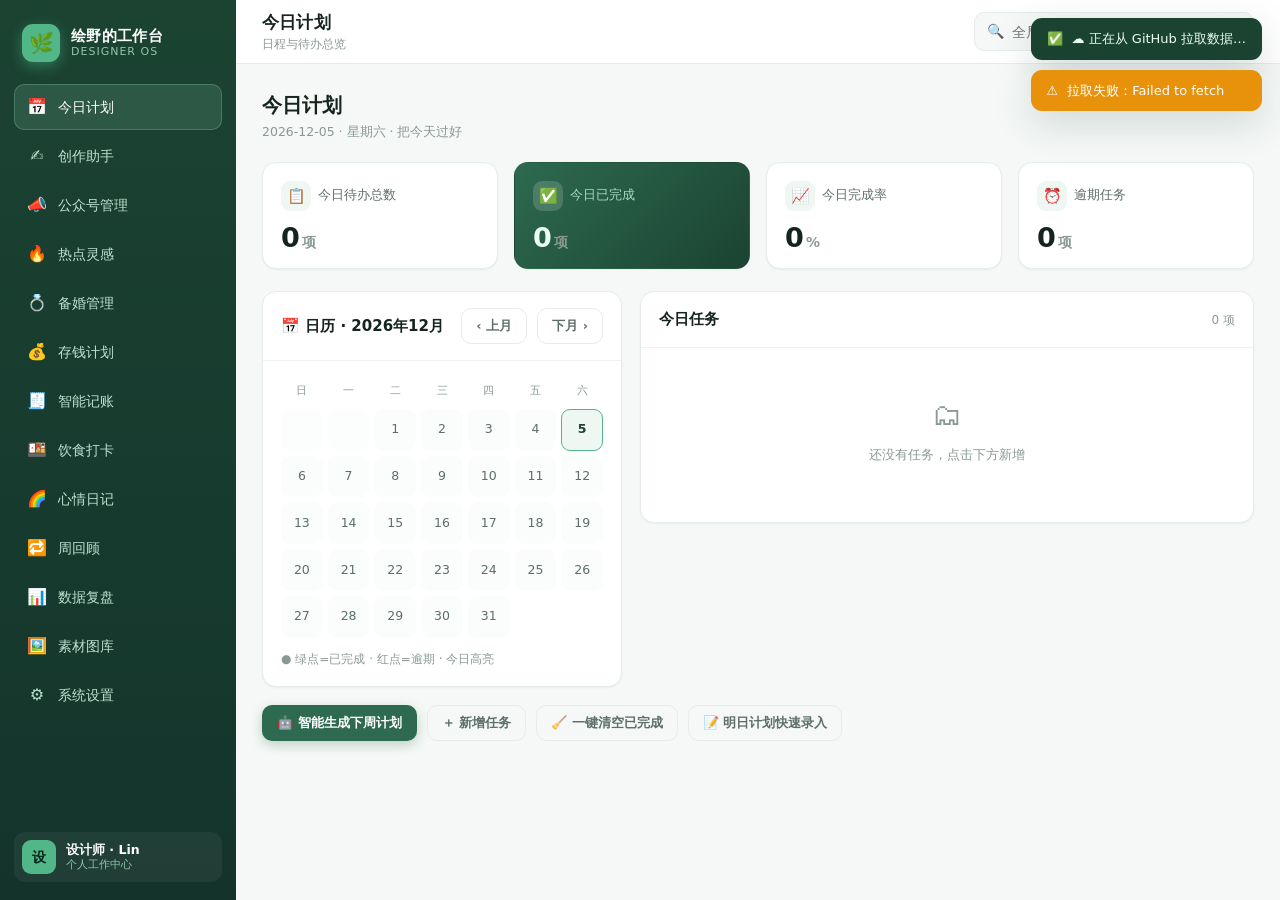
<file: index.html>
<!DOCTYPE html>
<html lang="zh-CN">
<head>
<script>window.__SEED_BACKUP__ = JSON.parse("{\"currentPage\": \"setting\", \"settings\": {\"userName\": \"\\u8bbe\\u8ba1\\u5e08 \\u00b7 \\u7ed8\\u91ce\", \"theme\": \"green\", \"remindTask\": true, \"remindSaving\": true, \"remindWedding\": true, \"autoBackup\": true, \"lockEnabled\": false, \"githubToken\": \"\", \"githubGistId\": \"\"}, \"todayTasks\": [{\"id\": \"t1\", \"title\": \"\\u786e\\u8ba4\\u5a5a\\u5bb4\\u9152\\u5e97\\u83dc\\u5355\", \"cat\": \"\\u5907\\u5a5a\", \"due\": \"2026-07-30 14:00\", \"status\": \"\\u5df2\\u5b8c\\u6210\", \"note\": \"\\u6838\\u5bf9\\u5fcc\\u53e3\\u4e0e\\u684c\\u6570\", \"remind\": true, \"doneAt\": \"2026-07-30\"}, {\"id\": \"t2\", \"title\": \"\\u6536\\u623f\\u9a8c\\u6536\\u9884\\u7ea6\", \"cat\": \"\\u88c5\\u4fee\", \"due\": \"2026-07-30 10:30\", \"status\": \"\\u5df2\\u5b8c\\u6210\", \"note\": \"\\u7269\\u4e1a\\u966a\\u540c\", \"remind\": true, \"doneAt\": \"2026-07-30 11:10\"}, {\"id\": \"t3\", \"title\": \"\\u516c\\u4f17\\u53f7\\u5468\\u66f4\\u6587\\u7ae0\\u6392\\u7248\", \"cat\": \"\\u81ea\\u5a92\\u4f53\", \"due\": \"2026-07-31T20:00\", \"status\": \"\\u5f85\\u529e\", \"note\": \"\\u88c5\\u4fee\\u907f\\u5751\\u5408\\u96c6\", \"remind\": true, \"doneAt\": null}, {\"id\": \"t5\", \"title\": \"\\u91c7\\u8d2d\\u559c\\u7cd6\\u6837\\u54c1\", \"cat\": \"\\u5907\\u5a5a\", \"due\": \"2026-08-10T16:00\", \"status\": \"\\u5f85\\u529e\", \"note\": \"\\u5bf9\\u6bd4 3 \\u5bb6\", \"remind\": true, \"doneAt\": null}], \"topics\": [{\"id\": \"tp1\", \"title\": \"\\u6bdb\\u576f\\u623f\\u9a8c\\u6536 9 \\u4e2a\\u5fc5\\u67e5\\u70b9\", \"platform\": \"\\u5c0f\\u7ea2\\u4e66\", \"track\": \"\\u9a8c\\u623f\", \"status\": \"\\u5df2\\u53d1\\u5e03\", \"script\": \"\", \"note\": \"\"}, {\"id\": \"tp2\", \"title\": \"\\u5a5a\\u623f\\u6536\\u7eb3 30 \\u4e2a\\u795e\\u4ed9\\u597d\\u7269\", \"platform\": \"\\u6296\\u97f3\", \"track\": \"\\u5907\\u5a5a\", \"status\": \"\\u5df2\\u62cd\\u6444\", \"script\": \"\", \"note\": \"\"}, {\"id\": \"tp3\", \"title\": \"\\u672c\\u5730\\u5a5a\\u793c\\u8ddf\\u62cd\\u907f\\u5751\\u6307\\u5357\", \"platform\": \"\\u5c0f\\u7ea2\\u4e66\", \"track\": \"\\u672c\\u5730\\u751f\\u6d3b\", \"status\": \"\\u672a\\u62cd\\u6444\", \"script\": \"\", \"note\": \"\"}, {\"id\": \"tp4\", \"title\": \"\\u88c5\\u4fee\\u62a5\\u4ef7\\u5355\\u600e\\u4e48\\u770b\\u624d\\u4e0d\\u88ab\\u5751\", \"platform\": \"\\u6296\\u97f3\", \"track\": \"\\u88c5\\u4fee\", \"status\": \"\\u672a\\u62cd\\u6444\", \"script\": \"\", \"note\": \"\"}], \"scripts\": [{\"id\": \"scex4r9hg5v\", \"title\": \"\\u5a5a\\u623f\\u6536\\u7eb3 30 \\u4e2a\\u795e\\u4ed9\\u597d\\u7269 \\u00b7 \\u62cd\\u6444+\\u526a\\u8f91\\u811a\\u672c\", \"createdAt\": \"2026-07-31 10:19\", \"status\": \"\\u8349\\u7a3f\", \"content\": \"\\u3010\\u9009\\u9898\\u3011\\u300a\\u5a5a\\u623f\\u6536\\u7eb3 30 \\u4e2a\\u795e\\u4ed9\\u597d\\u7269\\u300b\\n\\u3010\\u5e73\\u53f0\\u3011\\u6296\\u97f3 \\uff5c \\u3010\\u8d5b\\u9053\\u3011\\u5907\\u5a5a\\n\\n\\u2014\\u2014 \\u62cd\\u6444\\u811a\\u672c\\uff08\\u5206\\u955c\\u8868\\uff09\\u2014\\u2014\\n\\u955c\\u5934 | \\u666f\\u522b | \\u753b\\u9762\\u5185\\u5bb9 | \\u53e3\\u64ad / \\u53f0\\u8bcd | \\u65f6\\u957f | \\u8fd0\\u955c\\n1 \\uff5c \\u8fd1\\u666f \\uff5c \\u771f\\u4eba\\u51fa\\u955c + \\u75db\\u70b9\\u8868\\u60c5 \\uff5c \\u300c\\u5a5a\\u623f\\u6536\\u7eb3 30 \\u4e2a\\u795e\\u4ed9\\u597d\\u7269\\uff1f\\u6211\\u5f53\\u521d\\u4e5f\\u8e29\\u5751\\u4e86\\u300d \\uff5c 3s \\uff5c \\u56fa\\u5b9a / \\u5fae\\u63a8\\n2 \\uff5c \\u4e2d\\u666f \\uff5c \\u5c55\\u793a\\u95ee\\u9898\\u573a\\u666f \\uff5c \\u629b\\u51fa\\u95ee\\u9898\\uff0c\\u70b9\\u51fa\\u6700\\u62c5\\u5fc3\\u7684\\u70b9 \\uff5c 5s \\uff5c \\u6a2a\\u79fb\\n3 \\uff5c \\u7279\\u5199 \\uff5c \\u64cd\\u4f5c / \\u4ea7\\u54c1\\u7ec6\\u8282 \\uff5c \\u6838\\u5fc3\\u8981\\u70b9 1\\uff08\\u5e26\\u5177\\u4f53\\u6570\\u5b57\\uff09 \\uff5c 8s \\uff5c \\u56fa\\u5b9a\\n4 \\uff5c \\u7279\\u5199 \\uff5c \\u5bf9\\u6bd4 / \\u524d\\u540e \\uff5c \\u6838\\u5fc3\\u8981\\u70b9 2 \\uff5c 8s \\uff5c \\u7f29\\u653e\\n5 \\uff5c \\u4e2d\\u666f \\uff5c \\u771f\\u4eba\\u8bb2\\u89e3 \\uff5c \\u6838\\u5fc3\\u8981\\u70b9 3 \\uff5c 8s \\uff5c \\u56fa\\u5b9a\\n6 \\uff5c \\u8fd1\\u666f \\uff5c \\u771f\\u4eba\\u8ba4\\u771f\\u8138 \\uff5c \\u907f\\u5751\\u63d0\\u9192\\uff08\\u53cd\\u5e38\\u8bc6\\u8bb0\\u5fc6\\u70b9\\uff09 \\uff5c 6s \\uff5c \\u63a8\\n7 \\uff5c \\u8fd1\\u666f \\uff5c \\u771f\\u4eba\\u5fae\\u7b11 \\uff5c \\u7ed3\\u5c3e\\u5f15\\u5bfc\\uff1a\\u5173\\u6ce8 + \\u8bc4\\u8bba\\u533a\\u7559\\u9700\\u6c42 \\uff5c 5s \\uff5c \\u62c9\\u8fdc\\n\\n\\u2014\\u2014 \\u526a\\u8f91\\u811a\\u672c \\u2014\\u2014\\n\\u00b7 \\u8282\\u594f\\uff1a\\u524d 3 \\u79d2\\u5fc5\\u987b\\u51fa\\u94a9\\u5b50\\uff1b\\u5355\\u955c\\u5934 \\u2264 8s\\uff1b\\u5361\\u70b9\\u526a\\u8f91\\uff1b\\u6210\\u7247 40\\u201350s \\u6700\\u4f73\\u3002\\n\\u00b7 \\u5b57\\u5e55\\uff1a\\u5927\\u5b57\\u53f7\\u5e95\\u90e8\\u5c45\\u4e2d\\uff1b\\u5173\\u952e\\u6570\\u5b57 / \\u4ef7\\u683c\\u9ad8\\u4eae\\u6210\\u5f69\\u8272\\u3002\\n\\u00b7 \\u8f6c\\u573a\\uff1a\\u8981\\u70b9\\u4e4b\\u95f4\\u7528\\u300c\\u7f29\\u653e + \\u786c\\u5207\\u300d\\uff0c\\u907f\\u514d\\u82b1\\u54e8\\u8f6c\\u573a\\u62a2\\u5185\\u5bb9\\u3002\\n\\u00b7 BGM\\uff1a\\u5f00\\u573a\\u8f7b\\u5feb\\u60ac\\u7591 \\u2192 \\u4e2d\\u6bb5\\u6301\\u5e73 \\u2192 \\u7ed3\\u5c3e\\u4e0a\\u626c\\uff1b\\u4eba\\u58f0\\u4f18\\u5148\\uff0cBGM \\u538b\\u5230 15%\\u3002\\n\\u00b7 \\u5c01\\u9762\\uff1a\\u5927\\u5b57\\u6807\\u9898 + \\u771f\\u4eba\\u5938\\u5f20\\u8868\\u60c5 + \\u9ad8\\u5bf9\\u6bd4\\u5e95\\u8272\\uff0c3 \\u79d2\\u5185\\u770b\\u61c2\\u3002\\n\\u00b7 \\u53d1\\u5e03\\u6587\\u6848\\uff1a\\n  \\u6807\\u9898\\uff1a\\u5a5a\\u623f\\u6536\\u7eb3 30 \\u4e2a\\u795e\\u4ed9\\u597d\\u7269\\uff08\\u9644 emoji + \\u6570\\u5b57\\uff09\\n  \\u524d 3 \\u884c\\uff1a\\u94a9\\u5b50 + \\u7ed3\\u8bba + \\u5229\\u76ca\\u70b9\\n  \\u8bdd\\u9898\\uff1a#\\u5907\\u5a5a #\\u5e72\\u8d27 #\\u907f\\u5751 #\\u597d\\u7269\\u5206\\u4eab\\n  \\u5f15\\u5bfc\\uff1a\\u8bc4\\u8bba\\u533a\\u6263\\u300c1\\u300d\\u9886 checklist\\n\\n\\uff08\\u5728\\u7f16\\u8f91\\u91cc\\u628a\\u8981\\u70b9\\u66ff\\u6362\\u6210\\u4f60\\u7684\\u771f\\u5b9e\\u7d20\\u6750\\u5373\\u53ef\\uff09\"}, {\"id\": \"scqm123v0v6\", \"title\": \"\\u5a5a\\u623f\\u6536\\u7eb3 30 \\u4e2a\\u795e\\u4ed9\\u597d\\u7269 \\u00b7 \\u811a\\u672c\", \"createdAt\": \"2026-07-30 13:38\", \"status\": \"\\u8349\\u7a3f\", \"content\": \"\\uff08\\u57fa\\u4e8e\\u9009\\u9898\\u300a\\u5a5a\\u623f\\u6536\\u7eb3 30 \\u4e2a\\u795e\\u4ed9\\u597d\\u7269\\u300b\\u81ea\\u52a8\\u751f\\u6210\\u53e3\\u64ad\\u6846\\u67b6\\uff09\"}, {\"id\": \"sc1\", \"title\": \"\\u6bdb\\u576f\\u623f\\u9a8c\\u6536\\u53e3\\u64ad\\u811a\\u672c\", \"createdAt\": \"2026-07-22 09:12\", \"status\": \"\\u5df2\\u5b8c\\u6210\", \"content\": \"\\u5f00\\u5934\\u94a9\\u5b50+9\\u4e2a\\u8981\\u70b9+\\u5f15\\u5bfc\\u5173\\u6ce8\"}, {\"id\": \"sc2\", \"title\": \"\\u5907\\u5a5a\\u6536\\u7eb3\\u597d\\u7269\\u811a\\u672c\", \"createdAt\": \"2026-07-25 15:40\", \"status\": \"\\u8349\\u7a3f\", \"content\": \"\"}], \"schedules\": [{\"id\": \"sd1\", \"date\": \"2026-07-30\", \"type\": \"\\u62cd\\u6444\", \"title\": \"\\u5a5a\\u623f\\u6536\\u7eb3\\u597d\\u7269\"}, {\"id\": \"sd2\", \"date\": \"2026-07-29\", \"type\": \"\\u53d1\\u5e03\", \"title\": \"\\u6bdb\\u576f\\u623f\\u9a8c\\u6536 9 \\u8981\\u70b9\"}, {\"id\": \"sd3\", \"date\": \"2026-08-02\", \"type\": \"\\u62cd\\u6444\", \"title\": \"\\u672c\\u5730\\u5a5a\\u793c\\u8ddf\\u62cd\\u907f\\u5751\"}], \"articles\": [{\"id\": \"ar3by9difa4\", \"title\": \"AI \\u751f\\u6210 \\u00b7 2026/7/30 \\u7075\\u611f\\u6587\", \"createdAt\": \"2026-07-30 14:32\", \"status\": \"\\u8349\\u7a3f\", \"body\": \"\\u3010\\u5bfc\\u8bed\\u3011\\u4eca\\u5929\\u804a\\u4e00\\u4e2a\\u5907\\u5a5a / \\u88c5\\u4fee\\u91cc\\u5927\\u5bb6\\u6700\\u5173\\u5fc3\\u7684\\u95ee\\u9898\\uff0c\\u5148\\u8bf4\\u7ed3\\u8bba\\uff0c\\u518d\\u8bb2\\u539f\\u56e0\\u3002\\n\\n\\u3010\\u6b63\\u6587\\u3011\\n\\u4e00\\u3001\\u73b0\\u72b6\\u4e0e\\u5e38\\u89c1\\u8bef\\u533a\\n\\u4e8c\\u30013 \\u4e2a\\u53ef\\u843d\\u5730\\u7684\\u5b9e\\u64cd\\u5efa\\u8bae\\n\\u4e09\\u3001\\u907f\\u5751\\u6e05\\u5355\\uff08\\u7167\\u7740\\u505a\\u80fd\\u7701\\u4e00\\u7b14\\uff09\\n\\n\\u3010\\u7ed3\\u5c3e\\u3011\\u89c9\\u5f97\\u6709\\u7528\\u8bb0\\u5f97\\u6536\\u85cf\\uff0c\\u5173\\u6ce8\\u300c\\u7ed8\\u91ce\\u300d\\u6301\\u7eed\\u66f4\\u65b0\\u5e72\\u8d27\\u3002\\uff08\\u5728\\u7f16\\u8f91\\u91cc\\u66ff\\u6362\\u4e3a\\u4f60\\u7684\\u771f\\u5b9e\\u5185\\u5bb9\\uff09\"}, {\"id\": \"arfw6fpsf55\", \"title\": \"AI \\u751f\\u6210 \\u00b7 2026/7/30 \\u7075\\u611f\\u6587\", \"createdAt\": \"2026-07-30 13:38\", \"status\": \"\\u8349\\u7a3f\"}, {\"id\": \"ar1\", \"title\": \"\\u88c5\\u4fee\\u524d\\u5fc5\\u770b\\u7684 20 \\u4e2a\\u7ec6\\u8282\", \"createdAt\": \"2026-07-20 10:00\", \"status\": \"\\u8349\\u7a3f\"}, {\"id\": \"ar2\", \"title\": \"\\u5907\\u5a5a\\u9884\\u7b97\\u600e\\u4e48\\u5206\\u914d\\u6700\\u5408\\u7406\", \"createdAt\": \"2026-07-28 21:30\", \"status\": \"\\u8349\\u7a3f\", \"publishAt\": \"2026-08-01 08:00\"}, {\"id\": \"ar3\", \"title\": \"\\u672c\\u5468\\u9a8c\\u623f\\u5b9e\\u5f55\\uff08\\u8349\\u7a3f\\uff09\", \"createdAt\": \"2026-07-29 19:00\", \"status\": \"\\u8349\\u7a3f\"}], \"hotspots\": [{\"id\": \"h1\", \"rank\": 1, \"title\": \"\\u4eca\\u5e74\\u5a5a\\u793c\\u6d41\\u884c\\u300c\\u5c0f\\u800c\\u7f8e\\u300d\\u6237\\u5916\\u4eea\\u5f0f\", \"heat\": 982130, \"track\": \"\\u5907\\u5a5a\"}, {\"id\": \"h2\", \"rank\": 2, \"title\": \"\\u8001\\u623f\\u6539\\u9020\\u7206\\u706b\\uff0c\\u5e74\\u8f7b\\u4eba\\u7231\\u4e70\\u4e8c\\u624b\\u623f\", \"heat\": 874520, \"track\": \"\\u88c5\\u4fee\"}, {\"id\": \"h3\", \"rank\": 3, \"title\": \"\\u672c\\u5730\\u751f\\u6d3b\\u300cCity Walk \\u5a5a\\u793c\\u8ddf\\u62cd\\u300d\\u51fa\\u5708\", \"heat\": 765440, \"track\": \"\\u672c\\u5730\\u751f\\u6d3b\"}, {\"id\": \"h4\", \"rank\": 4, \"title\": \"\\u5a5a\\u7eb1\\u79df\\u8fd8\\u662f\\u4e70\\uff1f\\u7b97\\u5b8c\\u8d26\\u6211\\u6c89\\u9ed8\\u4e86\", \"heat\": 701220, \"track\": \"\\u5907\\u5a5a\"}, {\"id\": \"h5\", \"rank\": 5, \"title\": \"\\u5c0f\\u6237\\u578b\\u6536\\u7eb3\\u795e\\u5668\\u6d4b\\u8bc4\", \"heat\": 654300, \"track\": \"\\u88c5\\u4fee\"}, {\"id\": \"h6\", \"rank\": 6, \"title\": \"\\u5907\\u5a5a\\u6e05\\u5355 100 \\u9879\\uff0c\\u7167\\u7740\\u6284\", \"heat\": 598210, \"track\": \"\\u5907\\u5a5a\"}, {\"id\": \"h7\", \"rank\": 7, \"title\": \"\\u65b0\\u623f\\u9664\\u919b\\u5230\\u5e95\\u6709\\u6ca1\\u6709\\u7528\", \"heat\": 543900, \"track\": \"\\u88c5\\u4fee\"}, {\"id\": \"h8\", \"rank\": 8, \"title\": \"\\u5a5a\\u793c\\u56db\\u5927\\u91d1\\u521a\\u600e\\u4e48\\u9009\\u4e0d\\u8e29\\u96f7\", \"heat\": 498700, \"track\": \"\\u5907\\u5a5a\"}, {\"id\": \"h9\", \"rank\": 9, \"title\": \"\\u672c\\u5730\\u5b9d\\u85cf\\u5a5a\\u5bb4\\u9152\\u5e97\\u76d8\\u70b9\", \"heat\": 451200, \"track\": \"\\u672c\\u5730\\u751f\\u6d3b\"}, {\"id\": \"h10\", \"rank\": 10, \"title\": \"\\u5907\\u5a5a\\u671f\\u5982\\u4f55\\u517c\\u987e\\u5de5\\u4f5c\\u4e0d\\u5d29\\u6e83\", \"heat\": 412800, \"track\": \"\\u672c\\u5730\\u751f\\u6d3b\"}], \"wedding\": {\"weddingDate\": \"2026-09-28\", \"totalBudget\": 60000, \"groups\": {\"\\u5a5a\\u623f\\u88c5\\u4fee & \\u6536\\u623f\\u9a8c\\u6536\": [{\"id\": \"w1\", \"title\": \"\\u6536\\u623f\\u9a8c\\u6536\", \"plan\": \"2026-07-28\", \"status\": \"\\u5f85\\u529e\", \"note\": \"\\u5df2\\u9a8c\\u623f\\uff0c\\u65e0\\u5927\\u95ee\\u9898\"}, {\"id\": \"w2\", \"title\": \"\\u786e\\u5b9a\\u88c5\\u4fee\\u516c\\u53f8\", \"plan\": \"2026-08-15\", \"status\": \"\\u8fdb\\u884c\\u4e2d\", \"note\": \"\\u6bd4\\u4ef7\\u4e2d\"}, {\"id\": \"w3\", \"title\": \"\\u786c\\u88c5\\u5f00\\u5de5\", \"plan\": \"2026-09-01\", \"status\": \"\\u5f85\\u529e\", \"note\": \"\"}, {\"id\": \"w4\", \"title\": \"\\u8f6f\\u88c5\\u8fdb\\u573a\", \"plan\": \"2026-11-10\", \"status\": \"\\u5f85\\u529e\", \"note\": \"\"}], \"\\u5a5a\\u5bb4\\u9152\\u5e97\\u9884\\u8ba2\": [{\"id\": \"w5\", \"title\": \"\\u9501\\u5b9a\\u5a5a\\u5bb4\\u9152\\u5e97\", \"plan\": \"2026-08-10\", \"status\": \"\\u5df2\\u5b8c\\u6210\", \"note\": \"\\u5339\\u683c\\u6f6e\\u6d3e\"}, {\"id\": \"w6\", \"title\": \"\\u8bd5\\u83dc\\u786e\\u8ba4\\u83dc\\u5355\", \"plan\": \"2026-09-20\", \"status\": \"\\u5df2\\u5b8c\\u6210\", \"note\": \"\"}], \"\\u5a5a\\u5e86\\u56e2\\u961f\\u5bf9\\u63a5\": [{\"id\": \"w7\", \"title\": \"\\u9009\\u5b9a\\u5a5a\\u5e86\\u7b56\\u5212\", \"plan\": \"2026-08-20\", \"status\": \"\\u5f85\\u529e\", \"note\": \"\"}, {\"id\": \"w8\", \"title\": \"\\u786e\\u8ba4\\u6d41\\u7a0b\\u811a\\u672c\", \"plan\": \"2026-11-01\", \"status\": \"\\u5f85\\u529e\", \"note\": \"\"}], \"\\u56db\\u5927\\u91d1\\u521a\\u9884\\u7ea6\": [{\"id\": \"w10\", \"title\": \"\\u9884\\u7ea6\\u6444\\u50cf\", \"plan\": \"2026-08-25\", \"status\": \"\\u5f85\\u529e\", \"note\": \"\"}, {\"id\": \"w11\", \"title\": \"\\u9884\\u7ea6\\u5316\\u5986\", \"plan\": \"2026-09-05\", \"status\": \"\\u5f85\\u529e\", \"note\": \"\"}], \"\\u5a5a\\u7eb1\\u793c\\u670d & \\u9996\\u9970\": [{\"id\": \"w13\", \"title\": \"\\u6311\\u9009\\u4e3b\\u5a5a\\u7eb1\", \"plan\": \"2026-09-15\", \"status\": \"\\u5f85\\u529e\", \"note\": \"\"}, {\"id\": \"w14\", \"title\": \"\\u7537\\u58eb\\u897f\\u88c5\\u5b9a\\u5236\", \"plan\": \"2026-10-01\", \"status\": \"\\u5f85\\u529e\", \"note\": \"\"}, {\"id\": \"w15\", \"title\": \"\\u5a5a\\u6212\\u9009\\u8d2d\", \"plan\": \"2026-10-10\", \"status\": \"\\u8fdb\\u884c\\u4e2d\", \"note\": \"\\u770b\\u4e2d\\u5bf9\\u6212\"}], \"\\u5bb6\\u7eba\\u91c7\\u8d2d & \\u559c\\u7cd6\\u4f34\\u624b\\u793c\": [{\"id\": \"w16\", \"title\": \"\\u56db\\u4ef6\\u5957\\u91c7\\u8d2d\", \"plan\": \"2026-10-15\", \"status\": \"\\u5df2\\u5b8c\\u6210\", \"note\": \"\"}, {\"id\": \"w17\", \"title\": \"\\u559c\\u7cd6\\u6837\\u54c1\\u4e0b\\u5355\", \"plan\": \"2026-08-30\", \"status\": \"\\u8fdb\\u884c\\u4e2d\", \"note\": \"\\u5bf9\\u6bd4 3 \\u5bb6\"}], \"\\u5a5a\\u793c VI & \\u7269\\u6599\\u8bbe\\u8ba1\": [{\"id\": \"w18\", \"title\": \"\\u8bf7\\u67ec\\u8bbe\\u8ba1\", \"plan\": \"2026-10-20\", \"status\": \"\\u5f85\\u529e\", \"note\": \"\"}, {\"id\": \"w19\", \"title\": \"\\u8fce\\u5bbe\\u724c / \\u684c\\u5361\", \"plan\": \"2026-11-05\", \"status\": \"\\u5f85\\u529e\", \"note\": \"\"}], \"\\u5a5a\\u524d\\u4f53\\u68c0 & \\u5907\\u5b55\\u51c6\\u5907\": [{\"id\": \"w20\", \"title\": \"\\u5a5a\\u524d\\u4f53\\u68c0\\u9884\\u7ea6\", \"plan\": \"2026-09-10\", \"status\": \"\\u5f85\\u529e\", \"note\": \"\"}, {\"id\": \"w21\", \"title\": \"\\u53f6\\u9178\\u7b49\\u8425\\u517b\\u8865\\u5145\", \"plan\": \"2026-08-01\", \"status\": \"\\u8fdb\\u884c\\u4e2d\", \"note\": \"\\u5df2\\u8d2d\"}]}, \"budgetLedger\": [], \"files\": []}, \"savings\": [{\"id\": \"s4d88031ih\", \"name\": \"\\u5e94\\u6025\\u5907\\u7528\\u91d1\", \"target\": 15000, \"deadline\": \"2027-07-30\", \"note\": \"\", \"records\": [{\"id\": \"r5eu3d1szv\", \"time\": \"2026-07-30\", \"amount\": 30, \"note\": \"\\u7ed3\\u4f59\"}, {\"id\": \"rgmxpip773\", \"time\": \"2026-07-31\", \"amount\": 30, \"note\": \"\\u7ed3\\u4f59\"}]}], \"transactions\": [], \"diet\": {\"today\": {\"date\": \"2026-07-30\", \"meals\": {\"\\u65e9\\u9910\": {\"done\": false, \"kcal\": 0, \"photo\": \"\\ud83e\\udd6a\"}, \"\\u5348\\u9910\": {\"done\": false, \"kcal\": 0, \"photo\": \"\\ud83c\\udf71\"}, \"\\u665a\\u9910\": {\"done\": false, \"kcal\": 0, \"photo\": \"\\ud83c\\udf7d\\ufe0f\"}}, \"target\": 1800}, \"monthRate\": 0.82, \"history\": []}, \"moods\": [{\"id\": \"mx98ajzw1c\", \"date\": \"2026-07-31\", \"mood\": \"\\u5e73\\u9759\", \"weather\": \"\\u6674\\uff0c39\", \"text\": \"\\u4e00\\u5806\\u4e8b\"}, {\"id\": \"m1\", \"date\": \"2026-07-29\", \"mood\": \"\\u5e73\\u9759\", \"weather\": \"\\u2600\\ufe0f \\u6674\", \"text\": \"\\u9a8c\\u6536\\u987a\\u5229\\uff0c\\u88c5\\u4fee\\u516c\\u53f8\\u4e5f\\u804a\\u5f97\\u4e0d\\u9519\\u3002\"}], \"reviews\": [{\"id\": \"rv1\", \"week\": \"2026-07-21 ~ 2026-07-27\", \"done\": [\"\\u5b8c\\u6210\\u6536\\u623f\\u9a8c\\u6536\", \"\\u53d1\\u5e03 1 \\u7bc7\\u516c\\u4f17\\u53f7\", \"\\u5b58\\u94b1\\u76ee\\u6807 +5500\"], \"undone\": [\"\\u5a5a\\u5bb4\\u9152\\u5e97\\u672a\\u5b9a\", \"\\u811a\\u672c\\u4ec5 1 \\u7bc7\"], \"problem\": \"\\u65f6\\u95f4\\u5206\\u6563\\uff0c\\u5907\\u5a5a\\u63a8\\u8fdb\\u6162\", \"plan\": [\"\\u672c\\u5468\\u9501\\u5b9a\\u9152\\u5e97\", \"\\u6bcf\\u65e5 1 \\u6761\\u811a\\u672c\", \"\\u9884\\u7b97\\u91cd\\u7b97\"], \"goal\": [\"\\u9152\\u5e97\\u5b9a\\u91d1\", \"\\u811a\\u672c x3\"]}, {\"id\": \"rv2\", \"week\": \"2026-07-14 ~ 2026-07-20\", \"done\": [\"\\u786e\\u5b9a\\u5bf9\\u6212\", \"\\u8bb0\\u8d26\\u4f53\\u7cfb\\u642d\\u597d\"], \"undone\": [\"\\u8f6f\\u88c5\\u65b9\\u6848\"], \"problem\": \"\\u517c\\u804c\\u5360\\u7528\\u5468\\u672b\", \"plan\": [\"\\u6392\\u671f\\u524d\\u7f6e\"], \"goal\": [\"\\u5bf9\\u6212\\u5b9a\\u91d1\"]}], \"svreviews\": [{\"id\": \"sv4ocnonxnj\", \"platform\": \"\\u5c0f\\u7ea2\\u4e66\", \"title\": \"\\u6536\\u623f\\u5343\\u4e07\\u522b\\u5148\\u7b7e\\u5b57\\uff0190%%\\u7684\\u4e1a\\u4e3b\\u90fd\\u8e29\\u8fc7\\u8fd9\\u4e2a\\u5751 \", \"link\": \"http://xhslink.cn/o/2LNWLyT25DJ \", \"publishDate\": \"2026-07-24\", \"play\": 138, \"like\": 3, \"comment\": 1, \"fav\": 2, \"share\": 0, \"finish\": 0, \"tag\": \"\\u9a8c\\u623f\", \"note\": \"\"}, {\"id\": \"svpzhsxursu\", \"platform\": \"\\u6296\\u97f3\", \"title\": \"\\u6536\\u623f\\u5343\\u4e07\\u522b\\u5148\\u7b7e\\u5b57\\uff0190%%\\u7684\\u4e1a\\u4e3b\\u90fd\\u8e29\\u8fc7\\u8fd9\\u4e2a\\u5751 \", \"link\": \"2.05 \\u590d\\u5236\\u6253\\u5f00\\u6296\\u97f3\\uff0c\\u770b\\u770b\\u3010\\u5c0f\\u8d75\\u548c\\u5c0f\\u8463\\u7684\\u89c6\\u89c9\\u65b0\\u5c45\\u7684\\u4f5c\\u54c1\\u3011\\u6536\\u623f\\u5343\\u4e07\\u522b\\u5148\\u7b7e\\u5b57\\uff019https://v.douyin.com/NymzMLx0AlE/ Z@M.JV qre:/ 02/28 :3pm \", \"publishDate\": \"2026-07-24\", \"play\": 553, \"like\": 8, \"comment\": 2, \"fav\": 1, \"share\": 1, \"finish\": 1.25, \"tag\": \"\\u9a8c\\u623f\", \"note\": \"\"}], \"materials\": [{\"id\": \"mt1\", \"name\": \"\\u5a5a\\u5e86\\u5c01\\u9762\\u6a21\\u677f-01\", \"cat\": \"\\u5c01\\u9762\\u6a21\\u677f\", \"type\": \"psd\", \"time\": \"2026-07-10\"}, {\"id\": \"mt2\", \"name\": \"\\u7247\\u5934\\u52a8\\u753b-\\u5a5a\\u793c\", \"cat\": \"\\u7247\\u5934\\u7247\\u5c3e\", \"type\": \"mp4\", \"time\": \"2026-07-12\"}, {\"id\": \"mt3\", \"name\": \"\\u9a8c\\u623f\\u5b9e\\u62cd-\\u5ba2\\u5385\", \"cat\": \"\\u5b9e\\u62cd\\u7d20\\u6750\", \"type\": \"jpg\", \"time\": \"2026-07-20\"}, {\"id\": \"mt4\", \"name\": \"IP\\u5f62\\u8c61-\\u559c\\u9e4a\", \"cat\": \"IP \\u7d20\\u6750\", \"type\": \"ai\", \"time\": \"2026-07-15\"}, {\"id\": \"mt5\", \"name\": \"\\u5907\\u5a5a\\u6d77\\u62a5\\u6e90\\u6587\\u4ef6\", \"cat\": \"\\u6d77\\u62a5\\u6e90\\u6587\\u4ef6\", \"type\": \"psd\", \"time\": \"2026-07-22\"}, {\"id\": \"mt6\", \"name\": \"\\u88c5\\u4fee\\u524d\\u540e\\u5bf9\\u6bd4\", \"cat\": \"\\u88c5\\u4fee\\u7d20\\u6750\", \"type\": \"jpg\", \"time\": \"2026-07-25\"}, {\"id\": \"mt7\", \"name\": \"\\u5a5a\\u793c\\u8bf7\\u67ec\\u6a21\\u677f\", \"cat\": \"\\u5907\\u5a5a\\u7d20\\u6750\", \"type\": \"ai\", \"time\": \"2026-07-26\"}], \"materialCats\": [\"\\u5c01\\u9762\\u6a21\\u677f\", \"\\u7247\\u5934\\u7247\\u5c3e\", \"\\u5b9e\\u62cd\\u7d20\\u6750\", \"IP \\u7d20\\u6750\", \"\\u6d77\\u62a5\\u6e90\\u6587\\u4ef6\", \"\\u5907\\u5a5a\\u7d20\\u6750\", \"\\u88c5\\u4fee\\u7d20\\u6750\"]}");</script>

<meta charset="UTF-8" />
<meta name="viewport" content="width=device-width, initial-scale=1.0" />
<meta http-equiv="Cache-Control" content="no-cache, no-store, must-revalidate" />
<meta http-equiv="Pragma" content="no-cache" />
<meta http-equiv="Expires" content="0" />
<title>绘野的工作台 · 个人管理中心</title>
<meta name="mobile-web-app-capable" content="yes" />
<meta name="apple-mobile-web-app-capable" content="yes" />
<meta name="apple-mobile-web-app-status-bar-style" content="black-translucent" />
<meta name="apple-mobile-web-app-title" content="绘野的工作台" />
<meta name="theme-color" content="#1b4332" />
<style>
/* =========================================================
   绘野的工作台 · 设计系统 (Designer OS)
   主色：墨绿 / 风格：极简 · 干净 · 轻量 · 设计师工作台
   ========================================================= */
:root{
  --green-900:#14342b;
  --green-800:#1b4332;
  --green-700:#2d6a4f;
  --green-600:#40916c;
  --green-500:#52b788;
  --green-300:#95d5b2;
  --green-100:#d8f3dc;
  --green-050:#eef7f1;

  --bg:#f5f8f6;
  --surface:#ffffff;
  --surface-2:#fbfdfc;
  --text:#16241e;
  --text-2:#5d6f67;
  --text-3:#8a9a92;
  --border:#e6ece9;
  --border-2:#eef3f0;

  --danger:#e5484d;
  --danger-bg:#fdecec;
  --warn:#e8920c;
  --warn-bg:#fdf3e3;
  --blue:#2f6fed;
  --blue-bg:#eaf1fe;
  --purple:#7c5cff;
  --purple-bg:#efeafe;

  --radius:14px;
  --radius-sm:10px;
  --radius-xs:8px;
  --shadow-sm:0 1px 2px rgba(20,52,43,.05);
  --shadow:0 1px 3px rgba(20,52,43,.06), 0 8px 24px rgba(20,52,43,.07);
  --shadow-lg:0 12px 40px rgba(20,52,43,.16);
  --sidebar-w:236px;
  --font:'PingFang SC','Microsoft YaHei','Segoe UI',-apple-system,system-ui,sans-serif;
}

*{box-sizing:border-box;margin:0;padding:0;}
html,body{height:100%;}
body{
  font-family:var(--font);
  background:var(--bg);
  color:var(--text);
  font-size:14px;
  line-height:1.5;
  -webkit-font-smoothing:antialiased;
}
::selection{background:var(--green-100);}
button{font-family:inherit;cursor:pointer;}
input,select,textarea{font-family:inherit;font-size:14px;}
a{color:inherit;text-decoration:none;}

/* ---------- Layout ---------- */
.app{display:flex;height:100vh;overflow:hidden;}

.sidebar{
  width:var(--sidebar-w);
  flex:0 0 var(--sidebar-w);
  background:linear-gradient(180deg,var(--green-800),var(--green-900));
  color:#dff3e8;
  display:flex;
  flex-direction:column;
  padding:18px 14px;
  position:relative;
}
.brand{display:flex;align-items:center;gap:11px;padding:6px 8px 18px;}
.brand-mark{
  width:38px;height:38px;border-radius:11px;
  background:var(--green-500);
  display:grid;place-items:center;font-size:20px;
  box-shadow:0 4px 14px rgba(82,183,136,.45);
}
.brand-text{display:flex;flex-direction:column;line-height:1.2;}
.brand-text strong{font-size:15px;color:#fff;letter-spacing:.3px;}
.brand-text span{font-size:11px;color:#8fc7a8;letter-spacing:1px;text-transform:uppercase;}

.nav{display:flex;flex-direction:column;gap:3px;flex:1;overflow-y:auto;padding-top:4px;}
.nav::-webkit-scrollbar{width:0;}
.nav-item{
  display:flex;align-items:center;gap:11px;
  padding:10px 12px;border-radius:10px;
  color:#bfe0d0;font-size:13.5px;font-weight:500;
  border:1px solid transparent;
  transition:background .15s,color .15s,transform .1s;
  position:relative;
}
.nav-item .ico{font-size:16px;width:20px;text-align:center;filter:saturate(1.1);}
.nav-item .badge{
  margin-left:auto;background:var(--green-600);color:#fff;
  font-size:11px;padding:1px 7px;border-radius:20px;font-weight:600;
}
.nav-item:hover{background:rgba(149,213,178,.10);color:#fff;}
.nav-item.active{
  background:rgba(149,213,178,.16);color:#fff;
  border-color:rgba(149,213,178,.28);
}
.nav-item.active::before{
  content:"";position:absolute;left:-14px;top:50%;transform:translateY(-50%);
  width:4px;height:20px;border-radius:0 4px 4px 0;background:var(--green-300);
}
.nav-sep{height:1px;background:rgba(149,213,178,.12);margin:10px 8px;}

.sidebar-foot{margin-top:auto;padding-top:12px;}
.user-chip{display:flex;align-items:center;gap:10px;padding:8px;border-radius:11px;background:rgba(255,255,255,.05);}
.avatar{width:34px;height:34px;border-radius:9px;background:var(--green-500);display:grid;place-items:center;color:#06251a;font-weight:700;}
.user-meta{display:flex;flex-direction:column;line-height:1.25;}
.user-meta strong{font-size:12.5px;color:#fff;}
.user-meta span{font-size:11px;color:#8fc7a8;}

.main{flex:1;display:flex;flex-direction:column;overflow:hidden;min-width:0;}
.topbar{
  height:64px;flex:0 0 64px;background:var(--surface);
  border-bottom:1px solid var(--border);
  display:flex;align-items:center;gap:16px;padding:0 26px;
}
.topbar .title{display:flex;flex-direction:column;}
.topbar .title h1{font-size:17px;font-weight:700;letter-spacing:.2px;}
.topbar .title span{font-size:12px;color:var(--text-3);}
.topbar .spacer{flex:1;}
.topbar .global-search{
  display:flex;align-items:center;gap:8px;
  background:var(--bg);border:1px solid var(--border);
  border-radius:10px;padding:8px 12px;width:280px;color:var(--text-3);
}
.topbar .global-search input{border:0;background:transparent;outline:none;flex:1;color:var(--text);}

.content{flex:1;overflow-y:auto;padding:26px;scroll-behavior:smooth;}
.content::-webkit-scrollbar{width:9px;}
.content::-webkit-scrollbar-thumb{background:#d6e0db;border-radius:9px;border:2px solid var(--bg);}

/* ---------- Page header ---------- */
.page-head{display:flex;align-items:flex-end;justify-content:space-between;margin-bottom:20px;flex-wrap:wrap;gap:12px;}
.page-head h2{font-size:20px;font-weight:700;}
.page-head p{font-size:12.5px;color:var(--text-3);margin-top:3px;}
.head-actions{display:flex;gap:10px;flex-wrap:wrap;}

/* ---------- Stat cards ---------- */
.stat-grid{display:grid;grid-template-columns:repeat(4,1fr);gap:16px;margin-bottom:22px;}
.stat-card{
  background:var(--surface);border:1px solid var(--border);
  border-radius:var(--radius);padding:18px 18px 16px;box-shadow:var(--shadow-sm);
  position:relative;overflow:hidden;
}
.stat-card .label{font-size:12.5px;color:var(--text-2);display:flex;align-items:center;gap:7px;}
.stat-card .ico{width:30px;height:30px;border-radius:9px;display:grid;place-items:center;font-size:15px;background:var(--green-050);color:var(--green-700);}
.stat-card .value{font-size:27px;font-weight:750;margin-top:12px;letter-spacing:.3px;line-height:1.1;}
.stat-card .value small{font-size:14px;font-weight:600;color:var(--text-3);margin-left:2px;}
.stat-card .sub{font-size:12px;color:var(--text-3);margin-top:6px;}
.stat-card.accent{background:linear-gradient(135deg,var(--green-700),var(--green-800));border-color:transparent;color:#eafff2;}
.stat-card.accent .label{color:#a9d8c1;}
.stat-card.accent .ico{background:rgba(255,255,255,.16);color:#fff;}
.stat-card.accent .sub{color:#bfe6d3;}
.stat-card.warn .value{color:var(--danger);}

/* ---------- Cards / panels ---------- */
.card{
  background:var(--surface);border:1px solid var(--border);
  border-radius:var(--radius);box-shadow:var(--shadow-sm);
}
.card-head{display:flex;align-items:center;justify-content:space-between;padding:16px 18px;border-bottom:1px solid var(--border-2);}
.card-head h3{font-size:15px;font-weight:700;display:flex;align-items:center;gap:8px;}
.card-head .sub{font-size:12px;color:var(--text-3);}
.card-body{padding:18px;}

.grid-2{display:grid;grid-template-columns:1fr 1fr;gap:18px;}
.grid-3{display:grid;grid-template-columns:repeat(3,1fr);gap:16px;}
.split{display:grid;grid-template-columns:360px 1fr;gap:18px;align-items:start;}

/* ---------- Buttons ---------- */
.btn{
  display:inline-flex;align-items:center;gap:6px;justify-content:center;
  border:1px solid transparent;border-radius:10px;padding:8px 14px;
  font-size:13px;font-weight:600;transition:all .14s;white-space:nowrap;
  background:var(--bg);color:var(--text-2);
}
.btn:hover{filter:brightness(.98);transform:translateY(-1px);}
.btn:active{transform:translateY(0);}
.btn-primary{background:var(--green-700);color:#fff;box-shadow:0 4px 12px rgba(45,106,79,.28);}
.btn-primary:hover{background:var(--green-800);}
.btn-ghost{background:transparent;border-color:var(--border);color:var(--text-2);}
.btn-ghost:hover{background:var(--bg);}
.btn-danger{background:#fff;border-color:var(--danger);color:var(--danger);}
.btn-danger:hover{background:var(--danger-bg);}
.btn-sm{padding:5px 10px;font-size:12px;border-radius:8px;}
.btn-icon{padding:6px 9px;}
.btn-block{width:100%;}

/* ---------- Tags ---------- */
.tag{
  display:inline-flex;align-items:center;gap:5px;
  padding:3px 10px;border-radius:20px;font-size:12px;font-weight:600;
  line-height:1.5;border:1px solid transparent;
}
.tag::before{content:"";width:6px;height:6px;border-radius:50%;background:currentColor;opacity:.8;}
.tag.todo{background:var(--border-2);color:var(--text-2);}
.tag.doing{background:var(--blue-bg);color:var(--blue);}
.tag.done{background:var(--green-100);color:var(--green-700);}
.tag.overdue{background:var(--danger-bg);color:var(--danger);}
.tag.fix{background:var(--warn-bg);color:var(--warn);}
.tag.normal{background:var(--green-100);color:var(--green-700);}
.tag.over{background:var(--danger-bg);color:var(--danger);}
.tag.balance{background:var(--blue-bg);color:var(--blue);}
.tag.reached{background:var(--blue-bg);color:var(--blue);}
.tag.expired{background:#eef1f0;color:var(--text-3);}
.tag.cat{background:var(--green-050);color:var(--green-700);border-color:var(--green-100);}
.tag.cat::before{display:none;}
.tag.green{background:var(--green-100);color:var(--green-700);}

.cat-dot{display:inline-block;width:8px;height:8px;border-radius:3px;margin-right:6px;vertical-align:middle;}

/* ---------- Progress ---------- */
.progress{height:8px;background:var(--border-2);border-radius:20px;overflow:hidden;width:100%;}
.progress > i{display:block;height:100%;background:linear-gradient(90deg,var(--green-500),var(--green-700));border-radius:20px;transition:width .5s;}
.progress.thin{height:6px;}
.progress-row{display:flex;align-items:center;gap:10px;}
.progress-row .pct{font-size:12px;font-weight:700;color:var(--green-700);min-width:38px;text-align:right;}

/* ---------- Countdown ---------- */
.countdown{display:flex;gap:8px;}
.cd-box{background:rgba(255,255,255,.14);border-radius:10px;padding:6px 10px;text-align:center;min-width:46px;}
.cd-box b{font-size:20px;display:block;color:#fff;}
.cd-box span{font-size:10px;color:#bfe6d3;}

/* ---------- Tables / lists ---------- */
.list{display:flex;flex-direction:column;}
.row{
  display:flex;align-items:center;gap:14px;padding:13px 16px;
  border-bottom:1px solid var(--border-2);transition:background .12s;
}
.row:last-child{border-bottom:0;}
.row:hover{background:var(--surface-2);}
.row .main{flex:1;min-width:0;}
.row .title{font-weight:600;font-size:13.5px;display:flex;align-items:center;gap:8px;}
.row .meta{font-size:12px;color:var(--text-3);margin-top:3px;display:flex;gap:12px;flex-wrap:wrap;}
.row .ops{display:flex;gap:6px;flex-shrink:0;}
.link{color:var(--green-700);font-weight:600;background:none;border:0;font-size:12.5px;padding:4px 6px;border-radius:6px;}
.link:hover{background:var(--green-050);}
.link.danger{color:var(--danger);}
.link.danger:hover{background:var(--danger-bg);}

.empty{padding:40px;text-align:center;color:var(--text-3);font-size:13px;}
.empty .em{font-size:30px;display:block;margin-bottom:8px;}

/* ---------- Search / filter / fields ---------- */
.toolbar{display:flex;gap:10px;align-items:center;flex-wrap:wrap;margin-bottom:16px;}
.field{
  display:flex;align-items:center;gap:8px;background:var(--surface);
  border:1px solid var(--border);border-radius:10px;padding:8px 12px;
}
.field input,.field select{border:0;outline:none;background:transparent;color:var(--text);}
.search{flex:1;min-width:200px;}
.search input{flex:1;}

/* ---------- Calendar ---------- */
.calendar{user-select:none;}
.cal-head{display:flex;align-items:center;justify-content:space-between;margin-bottom:12px;}
.cal-head h4{font-size:14px;font-weight:700;}
.cal-grid{display:grid;grid-template-columns:repeat(7,1fr);gap:5px;}
.cal-grid .dow{font-size:11px;color:var(--text-3);text-align:center;padding:4px 0;}
.cal-cell{
  aspect-ratio:1;text-align:center;font-size:12.5px;border-radius:9px;
  display:flex;flex-direction:column;align-items:center;justify-content:center;
  position:relative;color:var(--text-2);background:var(--surface-2);border:1px solid transparent;
}
.cal-cell.muted{color:var(--text-3);opacity:.5;}
.cal-cell.today{border-color:var(--green-500);color:var(--green-800);font-weight:700;background:var(--green-050);}
.cal-cell.done::after{content:"";position:absolute;bottom:5px;width:5px;height:5px;border-radius:50%;background:var(--green-600);}
.cal-cell.over::after{background:var(--danger);}
.cal-cell .dot{position:absolute;bottom:5px;width:5px;height:5px;border-radius:50%;}

/* ---------- Modal ---------- */
.modal-mask{position:fixed;inset:0;background:rgba(20,52,43,.42);backdrop-filter:blur(2px);display:grid;place-items:center;z-index:50;animation:fade .15s;}
@keyframes fade{from{opacity:0}to{opacity:1}}
.modal{
  width:480px;max-width:94vw;background:var(--surface);border-radius:16px;
  box-shadow:var(--shadow-lg);overflow:hidden;animation:pop .18s;max-height:90vh;display:flex;flex-direction:column;
}
@keyframes pop{from{transform:translateY(12px) scale(.98);opacity:0}to{transform:none;opacity:1}}
.modal.sm{width:400px;}
.modal.lg{width:640px;}
.modal-head{display:flex;align-items:center;justify-content:space-between;padding:16px 20px;border-bottom:1px solid var(--border-2);}
.modal-head h3{font-size:16px;font-weight:700;}
.modal-head .x{border:0;background:var(--bg);width:30px;height:30px;border-radius:8px;color:var(--text-2);font-size:16px;}
.modal-body{padding:20px;overflow-y:auto;}
.modal-foot{padding:14px 20px;border-top:1px solid var(--border-2);display:flex;justify-content:flex-end;gap:10px;background:var(--surface-2);}

/* ---------- Form ---------- */
.form{display:flex;flex-direction:column;gap:14px;}
.form .grp{display:flex;flex-direction:column;gap:6px;}
.form label{font-size:12.5px;font-weight:600;color:var(--text-2);}
.form .req::after{content:" *";color:var(--danger);}
.form input[type=text],.form input[type=number],.form input[type=date],.form input[type=time],.form input[type=datetime-local],.form select,.form textarea{
  border:1px solid var(--border);border-radius:10px;padding:9px 12px;background:var(--surface-2);color:var(--text);outline:none;transition:border .15s,box-shadow .15s;width:100%;
}
.form input:focus,.form select:focus,.form textarea:focus{border-color:var(--green-500);box-shadow:0 0 0 3px var(--green-100);background:#fff;}
.form textarea{resize:vertical;min-height:74px;}
.form-row{display:grid;grid-template-columns:1fr 1fr;gap:12px;}
.switch{position:relative;display:inline-block;width:42px;height:24px;}
.switch input{opacity:0;width:0;height:0;}
.switch .slider{position:absolute;inset:0;background:var(--border);border-radius:20px;transition:.2s;cursor:pointer;}
.switch .slider::before{content:"";position:absolute;height:18px;width:18px;left:3px;top:3px;background:#fff;border-radius:50%;transition:.2s;box-shadow:var(--shadow-sm);}
.switch input:checked + .slider{background:var(--green-600);}
.switch input:checked + .slider::before{transform:translateX(18px);}
.chips{display:flex;flex-wrap:wrap;gap:8px;}
.chip{border:1px solid var(--border);background:var(--surface-2);color:var(--text-2);padding:5px 13px;border-radius:999px;font-size:13px;cursor:pointer;transition:.15s;font-weight:600;white-space:nowrap;}
.chip:hover{border-color:var(--green-500);}
.chip.active{background:var(--green-600);border-color:var(--green-600);color:#fff;}
.chip b{font-weight:800;opacity:.85;margin-left:2px;}
.hot-controls{margin:14px 0;}
.hot-controls .ctl-row{display:flex;align-items:center;gap:12px;flex-wrap:wrap;padding:7px 0;}
.hot-controls .ctl-label{font-size:13px;color:var(--text-2);font-weight:700;min-width:60px;}
.hot-controls .sub{font-size:12px;color:var(--text-3);margin-left:auto;}
.mini-select{border:1px solid var(--border);background:var(--surface-2);color:var(--text);border-radius:8px;padding:5px 9px;font-size:13px;}
.toggle-line{display:flex;align-items:center;justify-content:space-between;gap:10px;padding:8px 0;}

/* ---------- Toast ---------- */
.toast-root{position:fixed;top:18px;right:18px;display:flex;flex-direction:column;gap:10px;z-index:80;}
.toast{
  background:var(--green-800);color:#eafff2;padding:11px 16px;border-radius:11px;
  box-shadow:var(--shadow-lg);font-size:13px;font-weight:500;display:flex;align-items:center;gap:9px;
  animation:slidein .25s;
}
.toast.warn{background:var(--warn);color:#fff;}
.toast.err{background:var(--danger);color:#fff;}
@keyframes slidein{from{transform:translateX(40px);opacity:0}to{transform:none;opacity:1}}

/* ---------- Charts ---------- */
.pie{width:160px;height:160px;border-radius:50%;position:relative;display:grid;place-items:center;}
.pie .hole{width:96px;height:96px;border-radius:50%;background:var(--surface);display:grid;place-items:center;text-align:center;}
.legend{display:flex;flex-direction:column;gap:8px;font-size:12.5px;}
.legend .li{display:flex;align-items:center;gap:8px;color:var(--text-2);}
.legend .sw{width:10px;height:10px;border-radius:3px;}
.linechart{width:100%;height:200px;}

/* ---------- Misc ---------- */
.muted{color:var(--text-3);}
.amount{font-variant-numeric:tabular-nums;font-weight:700;}
.amount.in{color:var(--green-700);}
.amount.out{color:var(--danger);}
.divider{height:1px;background:var(--border-2);margin:4px 0;}
.section-title{font-size:14px;font-weight:700;margin:22px 0 12px;display:flex;align-items:center;gap:8px;}
.section-title .bar{width:4px;height:15px;border-radius:3px;background:var(--green-600);}
.kpi-inline{display:flex;gap:18px;flex-wrap:wrap;}
.kpi-inline .k{font-size:12.5px;color:var(--text-3);}
.kpi-inline .k b{display:block;font-size:18px;color:var(--text);font-weight:750;margin-top:2px;}
.photo-grid{display:grid;grid-template-columns:repeat(auto-fill,minmax(78px,1fr));gap:8px;}
.photo-grid .ph{aspect-ratio:1;border-radius:10px;background:linear-gradient(135deg,var(--green-100),var(--green-300));display:grid;place-items:center;font-size:22px;color:var(--green-700);position:relative;overflow:hidden;}
.photo-grid .ph.add{border:1.5px dashed var(--green-300);background:var(--green-050);color:var(--green-600);cursor:pointer;}

/* ---------- 短视频复盘 ---------- */
.sv-meta{font-size:13px;color:var(--text-3);margin-bottom:10px;display:flex;gap:8px;flex-wrap:wrap;align-items:center}
.sv-stats{display:flex;flex-wrap:wrap;gap:10px;margin-bottom:10px}
.sv-stat{min-width:66px;background:var(--bg);border:1px solid var(--border-2);border-radius:10px;padding:8px 10px;text-align:center}
.sv-stat .v{font-size:16px;font-weight:750;color:var(--text)}
.sv-stat .l{font-size:11px;color:var(--text-3);margin-top:2px}
.sv-diag{display:flex;flex-direction:column;gap:6px;margin-bottom:8px}
.sv-flag{font-size:12.5px;line-height:1.5;padding:7px 10px;border-radius:8px;border-left:3px solid}
.sv-bad{background:var(--danger-bg);color:var(--danger);border-color:var(--danger)}
.sv-warn{background:var(--warn-bg);color:var(--warn);border-color:var(--warn)}
.sv-good{background:var(--green-050);color:var(--green-800);border-color:var(--green-500)}
.sv-best{background:var(--green-050);border:1px solid var(--green-100);border-radius:12px;padding:12px 14px;margin:14px 0;font-size:13.5px;color:var(--text-2)}
.sv-best b{color:var(--green-800)}
.sv-tr{margin-bottom:14px}
.sv-tr .sv-trk{display:block;font-size:12.5px;color:var(--text-3);margin-bottom:4px}
.sv-months{display:flex;gap:10px;flex-wrap:wrap;margin-top:6px;font-size:11px;color:var(--text-3)}
.sv-ov{font-size:14px;color:var(--text-2);margin-bottom:12px}
.sv-ov b{font-size:26px;color:var(--green-700);margin:0 4px}
.sv-ov small{color:var(--text-3)}
.sv-hrow{display:flex;align-items:center;gap:10px;margin-bottom:10px;flex-wrap:wrap}
.sv-hname{font-weight:600;min-width:64px}
.sv-hmeta{font-size:11.5px;color:var(--text-3);width:100%;padding-left:74px;margin-top:-4px}
.sv-note{font-size:13px;color:var(--text-2);background:var(--surface-2);border-radius:8px;padding:8px 10px;border:1px solid var(--border-2)}
.sv-card .card-head h3{font-size:14.5px}

/* ---------- 截图识别数据 ---------- */
.ocr-drop{border:2px dashed var(--green-300);background:var(--green-050);border-radius:14px;padding:28px 20px;text-align:center;transition:.15s;cursor:pointer}
.ocr-drop.active{border-color:var(--green-600);background:var(--green-100)}
.ocr-drop-inner{display:flex;flex-direction:column;align-items:center;gap:8px}
.ocr-drop .ocr-icon{font-size:42px;line-height:1}
.ocr-drop p{font-size:14px;color:var(--text)}
.ocr-drop .sub{font-size:12px;color:var(--text-3)}
.ocr-preview{text-align:center;margin-bottom:16px}
.ocr-preview img{max-width:100%;max-height:220px;border-radius:12px;box-shadow:var(--shadow)}
.ocr-status{font-size:12.5px;color:var(--text-2);margin-top:10px;background:var(--surface-2);border-radius:8px;padding:8px 12px;display:inline-block}
.ocr-paste{margin-top:18px;padding-top:16px;border-top:1px dashed var(--border,#e5e7eb)}
.ocr-paste .tip{font-size:12px;color:var(--text-3);margin:8px 0}
.ocr-paste textarea{width:100%;min-height:104px;resize:vertical;border:1px solid var(--border,#e5e7eb);border-radius:10px;padding:10px 12px;font-size:13px;line-height:1.6;font-family:inherit;background:var(--surface-2,#f6f7f9);color:var(--text,#1f2329);box-sizing:border-box}
.ocr-paste .btn{margin-top:10px}
.ocr-fields .form{display:grid;grid-template-columns:1fr 1fr;gap:12px}
.ocr-fields .form .grp:nth-child(3),.ocr-fields .form .grp:nth-child(13){grid-column:1/-1}
@media(max-width:768px){
  .ocr-fields .form{grid-template-columns:1fr}
}

/* 素材预览弹窗 */
.prev-img{max-width:100%;max-height:68vh;border-radius:12px;box-shadow:0 12px 34px rgba(0,0,0,.28)}
.prev-ph{display:flex;justify-content:center;padding:8px 0}
.prev-ph svg{width:280px;max-width:100%;height:auto;border-radius:18px;box-shadow:0 12px 30px rgba(0,0,0,.22)}

/* responsive */
@media(max-width:1100px){
  .stat-grid{grid-template-columns:repeat(2,1fr);}
  .grid-3{grid-template-columns:1fr 1fr;}
  .split{grid-template-columns:1fr;}
}

/* ---------- 移动端适配（手机可用） ---------- */
.bottombar{display:none;}

@media(max-width:768px){
  .sidebar{display:none;}
  .topbar{padding:0 16px;height:56px;}
  .topbar .global-search{display:none;}
  .topbar .title h1{font-size:16px;}
  .content{padding:14px;padding-bottom:86px;}
  .stat-grid{grid-template-columns:repeat(2,1fr);gap:12px;}
  .grid-2,.grid-3{grid-template-columns:1fr;}
  .split{grid-template-columns:1fr;}
  .form-row{grid-template-columns:1fr;}
  .page-head{margin-bottom:14px;}
  .page-head h2{font-size:18px;}
  .head-actions{width:100%;}
  .head-actions .btn{flex:1;justify-content:center;}
  .modal{width:94vw;}
  .modal.lg,.modal.sm{width:94vw;}
  .modal-body{padding:16px;}
  .card-body{padding:14px;}
  .row{flex-wrap:wrap;gap:10px;}
  .row .ops{width:100%;justify-content:flex-start;flex-wrap:wrap;}
  .modal-foot .btn{flex:1;justify-content:center;}

  .bottombar{
    display:flex;position:fixed;left:0;right:0;bottom:0;height:62px;
    background:var(--surface);border-top:1px solid var(--border);
    box-shadow:0 -6px 20px rgba(20,52,43,.08);overflow-x:auto;z-index:40;
    padding:5px 4px;-webkit-overflow-scrolling:touch;
  }
  .bottombar::-webkit-scrollbar{display:none;}
  .bb-item{
    display:flex;flex-direction:column;align-items:center;justify-content:center;gap:2px;
    min-width:58px;padding:6px 4px;border-radius:11px;color:var(--text-3);
    font-size:10px;font-weight:600;flex:0 0 auto;
  }
  .bb-item .ico{font-size:18px;line-height:1;}
  .bb-item.active{color:var(--green-700);background:var(--green-050);}
}

</style>
<script>
(function(){
  var show=function(msg){
    var d=document.createElement('div');
    d.style.cssText='position:fixed;top:0;left:0;right:0;bottom:0;z-index:99999;background:#fff;color:#b91c1c;padding:18px;overflow:auto;white-space:pre-wrap;font-family:ui-monospace,monospace;font-size:13px;line-height:1.6;border:8px solid #b91c1c;';
    d.textContent=msg;
    if(document.body) document.body.appendChild(d);
    else window.addEventListener('DOMContentLoaded',function(){document.body.appendChild(d);});
  };
  window.onerror=function(msg,url,line,col,err){
    try{
      const isScriptError=String(msg)==='Script error.'||(!url&&msg&&/Script error/i.test(String(msg)));
      const A=window.App;
      if(A&&A._ocrActive&&isScriptError){
        if(typeof A._ocrOnScriptError==='function') A._ocrOnScriptError(String(msg),url);
        return true;
      }
      show('页面运行出错:\n'+String(msg)+'\n at '+(url||'')+':'+(line||'?')+(col?':'+col:'')+'\n'+(err&&err.stack||''));
    }catch(_e){ /* onerror 自身绝不能抛错 */ }
    return true;
  };
  window.addEventListener('unhandledrejection',function(e){
    try{
      const A=window.App;
      if(A&&A._ocrActive&&e.reason&&/Script error|worker|tesseract/i.test(String(e.reason))){
        if(typeof A._ocrOnScriptError==='function') A._ocrOnScriptError(String(e.reason));
        e.preventDefault(); return;
      }
      show('未处理的 Promise 异常:\n'+(e.reason&&e.reason.stack||e.reason));
    }catch(_e){}
  });
})();
</script>
<style>
</style>
<script src="https://beacon.cdn.qq.com/sdk/4.5.9/beacon_web.min.js"></script>
<script>
(function(){
  try{
    var beacon=new BeaconAction({
      appkey:'0WEB06U85YBSLJNL',
      versionCode:'1.0.0',
      channelID:'share',
      delay:1000,
      sessionDuration:30*60*1000,
      isOversea:false,
      needReportRqdEvent:false
    });
    beacon.onDirectUserAction('preview_page_view',{
      'url':location.href,
      'referrer':document.referrer,
      'title':document.title,
      'sandbox_id':'b81c27ab143a43c99ec8c15ba1b88475'
    });
  }catch(e){}
})();
</script></head>
<body>
<div class="app" id="app">
  <aside class="sidebar" id="sidebar">
    <div class="brand">
      <div class="brand-mark">🌿</div>
      <div class="brand-text">
        <strong>绘野的工作台</strong>
        <span>Designer OS</span>
      </div>
    </div>
    <nav class="nav" id="nav"><!-- menu injected by app.js --></nav>
    <div class="sidebar-foot">
      <div class="user-chip">
        <div class="avatar">设</div>
        <div class="user-meta">
          <strong>设计师 · Lin</strong>
          <span>个人工作中心</span>
        </div>
      </div>
    </div>
  </aside>

  <main class="main">
    <header class="topbar" id="topbar"><!-- page title + global search --></header>
    <section class="content" id="content"><!-- page body injected --></section>
  </main>

  <nav class="bottombar" id="bottombar"><!-- mobile nav --></nav>
</div>

<div class="modal-root" id="modalRoot"></div>

<div class="toast-root" id="toastRoot"></div>

<script>
/* =========================================================
   seed.js — 12 页面初始演示数据 (绘野的工作台)
   ========================================================= */
(function(){
  const App = (window.App = window.App || {});
  const TODAY = "2026-07-30";

  App.MENUS = [
    { id:"today",    name:"今日计划",  icon:"📅", desc:"日程与待办总览" },
    { id:"create",   name:"创作助手",  icon:"✍️", desc:"选题 · 脚本 · 排期" },
    { id:"mp",       name:"公众号管理", icon:"📣", desc:"草稿与发布" },
    { id:"hot",      name:"热点灵感",  icon:"🔥", desc:"可跟热点 · 选题来源" },
    { id:"wedding",  name:"备婚管理",  icon:"💍", desc:"任务 · 预算 · 资料" },
    { id:"saving",   name:"存钱计划",  icon:"💰", desc:"多目标储蓄" },
    { id:"ledger",   name:"智能记账",  icon:"🧾", desc:"收支与联动" },
    { id:"diet",     name:"饮食打卡",  icon:"🍱", desc:"三餐与热量" },
    { id:"mood",     name:"心情日记",  icon:"🌈", desc:"情绪记录" },
    { id:"review",   name:"周回顾",   icon:"🔁", desc:"每周回顾记录" },
    { id:"svreview", name:"数据复盘", icon:"📊", desc:"作品数据复盘" },
    { id:"material", name:"素材图库",  icon:"🖼️", desc:"设计师素材库" },
    { id:"setting",  name:"系统设置",  icon:"⚙️", desc:"偏好与备份" },
  ];

  // 全局状态统一文案
  App.TASK_STATUS = ["待办","进行中","已完成","逾期","待整改"];
  App.BUDGET_STATUS = ["正常","超支","结余"];
  App.SAVE_STATUS = ["进行中","已达成","已过期"];
  App.TASK_CATS = ["工作","备婚","装修","生活","自媒体"];
  App.WEDDING_GROUPS = [
    "婚房装修 & 收房验收","婚宴酒店预订","婚庆团队对接","四大金刚预约",
    "婚纱礼服 & 首饰","家纺采购 & 喜糖伴手礼","婚礼 VI & 物料设计","婚前体检 & 备孕准备"
  ];
  App.WEDDING_BUDGET_CATS = ["装修支出","婚庆支出","四大金刚支出","服饰首饰支出","物料采购支出","其他杂费"];

  App.DEMO_SEED = {
    currentPage:"today",
    settings:{
      userName:"设计师 · Lin",
      theme:"green",
      remindTask:true, remindSaving:true, remindWedding:true,
      autoBackup:true, lockEnabled:false,
      githubToken:"", ghLogin:"", ghRepo:"DH1326060190-LGTM/DJPT", ghBranch:"main", ghPath:"data.json", cloudSync:true,
    },
    // 1. 今日计划
    todayTasks:[
      {id:"t1",title:"确认婚宴酒店菜单",cat:"备婚",due:TODAY+" 14:00",status:"进行中",note:"核对忌口与桌数",remind:true,doneAt:null},
      {id:"t2",title:"收房验收预约",cat:"装修",due:TODAY+" 10:30",status:"已完成",note:"物业陪同",remind:true,doneAt:TODAY+" 11:10"},
      {id:"t3",title:"公众号周更文章排版",cat:"自媒体",due:TODAY+" 18:00",status:"待办",note:"装修避坑合集",remind:false,doneAt:null},
      {id:"t4",title:"备婚预算台账复核",cat:"备婚",due:"2026-07-28 20:00",status:"逾期",note:"超支预警",remind:true,doneAt:null},
      {id:"t5",title:"采购喜糖样品",cat:"备婚",due:TODAY+" 16:00",status:"待办",note:"对比 3 家",remind:true,doneAt:null},
      {id:"t6",title:"设计稿终稿交付",cat:"工作",due:TODAY+" 17:30",status:"进行中",note:"客户评审",remind:true,doneAt:null},
    ],
    // 2. 创作助手
    topics:[
      {id:"tp1",title:"毛坯房验收 9 个必查点",platform:"小红书",track:"验房",status:"已发布",script:"",note:""},
      {id:"tp2",title:"婚房收纳 30 个神仙好物",platform:"抖音",track:"备婚",status:"已拍摄",script:"",note:""},
      {id:"tp3",title:"本地婚礼跟拍避坑指南",platform:"小红书",track:"本地生活",status:"未拍摄",script:"",note:""},
      {id:"tp4",title:"装修报价单怎么看才不被坑",platform:"抖音",track:"装修",status:"未拍摄",script:"",note:""},
    ],
    scripts:[
      {id:"sc1",title:"毛坯房验收口播脚本",createdAt:"2026-07-22 09:12",status:"已完成",content:`【开头钩子】花几十万买房，收房这 10 分钟没验好，后面全是坑！

【9 个必查点】
1. 墙面空鼓：空鼓率超 5% 必须整改
2. 门窗密闭：关窗听隔音、推拉是否顺滑
3. 下水通畅：每个地漏倒一桶水看流速
4. 电路点位：对照图纸数插座，缺一个后期只能明装
5. 防水层：卫生间闭水 24 小时再看楼下
6. 层高净高：激光测，低于 2.6m 吊顶吃亏
7. 管道打压：给水 0.8MPa 保压 30 分钟不掉
8. 燃气预留：厨房是否留接口和排烟
9. 裂缝渗漏：墙角顶棚有无水渍

【结尾引导】收好这份清单，关注我，下期讲怎么看装修报价单不踩坑。`},
      {id:"sc2",title:"备婚收纳好物脚本",createdAt:"2026-07-25 15:40",status:"草稿",content:`【开头钩子】备婚收纳 30 个神仙好物，第 18 个我后悔没早买！

【婚前准备】证件收纳册 / 喜糖分装盒 / 请柬收纳夹
【婚礼当天】补妆包 / 针线包 / 创可贴 / 充电宝 / 吸管
【搬入新家】真空收纳袋 / 旋转调料架 / 床底带轮收纳箱

【结尾引导】清单已整理在评论区，点收藏别找不到了。`},
    ],
    schedules:[
      {id:"sd1",date:"2026-07-30",type:"拍摄",title:"婚房收纳好物"},
      {id:"sd2",date:"2026-07-31",type:"发布",title:"毛坯房验收 9 要点"},
      {id:"sd3",date:"2026-08-02",type:"拍摄",title:"本地婚礼跟拍避坑"},
    ],
    // 3. 公众号管理
    articles:[
      {id:"ar1",title:"装修前必看的 20 个细节",createdAt:"2026-07-20 10:00",status:"已发布",body:`很多人装修完才后悔，其实 80% 的问题都能在开工前避开。

今天整理 20 个最容易踩坑的细节：水电定位要按生活习惯排，而不是按图省事；防水高度至少刷到 1.8 米；瓷砖一定先排版再铺；橱柜高度按做饭人身高减 10cm 最顺手……

建议开工前把这份清单打印贴墙上，每一项验收签字，后期纠纷能少一大半。`},
      {id:"ar2",title:"备婚预算怎么分配最合理",createdAt:"2026-07-28 21:30",status:"定时发布",publishAt:"2026-08-01 08:00",body:`备婚预算一不留神就超标。我的分配建议：

婚宴酒店 40% / 四大金刚 20% / 婚纱礼服 10% / 物料布置 15% / 杂费备用 15%。

关键是先定总盘再分配，每一项设上限，超了就从备用里挪，别让某一项吃掉全部。把总预算写在共享文档里，双方家属都看得到，省掉很多扯皮。`},
      {id:"ar3",title:"本周验房实录（草稿）",createdAt:"2026-07-29 19:00",status:"草稿",body:`本周陪朋友去验了一套二手房，记录几个真实发现：

· 主卧窗户密闭性差，冬天会漏风
· 卫生间防水层有起皮
· 阳台排水坡度过缓，雨天易积水

后续会整理成一篇完整的验房避坑清单，先留个草稿。`},
    ],
    // 4. 全网热点
    hotspots:[
      {id:"h1",rank:1,title:"今年婚礼流行「小而美」户外仪式",heat:982130,track:"备婚"},
      {id:"h2",rank:2,title:"老房改造爆火，年轻人爱买二手房",heat:874520,track:"装修"},
      {id:"h3",rank:3,title:"本地生活「City Walk 婚礼跟拍」出圈",heat:765440,track:"本地生活"},
      {id:"h4",rank:4,title:"婚纱租还是买？算完账我沉默了",heat:701220,track:"备婚"},
      {id:"h5",rank:5,title:"小户型收纳神器测评",heat:654300,track:"装修"},
      {id:"h6",rank:6,title:"备婚清单 100 项，照着抄",heat:598210,track:"备婚"},
      {id:"h7",rank:7,title:"新房除醛到底有没有用",heat:543900,track:"装修"},
      {id:"h8",rank:8,title:"婚礼四大金刚怎么选不踩雷",heat:498700,track:"备婚"},
      {id:"h9",rank:9,title:"本地宝藏婚宴酒店盘点",heat:451200,track:"本地生活"},
      {id:"h10",rank:10,title:"备婚期如何兼顾工作不崩溃",heat:412800,track:"本地生活"},
    ],
    hotMeta:{platform:"all",onlyMyTracks:false,viewTrack:"all",updated:""},
    // 5. 备婚管理
    wedding:{
      weddingDate:"2026-12-20",
      totalBudget:200000,
      groups:{
        "婚房装修 & 收房验收":[
          {id:"w1",title:"收房验收",plan:"2026-07-28",status:"已完成",note:"已验房，无大问题"},
          {id:"w2",title:"确定装修公司",plan:"2026-08-15",status:"进行中",note:"比价中"},
          {id:"w3",title:"硬装开工",plan:"2026-09-01",status:"待办",note:""},
          {id:"w4",title:"软装进场",plan:"2026-11-10",status:"待办",note:""},
        ],
        "婚宴酒店预订":[
          {id:"w5",title:"锁定婚宴酒店",plan:"2026-08-10",status:"进行中",note:"看中 2 家"},
          {id:"w6",title:"试菜确认菜单",plan:"2026-09-20",status:"待办",note:""},
        ],
        "婚庆团队对接":[
          {id:"w7",title:"选定婚庆策划",plan:"2026-08-20",status:"待办",note:""},
          {id:"w8",title:"确认流程脚本",plan:"2026-11-01",status:"待办",note:""},
        ],
        "四大金刚预约":[
          {id:"w9",title:"预约摄影",plan:"2026-08-25",status:"待办",note:""},
          {id:"w10",title:"预约摄像",plan:"2026-08-25",status:"待办",note:""},
          {id:"w11",title:"预约化妆",plan:"2026-09-05",status:"待办",note:""},
          {id:"w12",title:"预约司仪",plan:"2026-09-05",status:"待办",note:""},
        ],
        "婚纱礼服 & 首饰":[
          {id:"w13",title:"挑选主婚纱",plan:"2026-09-15",status:"待办",note:""},
          {id:"w14",title:"男士西装定制",plan:"2026-10-01",status:"待办",note:""},
          {id:"w15",title:"婚戒选购",plan:"2026-10-10",status:"进行中",note:"看中对戒"},
        ],
        "家纺采购 & 喜糖伴手礼":[
          {id:"w16",title:"四件套采购",plan:"2026-10-15",status:"待办",note:""},
          {id:"w17",title:"喜糖样品下单",plan:"2026-08-30",status:"进行中",note:"对比 3 家"},
        ],
        "婚礼 VI & 物料设计":[
          {id:"w18",title:"请柬设计",plan:"2026-10-20",status:"待办",note:""},
          {id:"w19",title:"迎宾牌 / 桌卡",plan:"2026-11-05",status:"待办",note:""},
        ],
        "婚前体检 & 备孕准备":[
          {id:"w20",title:"婚前体检预约",plan:"2026-09-10",status:"待办",note:""},
          {id:"w21",title:"叶酸等营养补充",plan:"2026-08-01",status:"进行中",note:"已购"},
        ],
      },
      budgetLedger:[
        {id:"b1",time:"2026-07-12",cat:"其他杂费",amount:2800,note:"婚庆咨询定金",wedding:true},
        {id:"b2",time:"2026-07-20",cat:"服饰首饰支出",amount:6800,note:"对戒定金",wedding:true},
        {id:"b3",time:"2026-07-26",cat:"物料采购支出",amount:1200,note:"喜糖样品",wedding:true},
      ],
      files:[
        {id:"f1",name:"婚宴酒店报价单-A.docx",time:"2026-07-18",type:"doc"},
        {id:"f2",name:"装修合同-初稿.pdf",time:"2026-07-22",type:"pdf"},
        {id:"f3",name:"婚庆策划方案.pdf",time:"2026-07-26",type:"pdf"},
      ],
    },
    // 6. 存钱计划
    savings:[
      {id:"s1",name:"婚礼备用金",target:50000,deadline:"2026-11-30",note:"应对临时支出",records:[
        {id:"r1",time:"2026-07-05",amount:3000,note:"工资"},
        {id:"r2",time:"2026-07-20",amount:2500,note:"兼职"},
      ]},
      {id:"s2",name:"蜜月旅行",target:30000,deadline:"2026-12-10",note:"境外游",records:[
        {id:"r3",time:"2026-07-10",amount:2000,note:"工资"},
      ]},
      {id:"s3",name:"新房家电",target:20000,deadline:"2026-10-01",note:"空调+冰箱",records:[
        {id:"r4",time:"2026-07-15",amount:1500,note:"结余"},
      ]},
    ],
    // 7. 智能记账
    transactions:[
      {id:"x1",type:"income",cat:"工资",amount:12000,time:"2026-07-05",note:"月度工资",toSaving:"s1",toWedding:false},
      {id:"x2",type:"income",cat:"兼职",amount:2500,time:"2026-07-20",note:"设计外包",toSaving:"s1",toWedding:false},
      {id:"x3",type:"expense",cat:"其他杂费",amount:2800,time:"2026-07-12",note:"婚庆咨询定金",toSaving:null,toWedding:true},
      {id:"x4",type:"expense",cat:"服饰首饰支出",amount:6800,time:"2026-07-20",note:"对戒定金",toSaving:null,toWedding:true},
      {id:"x5",type:"expense",cat:"物料采购支出",amount:1200,time:"2026-07-26",note:"喜糖样品",toSaving:null,toWedding:true},
      {id:"x6",type:"expense",cat:"餐饮",amount:860,time:"2026-07-08",note:"聚餐",toSaving:null,toWedding:false},
      {id:"x7",type:"expense",cat:"购物",amount:540,time:"2026-07-15",note:"日用品",toSaving:null,toWedding:false},
      {id:"x8",type:"expense",cat:"交通",amount:320,time:"2026-07-22",note:"打车",toSaving:null,toWedding:false},
      {id:"x9",type:"income",cat:"工资",amount:12000,time:"2026-06-05",note:"6月工资",toSaving:null,toWedding:false},
      {id:"x10",type:"expense",cat:"餐饮",amount:2100,time:"2026-06-12",note:"6月餐饮",toSaving:null,toWedding:false},
    ],
    // 8. 饮食打卡
    diet:{
      today:{date:TODAY,meals:{
        早餐:{done:true,kcal:380,photo:"🥪"},
        午餐:{done:true,kcal:620,photo:"🍱"},
        晚餐:{done:false,kcal:0,photo:null},
      },target:1800},
      monthRate:0.82,
      history:[
        {date:"2026-07-29",kcal:1720,rate:1},
        {date:"2026-07-28",kcal:1980,rate:.9},
        {date:"2026-07-27",kcal:1650,rate:1},
      ],
    },
    // 9. 心情日记
    moods:[
      {id:"m1",date:"2026-07-29",mood:"平静",weather:"☀️ 晴",text:"验收顺利，装修公司也聊得不错。"},
      {id:"m2",date:"2026-07-28",mood:"焦虑",weather:"🌧️ 雨",text:"预算有点超，得再规划一下。"},
    ],
    // 10. 每周复盘
    reviews:[
      {id:"rv1",week:"2026-07-21 ~ 2026-07-27",done:["完成收房验收","发布 1 篇公众号","存钱目标 +5500"],undone:["婚宴酒店未定","脚本仅 1 篇"],problem:"时间分散，备婚推进慢",plan:["本周锁定酒店","每日 1 条脚本","预算重算"],goal:["酒店定金","脚本 x3"]},
      {id:"rv2",week:"2026-07-14 ~ 2026-07-20",done:["确定对戒","记账体系搭好"],undone:["软装方案"],problem:"兼职占用周末",plan:["排期前置"],goal:["对戒定金"]},
    ],
    // 11.5 短视频复盘
    svreviews:[
      {id:"sv1",platform:"抖音",title:"毛坯房验收 9 个必查点",link:"https://v.douyin.com/example1",publishDate:"2026-07-22",play:125000,like:8600,comment:540,fav:3200,share:1100,finish:42,tag:"验房",note:"开头用「花几十万买房」制造焦虑钩子，完播拉满；结尾引导关注下期。"},
      {id:"sv2",platform:"小红书",title:"备婚收纳 30 个好物",link:"https://www.xiaohongshu.com/example2",publishDate:"2026-07-25",play:38000,like:2100,comment:80,fav:1500,share:120,expose:158000,ctr:8.5,engRate:6.2,avgWatch:24,follow:86,cite:12,tag:"备婚",note:"收藏还行但观看时长掉得厉害，中段铺垫太长。"},
      {id:"sv3",platform:"视频号",title:"本地婚礼跟拍避坑",link:"https://weixin.qq.com/example3",publishDate:"2026-07-28",play:9600,like:720,comment:210,fav:300,share:95,finish:35,tag:"本地生活",note:"评论率异常高，话题性强，适合做系列。"},
      {id:"sv4",platform:"小红书",form:"图文",title:"装修避坑 9 张清单图",link:"https://www.xiaohongshu.com/example4",publishDate:"2026-07-26",play:52000,like:3100,comment:140,fav:2600,share:200,expose:286000,ctr:6.8,engRate:7.4,swipe:22,expand:38,avgSlides:4.2,follow:120,cite:8,tag:"验房",note:"图文收藏率高，划走率控制好；文案展开率尚可，首图可再强悬念。"},
      {id:"sv5",platform:"抖音",form:"图文",title:"毛坯房验收流程一张图",link:"https://v.douyin.com/example5",publishDate:"2026-08-14",play:40000,like:43,comment:116,fav:6,share:2,swipe:30.7,expand:0.07,avgSlides:1,tag:"验房",note:"播放量较往期大涨，但文案展开率极低，说明用户只看图不展开文字。"},
      {id:"sv6",platform:"小红书",form:"图文",title:"毛坯房自装话题笔记",link:"https://www.xiaohongshu.com/example6",publishDate:"2026-08-14",play:26,like:0,comment:2,fav:0,share:0,expose:239,ctr:10.5,engRate:8,avgWatch:18.1,follow:0,cite:0,tag:"验房",note:"曝光极低但封面点击率和互动率尚可，问题在于没有进入更大流量池。"},
    ],
    // 11. 素材图库
    materials:[
      {id:"mt1",name:"婚庆封面模板-01",cat:"封面模板",type:"psd",time:"2026-07-10"},
      {id:"mt2",name:"片头动画-婚礼",cat:"片头片尾",type:"mp4",time:"2026-07-12"},
      {id:"mt3",name:"验房实拍-客厅",cat:"实拍素材",type:"jpg",time:"2026-07-20"},
      {id:"mt4",name:"IP形象-喜鹊",cat:"IP 素材",type:"ai",time:"2026-07-15"},
      {id:"mt5",name:"备婚海报源文件",cat:"海报源文件",type:"psd",time:"2026-07-22"},
      {id:"mt6",name:"装修前后对比",cat:"装修素材",type:"jpg",time:"2026-07-25"},
      {id:"mt7",name:"婚礼请柬模板",cat:"备婚素材",type:"ai",time:"2026-07-26"},
    ],
    materialCats:["封面模板","片头片尾","实拍素材","IP 素材","海报源文件","备婚素材","装修素材"],
  };
  // 首次打开数据骨架：清空所有业务数据为空白，真实数据来自云端同步或「恢复演示数据」
  App.seed = (function(){
    const d = JSON.parse(JSON.stringify(App.DEMO_SEED));
    ["todayTasks","topics","scripts","schedules","articles","hotspots","moods","reviews","svreviews","materials","transactions","savings"].forEach(k=>{ if(d[k]) d[k]=[]; });
    if(d.wedding){ d.wedding.groups={}; d.wedding.budgetLedger=[]; d.wedding.files=[]; }
    if(d.diet){ const _n=new Date(); const _td=_n.getFullYear()+"-"+String(_n.getMonth()+1).padStart(2,"0")+"-"+String(_n.getDate()).padStart(2,"0"); d.diet.today={date:_td,meals:{早餐:{done:false,kcal:0,photo:null},午餐:{done:false,kcal:0,photo:null},晚餐:{done:false,kcal:0,photo:null}},target:1800}; d.diet.history=[]; d.diet.weekRate=0; }
    d.materialCats=[];
    if(d.settings) d.settings.userName="我的工作台";
    return d;
  })();
})();

</script>
<script>
/* =========================================================
   store.js — 全局状态 / 持久化 / 核心联动逻辑
   ========================================================= */
(function(){
  const App = (window.App = window.App || {});
  const KEY = "designer_os_state_v1";
  // 全局“今天”：始终取真实当前日期，避免日历/逾期/默认截止日写死成旧日期
  (function(){ const n=new Date(); const p=x=>String(x).padStart(2,"0"); App.TODAY = n.getFullYear()+"-"+p(n.getMonth()+1)+"-"+p(n.getDate()); })();
  App.BUILD = "2026-08-17.1";

  const clone = (o)=>JSON.parse(JSON.stringify(o));
  // 将 DEMO_SEED 里所有 YYYY-MM-DD[ HH:MM] 日期整体平移 offset 天（用于“恢复演示数据”对齐到今天）
  function shiftDemoDates(obj, offset){
    if(typeof obj==="string"){
      return obj.replace(/(\d{4})-(\d{2})-(\d{2})([ T]\d{2}:\d{2})?/g, (m,y,mo,d,rest)=>{
        const dt=new Date(+y, +mo-1, +d); dt.setDate(dt.getDate()+offset);
        const p=x=>String(x).padStart(2,"0");
        return dt.getFullYear()+"-"+p(dt.getMonth()+1)+"-"+p(dt.getDate())+(rest||"");
      });
    }
    if(Array.isArray(obj)) return obj.map(x=>shiftDemoDates(x,offset));
    if(obj&&typeof obj==="object"){ const o={}; for(const k in obj) o[k]=shiftDemoDates(obj[k],offset); return o; }
    return obj;
  }

  // ---------- load / save ----------
  function load(){
    try{
      const raw = localStorage.getItem(KEY);
      if(raw){ const s = JSON.parse(raw); if(s && s.todayTasks){
        // schema 升级：本地老数据缺新字段时，用 seed 的默认值补齐，避免新版功能白屏
        const merged = Object.assign({}, clone(App.seed), s);
        App._noPersist=false; return merged;
      } }
      App._noPersist=false;
    }catch(e){ App._noPersist=true; }
    return clone(App.seed);
  }
  function save(){
    try{ localStorage.setItem(KEY, JSON.stringify(store.state)); App._noPersist=false; }
    catch(e){
      App._noPersist=true;
      if(App.ui && App.ui.toast) App.ui.toast("⚠️ 本地存储已满，本次修改可能未保存。请到「系统设置 → 数据」导出备份并删减素材图片",4200);
      else console.warn("save failed", e);
    }
    if(App.cloudSync && !App.cloudSync.suppress() && !App._syncApply) App.cloudSync.schedulePush();
  }
  App.STORAGE_KEY = KEY;
  App.dataUsage = function(){ try{ const v=localStorage.getItem(KEY)||""; const kb=new Blob([v]).size/1024; return (kb>1024?(kb/1024).toFixed(2)+" MB":Math.round(kb)+" KB")+" / 5 MB"; }catch(e){ return "未知"; } };

  // ---------- 云端自动同步（GitHub 仓库 API） ----------
  // 每次数据保存时同步推送到 GitHub 仓库；页面打开时自动拉取最新数据。
  // 使用 GitHub Contents API，数据以 JSON 文件形式存储在指定仓库中。
  App.cloudSync = (function(){
    let suppressFlag=false, lastContentHash=null, pushing=false, pushTimer=null, lastSha=null;

    function cfg(){
      const s=store.state.settings;
      return {
        on: !!s.cloudSync,
        token: s.githubToken || "",
        repo: s.ghRepo || "",
        branch: s.ghBranch || "main",
        path: s.ghPath || "workbench-data.json"
      };
    }
    function enabled(){ return cfg().on && cfg().token && cfg().repo; }
    function pullEnabled(){ return cfg().on && cfg().repo; } // 拉取公开仓库无需 token
    function suppress(){ return suppressFlag; }

    function headers(c){
      const h = {"Accept":"application/vnd.github.v3+json"};
      if(c.token) h["Authorization"] = "token " + c.token;
      return h;
    }
    function apiUrl(c, withRef){
      let url = "https://api.github.com/repos/" + c.repo + "/contents/" + encodeURIComponent(c.path);
      if(withRef) url += "?ref=" + encodeURIComponent(c.branch);
      return url;
    }
    function b64encode(str){ return btoa(unescape(encodeURIComponent(str))); }
    function b64decode(b64){ return decodeURIComponent(escape(atob(b64))); }
    function hash(str){ return btoa(unescape(encodeURIComponent(str))).slice(0,20); }
    // ---------- 双向合并助手 ----------
    function cloneObj(o){ try{ return JSON.parse(JSON.stringify(o)); }catch(e){ return {}; } }
    function idsOf(arr){ const s=new Set(); (arr||[]).forEach(x=>{ if(x&&x.id!=null) s.add(x.id); }); return s; }
    function hasLocalOnly(local, remote){
      for(const k in local){
        if(Array.isArray(local[k]) && Array.isArray(remote[k])){
          const rm=idsOf(remote[k]);
          for(const x of local[k]){ if(x&&x.id!=null && !rm.has(x.id)) return true; }
        }
      }
      return false;
    }
    function countLocalOnly(local, remote){
      let n=0;
      for(const k in local){
        if(Array.isArray(local[k]) && Array.isArray(remote[k])){
          const rm=idsOf(remote[k]);
          for(const x of local[k]){ if(x&&x.id!=null && !rm.has(x.id)) n++; }
        }
      }
      return n;
    }
    function totalRecords(st){ let n=0; for(const k in st){ if(Array.isArray(st[k])) n+=st[k].length; } return n; }
    // 双向合并：preferLocal=true 用于推送（本地改动优先），false 用于拉取（远端改动优先）；各自独有的记录都保留
    function mergeState(local, remote, preferLocal){
      const out = cloneObj(remote);
      for(const k in local){
        if(k==="settings") continue;
        const lv=local[k], rv=(remote&&remote[k]!==undefined)?remote[k]:undefined;
        if(Array.isArray(lv)){
          const map=new Map();
          (Array.isArray(rv)?rv:[]).forEach(x=>{ if(x&&x.id!=null) map.set(x.id,x); });
          lv.forEach(x=>{ if(x&&x.id!=null){ if(map.has(x.id)){ if(preferLocal) map.set(x.id,x); } else { map.set(x.id,x); } } });
          out[k]=[...map.values()];
        } else if(lv!==undefined){
          out[k] = preferLocal ? lv : (rv!==undefined?rv:lv);
        }
      }
      const settings = Object.assign({}, (remote&&remote.settings)||{}, (local&&local.settings)||{});
      settings.githubToken = (local&&local.settings&&local.settings.githubToken) || (remote&&remote.settings&&remote.settings.githubToken) || "";
      out.settings = settings;
      return out;
    }

    // 推送数据到 GitHub 仓库（推送前先合并远端，不覆盖另一端新增）
    async function pushOnce(){
      const c = cfg();
      if(!c.token || !c.repo){
        if(App.ui&&App.ui.toast) App.ui.toast("请先在设置中填写 GitHub Token 和仓库名","warn");
        return;
      }
      if(pushing) return;
      pushing=true;
      try{
        let attempt=0;
        const maxAttempts = 4; // 多设备场景下冲突常见，多试几次
        while(attempt < maxAttempts){
          attempt++;
          // 先取远端最新，合并后再推，避免覆盖手机端新增
          let sha=null, remote=null;
          try{
            const getRes = await fetch(apiUrl(c,true), {headers: headers(c)});
            if(getRes.ok){ const fd=await getRes.json(); sha=fd.sha||null; if(fd.content) remote=JSON.parse(b64decode(fd.content.replace(/\n/g,""))); }
          }catch(e){ /* 远端可能为空 */ }
          const base = remote ? mergeState(store.state, remote, true) : store.state; // 本地优先
          const content = JSON.stringify(base, (k,v)=> (k==="githubToken")?undefined:v, 2);
          const body = {
            message: "workbench sync " + new Date().toISOString().slice(0,19).replace("T"," "),
            content: b64encode(content),
            branch: c.branch
          };
          if(sha) body.sha = sha;
          const res = await fetch(apiUrl(c,false), {
            method: "PUT",
            headers: Object.assign(headers(c), {"Content-Type":"application/json"}),
            body: JSON.stringify(body)
          });
          if(res.status===409 && attempt < maxAttempts){
            // SHA 冲突（远端被另一台设备更新了），等一小段后用最新 SHA 重试
            await new Promise(r=>setTimeout(r, 300 * attempt));
            continue;
          }
          if(!res.ok){
            const errBody = await res.json().catch(()=>({}));
            throw new Error("HTTP " + res.status + (errBody.message?": "+errBody.message:""));
          }
          lastContentHash = hash(content);
          lastSha = sha;
          // 把合并后的完整状态写回本地（纳入远端独有记录），标记同步中避免触发再次推送
          if(remote){
            App._syncApply = true;
            try{ App.store.importData(JSON.stringify(base)); } finally { App._syncApply = false; }
          }
          const localOnlyCnt = remote ? countLocalOnly(store.state, remote) : 0;
          if(App.ui&&App.ui.toast) App.ui.toast("☁ 已同步 · 含本地独有 "+localOnlyCnt+" 条");
          break;
        }
      }catch(err){
        let msg = err.message;
        if(msg.includes("401")){
          msg = "Token 认证失败。请检查：① Token 是否复制完整 ② 是否勾选了 repo 权限 ③ Token 是否过期";
        }else if(msg.includes("404")){
          msg = "仓库或文件路径不存在。请检查仓库名是否为 owner/repo 格式，且仓库已创建";
        }else if(msg.includes("403")){
          msg = "没有写入权限。请确认 Token 有 repo 权限，且对该仓库有写权限";
        }else if(msg.includes("409")){
          msg = "数据冲突（另一台设备刚更新过）。请先点「立即从 GitHub 拉取」同步最新数据，再推送。若反复出现，可稍等几秒后重试";
        }
        if(App.ui&&App.ui.toast) App.ui.toast("GitHub 同步失败："+msg,"warn",4200);
      }
      pushing=false;
    }
    function schedulePush(){
      if(!enabled() || suppress()) return;
      if(pushTimer) clearTimeout(pushTimer);
      pushTimer = setTimeout(()=>{ pushTimer=null; pushOnce(); }, 800);
    }
    // 从 GitHub 拉取数据（合并写入，保留本地独有记录）
    async function pull(){
      const c = cfg();
      if(!c.repo){
        if(App.ui&&App.ui.toast) App.ui.toast("请先在设置中填写仓库名","warn");
        return false;
      }
      try{
        const res = await fetch(apiUrl(c,true), {headers: headers(c)});
        if(res.status===404){
          if(App.ui&&App.ui.toast) App.ui.toast("云端暂无数据，请先推送一次","warn");
          return false;
        }
        if(!res.ok) throw new Error("HTTP "+res.status);
        const data = await res.json();
        const content = b64decode(data.content.replace(/\n/g,""));
        const newHash = hash(content);
        if(newHash === lastContentHash) return true; // 无变化
        suppressFlag = true;
        const remote = JSON.parse(content);
        const localHasExtra = hasLocalOnly(store.state, remote);
        const localOnlyCnt = countLocalOnly(store.state, remote);
        const merged = mergeState(store.state, remote, false); // 远端优先，保留本地独有
        App._syncApply = true;
        try{ App.store.importData(JSON.stringify(merged)); } finally { App._syncApply = false; }
        lastContentHash = newHash;
        lastSha = data.sha || null;
        setTimeout(()=>{ suppressFlag=false; }, 2000);
        if(App.ui&&App.ui.toast) App.ui.toast("☁ 已拉取 · 合并 "+totalRecords(merged)+" 条"+(localOnlyCnt?("，本地独有 "+localOnlyCnt+" 条已保留"):""));
        if(localHasExtra && enabled()) schedulePush(); // 把本地独有内容补传上去
        return true;
      }catch(e){
        let msg = e.message;
        if(msg.includes("401")) msg = "Token 认证失败，请检查 GitHub Token";
        else if(msg.includes("404")) msg = "云端暂无数据，请先在另一台设备推送一次";
        if(App.ui&&App.ui.toast) App.ui.toast("拉取失败："+msg,"warn",4000);
        return false;
      }
    }
    // 后台静默拉取：每120秒检查一次，合并写入，有变化才更新，不弹提示
    async function backgroundPull(){
      const c = cfg();
      if(!pullEnabled()) return;
      try{
        const res = await fetch(apiUrl(c,true), {headers: headers(c)});
        if(!res.ok) return;
        const data = await res.json();
        const content = b64decode(data.content.replace(/\n/g,""));
        const newHash = hash(content);
        if(newHash === lastContentHash) return; // 无变化
        suppressFlag = true;
        const remote = JSON.parse(content);
        const localHasExtra = hasLocalOnly(store.state, remote);
        const merged = mergeState(store.state, remote, false); // 远端优先，保留本地独有
        App._syncApply = true;
        try{ App.store.importData(JSON.stringify(merged)); } finally { App._syncApply = false; }
        lastContentHash = newHash;
        lastSha = data.sha || null;
        setTimeout(()=>{ suppressFlag=false; }, 2000);
        if(localHasExtra && enabled()) schedulePush(); // 把本地独有内容补传上去
      }catch(e){}
    }
    return {enabled, pullEnabled, suppress, schedulePush, pull, pushOnce, backgroundPull, cfg};
  })();

  const store = {
    state: load(),
    save,
    uid(p){ return (p||"id") + Math.random().toString(36).slice(2,8) + Date.now().toString(36).slice(-3); },
    reset(){
      // 把 DEMO_SEED 写死的 2026-07 日期整体平移到“相对今天”，
      // 避免在任何更晚月份恢复演示数据时，任务/日程全变成“逾期”。
      const anchor=new Date(2026,6,30); const t=new Date();
      anchor.setHours(0,0,0,0); t.setHours(0,0,0,0);
      const offset=Math.round((t-anchor)/86400000);
      App.store.state = shiftDemoDates(clone(App.DEMO_SEED), offset);
      save(); App.refresh && App.refresh();
    },
    // 导出：返回完整 JSON 备份串（githubToken 不导出，避免泄露）
    exportData(){
      const s = JSON.parse(JSON.stringify(store.state));
      if(s.settings){ s.settings.githubToken = ""; }
      return JSON.stringify(s, null, 2);
    },
    // 导入：用备份 JSON 覆盖当前数据（换手机/电脑后恢复）。带 schema 校验与默认值补齐
    importData(str){
      const data = typeof str === "string" ? JSON.parse(str) : str;
      if(!data || typeof data !== "object" || !Array.isArray(data.todayTasks))
        throw new Error("不是有效的工作台备份文件");
      const merged = Object.assign({}, clone(App.seed), data);
      store.state = merged;
      save();
      App.refresh && App.refresh();
      return merged;
    },
  };
  App.store = store;

  // ---------- date helpers ----------
  function parseD(s){ const p=String(s).slice(0,10).split("-").map(Number); return new Date(p[0],p[1]-1,p[2]); }
  function ts(s){ return Math.floor(parseD(s).getTime()/86400000); }
  App.todayNum = ts(App.TODAY);
  App.daysLeft = function(dateStr){ return ts(dateStr) - App.todayNum; };
  App.fmtMoney = function(n){ return "¥" + (Math.round((Number(n)||0)*100)/100).toLocaleString("zh-CN",{minimumFractionDigits:2,maximumFractionDigits:2}); };

  // ---------- derived computations (全部自动计算) ----------
  App.calc = {
    todayStats(){
      const t = store.state.todayTasks;
      const total = t.length;
      const done = t.filter(x=>x.status==="已完成").length;
      const overdue = t.filter(x=>x.status==="逾期").length;
      const rate = total? Math.round(done/total*100):0;
      return {total,done,overdue,rate};
    },
    wedding(){
      const w = store.state.wedding;
      let total=0, done=0; const groups=[];
      for(const g of App.WEDDING_GROUPS){
        const arr = w.groups[g]||[];
        const c = arr.filter(x=>x.status==="已完成").length;
        total+=arr.length; done+=c;
        groups.push({name:g,count:arr.length,done:c,pct:arr.length?Math.round(c/arr.length*100):0});
      }
      const spent = w.budgetLedger.reduce((s,x)=>s+(+x.amount||0),0);
      const remaining = w.totalBudget - spent;
      const pct = total?Math.round(done/total*100):0;
      const budgetStatus = spent>w.totalBudget?"超支":(spent===w.totalBudget?"正常":"结余");
      const days = App.daysLeft(w.weddingDate);
      const pending = total-done;
      return {groups,total,done,pct,spent,remaining,budgetStatus,days,pending,totalBudget:w.totalBudget};
    },
    savingStatus(g){
      const saved = (g.records||[]).reduce((s,x)=>s+(+x.amount||0),0);
      const pct = g.target?Math.round(saved/g.target*100):100;
      let status="进行中";
      if(saved>=g.target) status="已达成";
      else if(App.daysLeft(g.deadline)<0) status="已过期";
      return {saved,pct,status,remaining:Math.max(g.target-saved,0)};
    },
    savingOverview(){
      const s = store.state.savings;
      const active = s.filter(g=>App.calc.savingStatus(g).status!=="已达成" && App.calc.savingStatus(g).status!=="已过期").length;
      const totalSaved = s.reduce((a,g)=>a+App.calc.savingStatus(g).saved,0);
      const totalTarget = s.reduce((a,g)=>a+g.target,0);
      const rate = totalTarget?Math.round(totalSaved/totalTarget*100):0;
      return {active,totalSaved,totalTarget,rate};
    },
    ledgerMonth(target){
      const now = new Date();
      const m = (target || now.getFullYear() + "-" + String(now.getMonth()+1).padStart(2,"0"));
      const tx = store.state.transactions.filter(x=>x.time && x.time.slice(0,7)===m);
      const income = tx.filter(x=>x.type==="income").reduce((s,x)=>s+x.amount,0);
      const expense = tx.filter(x=>x.type==="expense").reduce((s,x)=>s+x.amount,0);
      return {income,expense,balance:income-expense};
    },
    taskDisplayStatus(t){
      if(t.status==="已完成") return "已完成";
      if(ts(t.due) < App.todayNum) return "逾期";
      return t.status;
    },
    // 短视频复盘：聚合看板
    svOverview(){
      const arr=store.state.svreviews||[];
      const total=arr.length;
      const totalPlay=arr.reduce((s,x)=>s+x.play,0);
      const totalExpose=arr.reduce((s,x)=>s+(x.expose||0),0);
      const videos=arr.filter(x=>(x.form||"视频")!=="图文");
      const images=arr.filter(x=>(x.form||"视频")==="图文");
      const xhsImgs=arr.filter(x=>x.platform==="小红书" && (x.form||"视频")==="图文");
      const avgFinish=videos.length?Math.round(videos.reduce((s,x)=>s+x.finish,0)/videos.length):0;
      const avgSwipe=images.length?Math.round(images.reduce((s,x)=>s+(x.swipe||0),0)/images.length):0;
      const avgCtr=xhsImgs.length?+(xhsImgs.reduce((s,x)=>s+(x.ctr||0),0)/xhsImgs.length).toFixed(1):0;
      const avgEng=totalPlay?+(arr.reduce((s,x)=>s+x.like+x.comment+x.fav+x.share,0)/totalPlay*100).toFixed(2):0;
      const avgEngRate=xhsImgs.length?+(xhsImgs.reduce((s,x)=>s+(x.engRate||0),0)/xhsImgs.length).toFixed(1):0;
      const byPlat={};
      arr.forEach(x=>{ byPlat[x.platform]=byPlat[x.platform]||{play:0,n:0}; byPlat[x.platform].play+=x.play; byPlat[x.platform].n++; });
      let bestPlat="-",bestAvg=-1;
      for(const p in byPlat){ const a=byPlat[p].play/byPlat[p].n; if(a>bestAvg){bestAvg=a;bestPlat=p;} }
      const top=arr.slice().sort((a,b)=>b.play-a.play)[0];
      return {total,totalPlay,totalExpose,avgFinish,hasVideo:videos.length>0,avgSwipe,hasImage:images.length>0,avgCtr,hasXhsImg:xhsImgs.length>0,avgEng,avgEngRate,hasXhsRate:xhsImgs.length>0,bestPlat,bestAvg:Math.round(bestAvg),top};
    },
    // 短视频复盘：单条健康度诊断（视频：完播/点赞/评论/收藏/转发；图文：点赞/评论/收藏/转发 + 图文专属）
    svDiagnose(e){
      const out=[]; const r=(a,b)=>b?+(a/b*100).toFixed(2):0;
      const form = e.form || "视频";
      const plat = e.platform || "";
      const isXhs = plat==="小红书";
      if(form==="图文"){
        out.push({lv:"good",t:"图文作品以「收藏率」为核心指标——用户觉得有用才会藏，比点赞更硬核，优先盯收藏。"});
      }
      // 流量指标（小红书）
      if(isXhs && form==="图文"){
        const ctr=e.ctr||0;
        out.push({lv: ctr>=8?"good":ctr>=5?"warn":"bad", t:"封面点击率 "+ctr+"%："+(ctr>=8?"封面与标题钩子到位，能拿到曝光中的点击。":ctr>=5?"中等，封面信息价值或悬念可再优化。":"偏低，封面没有抓住目标用户——重做首图，放大痛点/利益点/反差。")});
        const er=e.engRate||0;
        out.push({lv: er>=6?"good":er>=3?"warn":"bad", t:"互动率 "+er+"%："+(er>=6?"内容互动感强，用户愿意点赞/评论/收藏。":er>=3?"正常水平，可在正文中埋更多互动钩子。":"偏低，内容价值感或情绪共鸣不足，强化「有用 or 有情绪」并引导评论。")});
      }
      const lr=r(e.like,e.play);
      if(lr<3) out.push({lv:"bad",t:"点赞率 "+lr+"% 偏低：内容价值感/情绪共鸣不足，强化「有用 or 有情绪」其中之一。"});
      else if(lr<6) out.push({lv:"warn",t:"点赞率 "+lr+"% 正常，可加一句明确的「觉得有用点个赞」。"});
      else out.push({lv:"good",t:"点赞率 "+lr+"% 优秀，内容认可度高。"});
      const cr=r(e.comment,e.play);
      if(cr<0.3) out.push({lv:"bad",t:"评论率 "+cr+"% 偏低：缺互动钩子。结尾抛具体问题（「你踩过哪个坑？」）引导留言。"});
      else if(cr<1) out.push({lv:"warn",t:"评论率 "+cr+"% 一般，可在内容中埋 2 个讨论点。"});
      else out.push({lv:"good",t:"评论率 "+cr+"% 优秀，社区活跃度高。"});
      const fr=r(e.fav,e.play);
      if(form==="图文"){
        if(fr<2) out.push({lv:"bad",t:"收藏率 "+fr+"% 偏低：图文成败看收藏。缺实用干货，加清单/模板/步骤图，提升「先藏再说」。"});
        else if(fr<5) out.push({lv:"warn",t:"收藏率 "+fr+"% 正常，可强化「评论区领 checklist / 建议收藏备查」。"});
        else out.push({lv:"good",t:"收藏率 "+fr+"% 优秀，实用性强，图文核心指标达标！"});
        out.push({lv:"warn",t:"图文建议：第 1 张图决定点击，放信息量最高 / 最有悬念的图；图片加箭头圈注引导视线；结尾图放「收藏理由」（如『建议收藏备查』）；话题标签组合 3-5 个覆盖搜索词。"});
        const sw=e.swipe||0;
        out.push({lv: sw<=30?"good":sw<=50?"warn":"bad", t:"划走率 "+sw+"%："+(sw<=30?"用户愿意往下翻，首图与标题钩子到位。":sw<=50?"中游，首图信息量或悬念可再强化，降低前几屏的无效铺垫。":"偏高，用户快速划走——首图没抓住注意力，重做封面与第 1 行文案。")});
        const ex=e.expand||0;
        out.push({lv: ex>=30?"good":ex>=15?"warn":"bad", t:"文案展开率 "+ex+"%："+(ex>=30?"「展开全文」比例高，正文有料，适合在正文埋钩子引导关注。":ex>=15?"一般，正文前 2 行需更抓人，尽早给利益点。":"偏低，正文开头没留住人，前 2 行要有强利益点 / 反差。")});
        if(isXhs && (e.avgWatch||0)>0){
          const aw=e.avgWatch;
          out.push({lv: aw>=20?"good":aw>=10?"warn":"bad", t:"平均观看时长 "+aw+"秒："+(aw>=20?"用户愿意停留阅读，内容节奏和信息密度合适。":aw>=10?"中等，前面几张图可再压缩铺垫，尽快给干货。":"偏短，用户很快划走，首图/标题与正文预期不一致。")});
        }
        if(isXhs && (e.follow||0)>0){
          out.push({lv:"good",t:"涨粉 "+e.follow+"：这条内容带来了关注，说明账号价值感被认可。"});
        }
      } else {
        if(fr<1) out.push({lv:"bad",t:"收藏率 "+fr+"% 偏低：缺实用干货。加清单/模板/步骤图，提升「先藏再说」。"});
        else if(fr<3) out.push({lv:"warn",t:"收藏率 "+fr+"% 正常，可强化「评论区领 checklist」。"});
        else out.push({lv:"good",t:"收藏率 "+fr+"% 优秀，实用性强。"});
      }
      const sr=r(e.share,e.play);
      if(sr<0.5) out.push({lv:"bad",t:"转发率 "+sr+"% 偏低：缺共鸣/身份表达点。做「说出了我的心声」型内容更易被转。"});
      else if(sr<2) out.push({lv:"warn",t:"转发率 "+sr+"% 一般，结尾加「转发给需要的朋友」。"});
      else out.push({lv:"good",t:"转发率 "+sr+"% 优秀，自传播性强。"});
      if(form!=="图文"){
        if(e.finish<20) out.push({lv:"bad",t:"完播率仅 "+e.finish+"%：开头 3 秒没留住人。前 3 秒必须给强钩子（反差/悬念/利益点），别铺垫。"});
        else if(e.finish<35) out.push({lv:"warn",t:"完播率 "+e.finish+"% 一般：中段节奏偏慢，可压缩信息、加卡点。"});
        else out.push({lv:"good",t:"完播率 "+e.finish+"% 优秀，开头和节奏控制得不错。"});
      }
      return out;
    },
    // 数据复盘：按月聚合趋势（播放/互动率/完播率）
    svTrend(){
      const arr=(store.state.svreviews||[]).filter(x=>x.play>0).slice().sort((a,b)=>ts(a.publishDate)-ts(b.publishDate));
      if(!arr.length) return null;
      const map={};
      arr.forEach(x=>{ const m=String(x.publishDate||"").slice(0,7); if(!/^\d{4}-\d{2}$/.test(m))return; (map[m]=map[m]||[]).push(x); });
      const months=Object.keys(map).sort();
      if(!months.length) return null;
      const play=months.map(m=>map[m].reduce((s,x)=>s+x.play,0));
      const eng=months.map(m=>{ const t=map[m]; const p=t.reduce((s,x)=>s+x.play,0)||1; return +(t.reduce((s,x)=>s+x.like+x.comment+x.fav+x.share,0)/p*100).toFixed(2); });
      const finRaw=months.map(m=>{ const t=map[m].filter(x=>(x.form||"视频")!=="图文"); return t.length?Math.round(t.reduce((s,x)=>s+x.finish,0)/t.length):null; });
      const hasFin=finRaw.some(x=>x!=null);
      let last=0; const fin=finRaw.map(x=>{ if(x==null)return last; last=x; return x; });
      const swRaw=months.map(m=>{ const t=map[m].filter(x=>(x.form||"视频")==="图文"); return t.length?Math.round(t.reduce((s,x)=>s+(x.swipe||0),0)/t.length):null; });
      const hasSwipe=swRaw.some(x=>x!=null);
      let lastS=0; const swipe=swRaw.map(x=>{ if(x==null)return lastS; lastS=x; return x; });
      const ctrRaw=months.map(m=>{ const t=map[m].filter(x=>x.platform==="小红书" && (x.form||"视频")==="图文"); return t.length?+(t.reduce((s,x)=>s+(x.ctr||0),0)/t.length).toFixed(1):null; });
      const hasCtr=ctrRaw.some(x=>x!=null);
      let lastC=0; const ctr=ctrRaw.map(x=>{ if(x==null)return lastC; lastC=x; return x; });
      const erRaw=months.map(m=>{ const t=map[m].filter(x=>x.platform==="小红书" && (x.form||"视频")==="图文"); return t.length?+(t.reduce((s,x)=>s+(x.engRate||0),0)/t.length).toFixed(1):null; });
      const hasEr=erRaw.some(x=>x!=null);
      let lastE=0; const engRate=erRaw.map(x=>{ if(x==null)return lastE; lastE=x; return x; });
      return {months,play,eng,fin,hasFin,swipe,hasSwipe,ctr,hasCtr,engRate,hasEr};
    },
    // 数据复盘：平台健康分（综合播放/互动/完播/收藏，满分 100）
    svHealth(){
      const arr=store.state.svreviews||[];
      if(!arr.length) return null;
      const byPlat={};
      arr.forEach(x=>{ (byPlat[x.platform]=byPlat[x.platform]||[]).push(x); });
      const rows=Object.keys(byPlat).map(p=>{
        const t=byPlat[p];
        const plays=t.reduce((s,x)=>s+x.play,0);
        const avgPlay=Math.round(plays/(t.length||1));
        const eng=plays?+(t.reduce((s,x)=>s+x.like+x.comment+x.fav+x.share,0)/plays*100).toFixed(2):0;
        const vids=t.filter(x=>(x.form||"视频")!=="图文");
        const imgs=t.filter(x=>(x.form||"视频")==="图文");
        const fin=vids.length?Math.round(vids.reduce((s,x)=>s+x.finish,0)/vids.length):null;
        const swipe=imgs.length?Math.round(imgs.reduce((s,x)=>s+(x.swipe||0),0)/imgs.length):null;
        const ret=fin!=null?fin:(swipe!=null?Math.max(0,100-swipe):null);
        const favRate=plays?+(t.reduce((s,x)=>s+x.fav,0)/plays*100).toFixed(2):0;
        // 小红书额外指标
        const xhsImgs=p==="小红书"?imgs:[];
        const avgCtr=xhsImgs.length?+(xhsImgs.reduce((s,x)=>s+(x.ctr||0),0)/xhsImgs.length).toFixed(1):null;
        const avgEr=xhsImgs.length?+(xhsImgs.reduce((s,x)=>s+(x.engRate||0),0)/xhsImgs.length).toFixed(1):null;
        const sPlay=Math.min(100,Math.round(Math.log10(avgPlay+10)/Math.log10(200010)*100));
        const sEng=Math.min(100,Math.round(eng/15*100));
        const sFin=ret==null?0:Math.min(100,Math.round(ret/50*100));
        const sFav=Math.min(100,Math.round(favRate/10*100));
        const sCtr=avgCtr==null?0:Math.min(100,Math.round(avgCtr/12*100));
        const sEr=avgEr==null?0:Math.min(100,Math.round(avgEr/10*100));
        const score=Math.round(sPlay*0.25+sEng*0.25+sFin*0.2+sFav*0.15+sCtr*0.08+sEr*0.07);
        return {platform:p,score,avgPlay,eng,fin,swipe,favRate,avgCtr,avgEr,n:t.length};
      }).sort((a,b)=>b.score-a.score);
      const overall=Math.round(rows.reduce((s,x)=>s+x.score,0)/rows.length);
      return {rows,overall};
    },

    // 自动复盘：聚合本周数据生成结构化复盘草稿
    autoReview(){
      const s=store.state;
      const now=new Date();
      const dow=now.getDay(); // 0=日
      const mon=new Date(now); mon.setDate(now.getDate()-((dow+6)%7)); // 本周一
      const sun=new Date(mon); sun.setDate(mon.getDate()+6); // 本周日
      const fmt=d=>d.getFullYear()+"-"+String(d.getMonth()+1).padStart(2,"0")+"-"+String(d.getDate()).padStart(2,"0");
      const wStart=fmt(mon), wEnd=fmt(sun);
      const weekLabel=wStart+" ~ "+wEnd;

      // 1. 任务统计
      const tasks=(s.todayTasks||[]).filter(t=>t.due && t.due>=wStart && t.due<=wEnd+"T23:59");
      const doneTasks=tasks.filter(t=>t.status==="已完成");
      const undoneTasks=tasks.filter(t=>t.status!=="已完成"&&t.status!=="逾期");
      const overTasks=tasks.filter(t=>t.status==="逾期");
      const taskRate=tasks.length?Math.round(doneTasks.length/tasks.length*100):0;

      // 2. 收支统计
      const txs=(s.transactions||[]).filter(t=>t.time && t.time>=wStart && t.time<=wEnd);
      const income=txs.filter(t=>t.type==="income").reduce((s,t)=>s+t.amount,0);
      const expense=txs.filter(t=>t.type==="expense").reduce((s,t)=>s+t.amount,0);
      const balance=income-expense;

      // 3. 饮食打卡
      const diets=(s.diet.history||[]).filter(d=>d.date && d.date>=wStart && d.date<=wEnd);
      const dietRate=diets.length?Math.round(diets.filter(d=>(d.kcal&&d.kcal>0)||d.rate>=1).length/diets.length*100):0;

      // 4. 心情
      const moods=(s.moods||[]).filter(m=>m.date && m.date>=wStart && m.date<=wEnd);
      const avgMood=moods.length?+(moods.reduce((s,m)=>s+(m.score||3),0)/moods.length).toFixed(1):0;

      // 5. 内容数据
      const sv=(s.svreviews||[]).filter(v=>{
        if(!v.publishDate) return false;
        const pd=v.publishDate.slice(0,10);
        return pd>=wStart && pd<=wEnd;
      });
      const totalPlay=sv.reduce((s,v)=>s+(v.play||0),0);
      const bestSv=sv.length?sv.sort((a,b)=>(b.play||0)-(a.play||0))[0]:null;

      // 6. 备婚进度
      const weddingTasks=(s.weddingTasks||[]);
      const doneWed=weddingTasks.filter(t=>t.status==="已完成").length;
      const totalWed=weddingTasks.length;
      const wedPct=totalWed?Math.round(doneWed/totalWed*100):0;

      // 生成结构化文本
      const lines=[];
      lines.push("## 📊 "+weekLabel+" 自动复盘\n");

      // 完成事项
      const doneList=doneTasks.map(t=>"✅ "+t.title);
      if(sv.length) sv.forEach(v=>doneList.push("📈 ["+v.platform+"] "+v.title+" · 播放"+(v.play||0)));
      if(income>0) doneList.push("💰 收入 +"+income+"元");
      if(doneList.length){
        lines.push("### ✨ 本周亮点");
        lines.push(...doneList);
        lines.push("");
      }

      // 未完成
      const undoneList=undoneTasks.map(t=>"⏳ "+t.title+(t.cat?" ["+t.cat+"]":""));
      if(overTasks.length) overTasks.forEach(t=>undoneList.push("❌ [逾期] "+t.title));
      if(undoneList.length){
        lines.push("### ⚠️ 未完成 / 需关注");
        lines.push(...undoneList);
        lines.push("");
      }

      // 数据汇总
      lines.push("### 📈 数据一览");
      lines.push("- 任务完成率: **"+taskRate+"%** ("+doneTasks.length+"/"+tasks.length+")");
      lines.push("- 收支: 收入 ¥"+income+" · 支出 ¥"+expense+" · 结余 ¥"+(balance>=0?balance:"−"+Math.abs(balance)));
      if(diets.length) lines.push("- 饮食打卡: **"+dietRate+"%** ("+diets.length+"天)");
      if(moods.length) lines.push("- 平均心情: **"+avgMood+"/5** ("+moods.length+"天记录)");
      if(sv.length){ lines.push("- 内容数据: "+sv.length+"条发布 · 总播放 "+(totalPlay>=10000?(totalPlay/10000).toFixed(1)+"万":totalPlay)); if(bestSv) lines.push("  - 最佳: "+bestSv.title+" ("+bestSv.platform+" · "+(bestSv.play||0)+")"); }
      lines.push("- 备婚进度: **"+wedPct+"%** ("+doneWed+"/"+totalWed+")");
      lines.push("");

      // 改进建议
      const tips=[];
      if(taskRate<60) tips.push("任务完成率偏低，建议下周减少每日待办数量、聚焦 3 件最重要的事");
      if(expense>income*1.5 && income>0) tips.push("本周支出偏高，建议记账分类查看大额支出项");
      if(dietRate<40 && diets.length>=3) tips.push("饮食打卡不连续，尝试设置固定餐前提醒");
      if(avgMood && avgMood<2.5) tips.push("本周心情偏低，注意休息和自我关怀");
      if(!sv.length && totalWed>0) tips.push("本周没有内容发布数据，考虑固定每周 2-3 条更新频率");
      if(overTasks.length>2) tips.push("逾期任务较多，建议将大任务拆分为小步骤");
      if(tips.length===0) tips.push("整体表现不错！继续保持当前节奏，可以挑战一个小目标");
      lines.push("### 💡 下周改进建议");
      tips.forEach(t=>lines.push("- "+t));
      lines.push("");

      return {weekLabel,done:[...doneList],undone:[...undoneList],
        problem:"任务完成率"+taskRate+"% | 收支结余¥"+balance+" | 打卡率"+dietRate+"%\n\n"+tips.map((t,i)=>(i+1)+". "+t).join("\n"),
        plan:tips.slice(0,3),
        goal:["提升任务完成率至"+Math.min(100,taskRate+20)+"%", expense>income?"控制支出在收入以内":"保持收支平衡", "完成 "+Math.min(3,undoneList.length)+" 项未完成任务"],
        stats:{taskRate,income,expense,balance,dietRate,avgMood,svCount:sv.length,totalPlay,wedPct}};
    },

    // 智能生成计划：分析各模块缺口，均衡分配到下周每天
    autoPlan(){
      const s=store.state;
      const now=new Date();
      const tomorrow=new Date(now); tomorrow.setDate(now.getDate()+1);
      // 从下周一到下周日（7天）
      const nextMon=new Date(tomorrow);
      while(nextMon.getDay()!==1) nextMon.setDate(nextMon.getDate()+1);
      const fmt=d=>d.getFullYear()+"-"+String(d.getMonth()+1).padStart(2,"0")+"-"+String(d.getDate()).padStart(2,"0");
      const days=[]; for(let i=0;i<7;i++){const d=new Date(nextMon); d.setDate(nextMon.getDate()+i); days.push(fmt(d));}

      // 分析各模块缺口
      const suggestions=[];

      // 1. 逾期/未完成任务
      const overdue=(s.todayTasks||[]).filter(t=>t.status==="逾期"||t.status==="进行中");
      overdue.slice(0,5).forEach(t=>suggestions.push({title:t.title+"（续）",cat:t.cat||"工作",priority:3}));

      // 2. 备婚未完成
      (s.weddingTasks||[]).filter(t=>t.status!=="已完成").slice(0,3).forEach(t=>
        suggestions.push({title:"备婚："+t.title,cat:"备婚",priority:2}));

      // 3. 内容创作（每周至少2-3条）
      const recentSv=(s.svreviews||[]).filter(v=>{
        if(!v.publishDate) return false;
        const d=new Date(); d.setDate(d.getDate()-7); return v.publishDate>=d.toISOString().slice(0,10);
      });
      if(recentSv.length<2){
        suggestions.push({title:"拍摄/发布 1 条内容",cat:"自媒体",priority:2});
        suggestions.push({title:"写脚本：选题+大纲",cat:"自媒体",priority:1});
      }

      // 4. 储蓄存入提醒
      (s.savings||[]).filter(g=>g.status!=="已达成"&&g.status!=="已过期").forEach(g=>{
        const needed=g.totalTarget-(g.totalSaved||0);
        if(needed>0) suggestions.push({title:"存入储蓄："+g.name+"（还需¥"+needed+"）",cat:"储蓄",priority:1});
      });

      // 5. 热点跟进
      const hotFollowed=(s.hotspots||[]).filter(h=>h.followed&&!h.topics?.length);
      hotFollowed.slice(0,2).forEach(h=>
        suggestions.push({title:"热点选题："+h.title,cat:"自媒体",priority:1}));

      // 6. 每周回顾
      suggestions.push({title:"周回顾 & 下周规划",cat:"工作",priority:1});

      // 去重 + 排序（优先级高的排前面）
      const seen=new Set();
      const uniq=suggestions.filter(x=>{if(seen.has(x.title))return false;seen.add(x.title);return true;});
      uniq.sort((a,b)=>b.priority-a.priority);

      // 均匀分配到7天（每天2-4项，高优先级先排）
      const daily=[[],[],[],[],[],[],[]];
      let dayIdx=0;
      uniq.forEach(item=>{
        daily[dayIdx].push(item);
        dayIdx=(dayIdx+1)%7;
      });

      // 每天加一条"运动/阅读/放松"
      const restItems=[
        {title:"运动 30 分钟",cat:"生活",priority:0},
        {title:"阅读 / 学习",cat:"生活",priority:0},
        {title:"整理 / 收纳",cat:"生活",priority:0},
        {title:"家庭时间",cat:"生活",priority:0},
        {title:"自由安排 / 放松",cat:"生活",priority:0},
        {title:"复盘今日",cat:"工作",priority:0},
        {title:"下周计划准备",cat:"工作",priority:0},
      ];
      daily.forEach((list,i)=>{ list.push(restItems[i]); });

      return {days,daily,suggestions:uniq};
    },
  };

  // ====================================================
  //  自动抓取热点（联网实时热搜）
  // ====================================================
  App.hotNet = {
    // 按关键词把热搜归类到用户赛道
    PLATFORMS:[
      {key:"all",name:"综合"},{key:"baidu",name:"百度"},{key:"weibo",name:"微博"},
      {key:"douyin",name:"抖音"},{key:"xiaohongshu",name:"小红书"},
      {key:"zhihu",name:"知乎"},{key:"bilibili",name:"B站"}
    ],
    TRACKS:["装修","备婚","本地生活"],
    // 精准分类：打分制，命中赛道关键词越多越精准；多字符词权重更高，避免误判
    classifyTrack(title){
      const t=(title||"").toLowerCase();
      const dict={
        "装修":["装修","家装","家居","新房","户型","建材","软装","隔音","采光","甲醛","物业","搬家","出租","验房","房贷","公积金","毛坯","瓷砖","水电","家电","吊顶","收纳","二手房","精装","全屋","定制柜","封窗","地暖","马桶","沙发","床垫","硬装","拆改","隔音棉","封阳台","装修避坑","装修公司","装修报价","装修风格"],
        "备婚":["婚","备婚","婚礼","嫁","娶","领证","婚纱","蜜月","彩礼","婚庆","婚宴","婚戒","钻戒","喜糖","请柬","四大金刚","婚纱照","婚策","司仪","跟拍","婚车","三金","五金","嫁妆","婚期","订婚","备婚清单","婚纱礼服","婚宴酒店","婚礼策划","备婚攻略"],
        "本地生活":["本地","同城","小区","周边","城市","区县","街道","便民","探店","夜市","菜市场","公园","商圈","遛娃","周末去哪","city walk","citywalk","周边游","本地宝","社区","街区","市集","夜宵","早市","县城","乡镇","本地探店","本地美食","周末去哪儿"]
      };
      let best="其他",bestScore=0;
      for(const tr of this.TRACKS){
        let score=0;
        dict[tr].forEach(k=>{ if(t.indexOf(k.toLowerCase())>=0) score+=(k.length>=2?2:1); });
        if(score>bestScore){ bestScore=score; best=tr; }
      }
      return best;
    },
    // 解析 60s v2 热搜结构（容错）
    _parse60s(d){
      try{
        const arr = (d && d.data && (d.data.data || d.data.list)) || [];
        return (arr||[]).map(x=>({title:x.title||x.word||"", heat:Math.round(+(x.hot||x.num||x.hotScore||0))}));
      }catch(e){ return []; }
    },
    // 解析 aa1 百度热搜结构
    _parseAa1(d){
      try{
        const arr = (d && (d.newslist || d.data)) || [];
        return (arr||[]).map(x=>({title:x.title||"", heat:Math.round(+(x.hotnum||x.hot||0))}));
      }catch(e){ return []; }
    },
    // 联网抓取：并发多源；支持「平台切换」与「只看三赛道」精准筛选
    async fetchHotspots(opts){
      opts=opts||{};
      const platform=opts.platform||"all";
      const onlyMine=!!opts.onlyMyTracks;   // 丢弃「其他」，只保留装修/备婚/本地生活
      const sixty={weibo:"weibo",douyin:"douyin",xiaohongshu:"xiaohongshu",zhihu:"zhihu",bilibili:"bilibili"};
      const sources=[];
      if(platform==="all"||platform==="baidu") sources.push({url:"https://v.api.aa1.cn/api/topbaidu/", parse:this._parseAa1});
      if(platform==="all"){ for(const k in sixty) sources.push({url:"https://60s.viki.moe/v2/"+k, parse:this._parse60s}); }
      else if(sixty[platform]){ sources.push({url:"https://60s.viki.moe/v2/"+platform, parse:this._parse60s}); }
      if(!sources.length) return [];
      const results = await Promise.allSettled(sources.map(async s=>{
        const r = await fetch(s.url, {mode:"cors", cache:"no-store"});
        const txt = await r.text();
        let d=null; try{ d=JSON.parse(txt); }catch(e){ return []; }
        return (s.parse.call(this, d)||[]).map(x=>({title:x.title, heat:x.heat||0}));
      }));
      const out=[]; const seen=new Set();
      results.forEach(res=>{
        if(res.status==="fulfilled" && Array.isArray(res.value)){
          res.value.forEach(x=>{
            const key=(x.title||"").trim();
            if(key && !seen.has(key)){ seen.add(key); const tr=this.classifyTrack(key); if(onlyMine && tr==="其他") return; out.push({title:key, heat:x.heat||0, track:tr}); }
          });
        }
      });
      return out;
    },
    // 本地灵感兜底（联网失败时）
    localHotSuggestions(onlyMine){
      const now=new Date(); const m=now.getMonth()+1;
      const base=[
        "小区业主群都在问的装修验收清单",
        "婚宴酒店定金纠纷，签合同前必看",
        "本地夜市探店：人均 30 的隐藏菜单",
        "新房甲醛治理，哪些方法真的有效",
        "备婚倒计时：四大金刚怎么选不踩雷",
        "同小区二手房成交价，怎么查最准",
        "婚礼当天的流程时间表（附模板）",
        "本地周末遛娃好去处盘点",
      ];
      const seasonal=[];
      if(m>=3&&m<=5) seasonal.push("春季装修黄金期，开工前 5 项准备");
      if(m>=6&&m<=8) seasonal.push("暑期备婚高峰，酒店档期怎么抢");
      if(m>=9&&m<=11) seasonal.push("金九银十装修季，建材团购防坑");
      if(m===12||m<=2) seasonal.push("年底婚宴档期紧张，提前半年预订");
      let list=base.concat(seasonal).map(t=>({title:t, heat:Math.floor(8000+Math.random()*4000), track:this.classifyTrack(t)}));
      if(onlyMine) list=list.filter(x=>x.track!=="其他");
      return list;
    },
    // 是否过期：超过 6 小时视为需要刷新（用于自动每日刷新）
    isStale(){
      const u=(S().hotMeta && S().hotMeta.updated)||"";
      if(!u) return true;
      return (Date.now()-new Date(u).getTime()) > 6*3600*1000;
    }
  };

  // ====================================================
  //  专业内容生成（可直接发布 / 直接使用）
  // ====================================================
  function articleTpl(theme, track, type){
    theme = theme || "今天想聊的话题";
    track = track || "通用";
    const tips = ({
      "装修": "· 预算分配：硬装约 45%、软装 30%、家电 15%、备用金 10%，先锁总预算再分配，超支多发生在「边做边加」。\n· 水电验收 6 项：打压测试、线路走向图、防水闭水 48h、空鼓检测、插座回路、下水坡度。\n· 收纳公式：柜体投影面积 ÷ 房间面积 ≈ 0.3–0.4 为合理区间，过低后期不够用。",
      "备婚": "· 倒计时清单：T-6 月订酒店/婚庆，T-4 月定四大金刚，T-3 月试纱，T-1 月确认流程与物料。\n· 预算占比参考：婚宴 40%、婚庆 20%、服饰首饰 15%、四大金刚 15%、其他 10%。\n· 合同避坑：写清「不成约定金是否退」「超时费」「档期冲突备选方案」。",
      "本地生活": "· 探店结构：3 秒钩子（反差/好奇）→ 真实体验 → 一句话结论 → 实用信息（地址/人均/营业）。\n· 真实感优先：原声、瑕疵、主观评价比精修更涨粉。\n· 信息密度：前 10 秒把「值不值得来」说清楚，别铺垫。",
      "通用": "· 先给结论再展开，读者 3 秒判断是否继续。\n· 每节配一个可操作动作，避免空泛。\n· 用具体数字和场景替代形容词。"
    })[track] || "· 先给结论再展开。\n· 每节配一个可操作动作。\n· 用具体数字和场景替代形容词。";
    const titles = ({
      "干货教程": "「"+theme+"」保姆级教程：照着做就能落地",
      "避坑指南": theme+"，这 5 个坑我替你踩过了",
      "好物清单": theme+"｜我私藏的清单（附价格区间）",
      "真实测评": "实测 "+theme+"：值不值得，一篇说清",
      "观点解读": "关于 "+theme+"，我想说点不一样的"
    });
    const title = titles[type] || titles["干货教程"];
    const body = "（本稿为可直接发布的成稿，替换【】内示例即可）\n\n"
      + "【标题】"+title+"\n\n"
      + "【导语 · 开头钩子】\n先说结论："+theme+"，真正难的不是「知道」，而是「落地」。这期把方法拆到能直接照做。\n\n"
      + "【痛点共鸣】\n你是不是也遇到过——收藏了一堆攻略，真上手还是无从下手？问题不在信息少，而在没把步骤串成一条线。\n\n"
      + "【正文】\n"
      + "一、先定标准（别一上来就买/做）\n动手前先回答 3 个问题：给谁用？预算多少？最不能妥协的一点是什么？把答案写下来，后面所有决策都拿它当标尺。\n\n"
      + "二、核心方法（可落地 3 步）\n"
      + "1）拆分：把「"+theme+"」拆成 3 个最小动作，每个动作 30 分钟内能完成。\n"
      + "2）排序：按「影响最大、成本最低」优先，先做完再优化。\n"
      + "3）留痕：每完成一步拍照/记账，既防返工也方便复盘。\n\n"
      + "三、行业干货（"+track+"）\n"+tips+"\n\n"
      + "四、避坑清单（照着做能省一笔 / 少走弯路）\n"
      + "❌ 别在最贵环节省钱，容易返工反而更贵。\n"
      + "❌ 别一次性囤太多，先用起来再补。\n"
      + "❌ 别信「一步到位」，分阶段迭代更稳。\n\n"
      + "【数据小结】\n把上面 3 步做成一张 checklist，完成一项划一项，进度肉眼可见。\n\n"
      + "【结尾 · 互动引导】\n我是绘野，专注把复杂的事讲明白。觉得有用点个「收藏」，关注我，评论区告诉我你最想看哪类"+track+"内容，下期安排。\n\n"
      + "【排版建议】\n· 小标题加粗 + emoji，便于手机扫读；\n"
      + "· 关键数字 / 价格用【】或高亮；\n"
      + "· 每 300 字插一张图或分隔线，降低跳出率。";
    return {title, body};
  }

  function scriptTpl(t){
    const title = (t&&t.title)||"本期选题";
    const platform = (t&&t.platform)||"小红书";
    const track = (t&&t.track)||"";
    return "【选题】《"+title+"》\n【平台】"+platform+" ｜ 【赛道】"+track+"\n\n"
      + "—— 拍摄脚本（分镜表）——\n"
      + "镜头 | 景别 | 画面内容 | 口播 / 台词 | 时长 | 运镜\n"
      + "1 ｜ 近景 ｜ 真人出镜 + 痛点表情 ｜ 「"+title+"？我当初也踩坑了」 ｜ 3s ｜ 固定 / 微推\n"
      + "2 ｜ 中景 ｜ 展示问题场景 ｜ 抛出问题，点出最担心的点 ｜ 5s ｜ 横移\n"
      + "3 ｜ 特写 ｜ 操作 / 产品细节 ｜ 核心要点 1（带具体数字） ｜ 8s ｜ 固定\n"
      + "4 ｜ 特写 ｜ 对比 / 前后 ｜ 核心要点 2 ｜ 8s ｜ 缩放\n"
      + "5 ｜ 中景 ｜ 真人讲解 ｜ 核心要点 3 ｜ 8s ｜ 固定\n"
      + "6 ｜ 近景 ｜ 真人认真脸 ｜ 避坑提醒（反常识记忆点） ｜ 6s ｜ 推\n"
      + "7 ｜ 近景 ｜ 真人微笑 ｜ 结尾引导：关注 + 评论区留需求 ｜ 5s ｜ 拉远\n\n"
      + "—— 剪辑脚本 ——\n"
      + "· 节奏：前 3 秒必须出钩子；单镜头 ≤ 8s；卡点剪辑；成片 40–50s 最佳。\n"
      + "· 字幕：大字号底部居中；关键数字 / 价格高亮成彩色。\n"
      + "· 转场：要点之间用「缩放 + 硬切」，避免花哨转场抢内容。\n"
      + "· BGM：开场轻快悬疑 → 中段持平 → 结尾上扬；人声优先，BGM 压到 15%。\n"
      + "· 封面：大字标题 + 真人夸张表情 + 高对比底色，3 秒内看懂。\n"
      + "· 发布文案：\n"
      + "  标题："+title+"（附 emoji + 数字）\n"
      + "  前 3 行：钩子 + 结论 + 利益点\n"
      + "  话题：#"+track+" #干货 #避坑 #好物分享\n"
      + "  引导：评论区扣「1」领 checklist\n\n"
      + "（在编辑里把要点替换成你的真实素材即可）";
  }

  // ====================================================
  //  联动 mutations
  // ====================================================
  const M = {
    // ---- 今日计划 ----
    addTask(v){
      store.state.todayTasks.unshift({id:store.uid("t"),title:v.title,cat:v.cat,
        due:v.due,status:v.status||"待办",note:v.note||"",remind:!!v.remind,doneAt:null});
      save();
    },
    updateTask(id,v){
      const t=store.state.todayTasks.find(x=>x.id===id); if(!t)return;
      Object.assign(t,v);
      if(v.status==="已完成"&&!t.doneAt) t.doneAt=App.TODAY;
      save();
    },
    completeTask(id){
      const t=store.state.todayTasks.find(x=>x.id===id); if(!t)return;
      t.status = t.status==="已完成"?"待办":"已完成";
      t.doneAt = t.status==="已完成"?App.TODAY:null;
      save();
    },
    deleteTask(id){ store.state.todayTasks=store.state.todayTasks.filter(x=>x.id!==id); save(); },
    clearDoneTasks(){ store.state.todayTasks=store.state.todayTasks.filter(x=>x.status!=="已完成"); save(); },
    quickAddTomorrow(title){
      const t=new Date(); t.setDate(t.getDate()+1);
      const due=t.getFullYear()+"-"+String(t.getMonth()+1).padStart(2,"0")+"-"+String(t.getDate()).padStart(2,"0")+" 09:00";
      store.state.todayTasks.unshift({id:store.uid("t"),title,cat:"生活",due,status:"待办",note:"",remind:false,doneAt:null});
      save();
    },

    // ---- 创作助手 ----
    addTopic(v){
      store.state.topics.unshift({id:store.uid("tp"),title:v.title,platform:v.platform,
        track:v.track,status:v.status||"未拍摄",script:"",note:"",fromHot:v.fromHot||null}); save();
    },
    updateTopic(id,v){ const t=store.state.topics.find(x=>x.id===id); if(t)Object.assign(t,v); save(); },
    deleteTopic(id){ store.state.topics=store.state.topics.filter(x=>x.id!==id); save(); },
    enableTopic(id){ const t=store.state.topics.find(x=>x.id===id); if(t)t.status="已拍摄"; save(); },
    genArticle(v){
      const r = articleTpl(v.theme, v.track, v.type);
      const a = {id:store.uid("ar"),title:r.title,createdAt:App.TODAY+" "+new Date().toTimeString().slice(0,5),status:"草稿",body:r.body};
      store.state.articles.unshift(a); save(); return a;
    },
    genScript(id){
      const t=store.state.topics.find(x=>x.id===id); if(!t)return null;
      const sc={id:store.uid("sc"),title:t.title+" · 拍摄+剪辑脚本",createdAt:App.TODAY+" "+new Date().toTimeString().slice(0,5),status:"草稿",content:scriptTpl(t)};
      store.state.scripts.unshift(sc); t.status="已拍摄"; save(); return sc;
    },
    addScript(v){ store.state.scripts.unshift({id:store.uid("sc"),title:v.title,createdAt:App.TODAY+" "+new Date().toTimeString().slice(0,5),status:"草稿",content:v.content||""}); save(); },
    deleteScript(id){ store.state.scripts=store.state.scripts.filter(x=>x.id!==id); save(); },
    importTopics(list){ list.forEach(t=>M.addTopic(t)); },
    // ---- 创作助手 · 内容排期 ----
    addSchedule(v){ store.state.schedules.unshift({id:store.uid("sd"),title:v.title,date:v.date,type:v.type}); save(); },
    updateSchedule(id,v){ const s=store.state.schedules.find(x=>x.id===id); if(s)Object.assign(s,v); save(); },
    deleteSchedule(id){ store.state.schedules=store.state.schedules.filter(x=>x.id!==id); save(); },

    // ---- 公众号 ----
    addArticle(v){ store.state.articles.unshift({id:store.uid("ar"),title:v.title,createdAt:App.TODAY+" "+new Date().toTimeString().slice(0,5),status:"草稿",body:v.body||""}); save(); },
    updateArticle(id,v){ const a=store.state.articles.find(x=>x.id===id); if(a)Object.assign(a,v); save(); },
    deleteArticle(id){ store.state.articles=store.state.articles.filter(x=>x.id!==id); save(); },
    publishArticle(id){ const a=store.state.articles.find(x=>x.id===id); if(a)a.status="已发布"; save(); },

    // ---- 热点 -> 创作助手 ----
    addHotspot(v){ const arr=store.state.hotspots; const rank=arr.length?Math.max.apply(null,arr.map(x=>x.rank||0))+1:1; arr.unshift({id:store.uid("h"),rank,title:v.title||"未命名",heat:+v.heat||0,track:v.track||"其他",followed:false,topics:[]}); save(); },
    deleteHotspot(id){ const arr=store.state.hotspots; const i=arr.findIndex(x=>x.id===id); if(i>=0){ arr.splice(i,1); arr.forEach((x,idx)=>{x.rank=idx+1;}); save(); } },
    hotspotToTopic(id){
      const h=store.state.hotspots.find(x=>x.id===id); if(!h)return null;
      const t={id:store.uid("tp"),title:h.title,platform:"小红书",track:h.track,status:"未拍摄",script:"",note:"来自热点：「"+h.title+"」",fromHot:h.id};
      store.state.topics.unshift(t);
      h.followed=true; (h.topics=h.topics||[]).push(t.id); save(); return t;
    },
    toggleHotFollowed(id){ const h=store.state.hotspots.find(x=>x.id===id); if(h){ h.followed=!h.followed; save(); } },
    linkTopicToHot(topicId,hotId){ const t=store.state.topics.find(x=>x.id===topicId); const h=store.state.hotspots.find(x=>x.id===hotId); if(!t||!h)return; t.fromHot=h.id; (h.topics=h.topics||[]); if(!h.topics.includes(t.id))h.topics.push(t.id); h.followed=true; save(); },

    // ---- 备婚管理 ----
    setWeddingBudget(total){ store.state.wedding.totalBudget=+total||0; save(); },
    setWeddingDate(dateStr){ if(dateStr) store.state.wedding.weddingDate=String(dateStr); save(); },
    addWeddingTask(group,v){
      store.state.wedding.groups[group]=store.state.wedding.groups[group]||[];
      store.state.wedding.groups[group].push({id:store.uid("w"),title:v.title,plan:v.plan,
        status:"待办",note:v.note||""}); save();
    },
    updateWeddingTask(id,v){
      for(const g of App.WEDDING_GROUPS){ const t=(store.state.wedding.groups[g]||[]).find(x=>x.id===id); if(t){Object.assign(t,v);break;} } save();
    },
    completeWeddingTask(id){ M._weddingSet(id, s=> s==="已完成"?"待办":"已完成"); },
    delayWeddingTask(id){
      for(const g of App.WEDDING_GROUPS){ const t=(store.state.wedding.groups[g]||[]).find(x=>x.id===id); if(t){ const d=parseD(t.plan); d.setDate(d.getDate()+7); t.plan=d.toISOString().slice(0,10); break; } } save();
    },
    _weddingSet(id,fn){
      for(const g of App.WEDDING_GROUPS){ const t=(store.state.wedding.groups[g]||[]).find(x=>x.id===id); if(t){t.status=fn(t.status);break;} } save();
    },
    deleteWeddingTask(id){ for(const g of App.WEDDING_GROUPS){ store.state.wedding.groups[g]=store.state.wedding.groups[g].filter(x=>x.id!==id);} save(); },
    addWeddingBudget(v){
      store.state.wedding.budgetLedger.push({id:store.uid("b"),time:v.time,cat:v.cat,amount:+v.amount||0,note:v.note||"",wedding:true}); save();
    },
    deleteWeddingBudget(id){ store.state.wedding.budgetLedger=store.state.wedding.budgetLedger.filter(x=>x.id!==id); save(); },
    updateWeddingBudget(id,v){ const b=store.state.wedding.budgetLedger.find(x=>x.id===id); if(b)Object.assign(b,{time:v.time,cat:v.cat,amount:+v.amount||0,note:v.note||""}); save(); },
    uploadFile(v){ store.state.wedding.files.unshift({id:store.uid("f"),name:v.name,time:App.TODAY,type:v.type||"file"}); save(); },
    deleteFile(id){ store.state.wedding.files=store.state.wedding.files.filter(x=>x.id!==id); save(); },
    // 备婚任务 -> 今日计划 (一键同步)
    syncWeddingToToday(id){
      let found=null,grp="";
      for(const g of App.WEDDING_GROUPS){ const t=(store.state.wedding.groups[g]||[]).find(x=>x.id===id); if(t){found=t;grp=g;break;} }
      if(!found)return;
      store.state.todayTasks.unshift({id:store.uid("t"),title:"【备婚】"+found.title,cat:"备婚",
        due:found.plan+" 18:00",status:"待办",note:grp,remind:true,doneAt:null});
      save();
    },

    // ---- 存钱计划 ----
    addSavingGoal(v){
      store.state.savings.push({id:store.uid("s"),name:v.name,target:+v.target||0,deadline:v.deadline,note:v.note||"",records:[]}); save();
    },
    updateSavingGoal(id,v){ const g=store.state.savings.find(x=>x.id===id); if(g)Object.assign(g,v); save(); },
    deleteSavingGoal(id){ store.state.savings=store.state.savings.filter(x=>x.id!==id); save(); },
    addSavingRecord(goalId,v){
      const g=store.state.savings.find(x=>x.id===goalId); if(!g)return;
      g.records.push({id:store.uid("r"),time:v.time,amount:+v.amount||0,note:v.note||""}); save();
    },
    deleteSavingRecord(goalId,recId){ const g=store.state.savings.find(x=>x.id===goalId); if(g)g.records=g.records.filter(r=>r.id!==recId); save(); },
    // 测算工具
    calcSaving(target,deadline){
      const days=App.daysLeft(deadline); const months=Math.max(days/30,0.1); const weeks=Math.max(days/7,0.1);
      return { perMonth:Math.ceil(target/months), perWeek:Math.ceil(target/weeks), perDay:Math.ceil(target/days||target) ,days};
    },

    // ---- 智能记账 (含联动开关) ----
    addTransaction(v){
      const tx={id:store.uid("x"),type:v.type,cat:v.cat,amount:+v.amount||0,time:v.time,
        note:v.note||"",toSaving:v.toSaving||null,toWedding:!!v.toWedding};
      store.state.transactions.unshift(tx); save();
      this._applyTxLinks(tx,v);
      save();
    },
    _applyTxLinks(tx,v){
      if(tx.toSaving){
        const g=store.state.savings.find(x=>x.id===tx.toSaving);
        if(g) g.records.push({id:store.uid("r"),time:tx.time,amount:tx.amount,note:(v&&v.note)||"记账存入",src:tx.id});
      }
      if(tx.toWedding){
        const cat = App.WEDDING_BUDGET_CATS.includes(tx.cat)?tx.cat:"其他杂费";
        store.state.wedding.budgetLedger.push({id:store.uid("b"),time:tx.time,cat,note:tx.note||"记账同步",amount:tx.amount,wedding:true,src:tx.id});
      }
    },
    _rollbackTxLinks(tx){
      if(tx.toSaving){ const g=store.state.savings.find(x=>x.id===tx.toSaving);
        if(g){ let i=g.records.findIndex(r=>r.src===tx.id); if(i<0)i=g.records.findIndex(r=>r.time===tx.time&&r.amount===tx.amount); if(i>=0)g.records.splice(i,1); } }
      if(tx.toWedding){ let i=store.state.wedding.budgetLedger.findIndex(b=>b.src===tx.id); if(i<0)i=store.state.wedding.budgetLedger.findIndex(b=>b.time===tx.time&&b.amount===tx.amount&&b.wedding); if(i>=0)store.state.wedding.budgetLedger.splice(i,1); }
    },
    // 删除记账时，联动写入的存钱记录、备婚账单一并删除（按 src 精确匹配）
    _cascadeDeleteTxLinks(tx){
      if(tx.toSaving){ const g=store.state.savings.find(x=>x.id===tx.toSaving);
        if(g) g.records=g.records.filter(r=>r.src!==tx.id); }
      if(tx.toWedding){ store.state.wedding.budgetLedger=store.state.wedding.budgetLedger.filter(b=>b.src!==tx.id); }
    },
    deleteTransaction(id){
      const tx=store.state.transactions.find(x=>x.id===id);
      if(tx) this._cascadeDeleteTxLinks(tx);
      store.state.transactions=store.state.transactions.filter(x=>x.id!==id); save();
    },
    updateTransaction(id,v){
      const tx=store.state.transactions.find(x=>x.id===id); if(!tx)return;
      this._rollbackTxLinks(tx);
      Object.assign(tx,{type:v.type,cat:v.cat,amount:+v.amount||0,time:v.time,note:v.note||"",toSaving:v.toSaving||null,toWedding:!!v.toWedding});
      this._applyTxLinks(tx,v);
      save();
    },

    // ---- 饮食打卡 ----
    toggleMeal(meal){ const m=store.state.diet.today.meals[meal]; if(m){ if(!m.done){m.done=true;m.kcal=m.kcal||420;m.photo=m.photo||"🍽️";} else {m.done=false;m.kcal=0;} } save(); App.M.recordDietToday(); },
    addDietPhoto(meal){ const m=store.state.diet.today.meals[meal]; if(m){m.done=true;m.photo="📷";m.kcal=m.kcal||420;} save(); App.M.recordDietToday(); },
    setDietTarget(v){ store.state.diet.today.target=+v||0; save(); App.M.recordDietToday(); },
    deleteDietHistory(date){ store.state.diet.history=store.state.diet.history.filter(h=>h.date!==date); save(); },
    // 把当天饮食打卡归档进 history（按 date upsert），周复盘/周回顾才能读到真实打卡率
    recordDietToday(){ const d=store.state.diet.today; if(!d||!d.meals) return; const kcal=Object.values(d.meals).reduce((a,m)=>a+((m.done?m.kcal:0)||0),0); const done=Object.values(d.meals).filter(m=>m.done).length; const rate=+((done/3).toFixed(2)); const hist=store.state.diet.history||(store.state.diet.history=[]); const i=hist.findIndex(h=>h.date===d.date); const rec={date:d.date,kcal,rate}; if(i>=0) hist[i]=rec; else hist.unshift(rec); save(); },

    // ---- 心情日记 ----
    addMood(v){ store.state.moods.unshift({id:store.uid("m"),date:v.date,mood:v.mood,weather:v.weather,text:v.text}); save(); },
    updateMood(id,v){ const m=store.state.moods.find(x=>x.id===id); if(m)Object.assign(m,v); save(); },
    deleteMood(id){ store.state.moods=store.state.moods.filter(x=>x.id!==id); save(); },

    // ---- 每周复盘 ----
    addReview(v){ store.state.reviews.unshift({id:store.uid("rv"),week:v.week,done:[],undone:[],problem:"",plan:[],goal:[]}); save(); },
    updateReview(id,v){ const r=store.state.reviews.find(x=>x.id===id); if(r)Object.assign(r,v); save(); },

    // ---- 短视频复盘 ----
    addSvReview(v){
      store.state.svreviews.unshift({id:store.uid("sv"),platform:v.platform||"抖音",form:v.form||"视频",title:v.title,link:v.link||"",
        publishDate:v.publishDate||App.TODAY,play:+v.play||0,like:+v.like||0,comment:+v.comment||0,
        fav:+v.fav||0,share:+v.share||0,finish:+v.finish||0,swipe:+v.swipe||0,expand:+v.expand||0,
        expose:+v.expose||0,ctr:+v.ctr||0,engRate:+v.engRate||0,cite:+v.cite||0,avgWatch:+v.avgWatch||0,follow:+v.follow||0,avgSlides:+v.avgSlides||0,
        tag:v.tag||"",note:v.note||""}); save();
    },
    updateSvReview(id,v){ const x=store.state.svreviews.find(z=>z.id===id); if(x)Object.assign(x,{
      platform:v.platform,form:v.form,title:v.title,link:v.link||"",publishDate:v.publishDate,play:+v.play||0,like:+v.like||0,
      comment:+v.comment||0,fav:+v.fav||0,share:+v.share||0,finish:+v.finish||0,swipe:+v.swipe||0,expand:+v.expand||0,
      expose:+v.expose||0,ctr:+v.ctr||0,engRate:+v.engRate||0,cite:+v.cite||0,avgWatch:+v.avgWatch||0,follow:+v.follow||0,avgSlides:+v.avgSlides||0,
      tag:v.tag||"",note:v.note||""}); save(); },
    deleteSvReview(id){ store.state.svreviews=store.state.svreviews.filter(z=>z.id!==id); save(); },

    // ---- 素材图库 ----
    addMaterial(v){ store.state.materials.unshift({id:store.uid("mt"),name:v.name,cat:v.cat,type:v.type||"file",src:(v.src!=null?v.src:null),time:App.TODAY}); save(); },
    deleteMaterial(id){ store.state.materials=store.state.materials.filter(x=>x.id!==id); save(); },
    updateMaterial(id,v){ const m=store.state.materials.find(x=>x.id===id); if(m){ Object.keys(v).forEach(k=>{ if(v[k]!==undefined) m[k]=v[k]; }); save(); } },

    // ---- 设置 ----
    updateSettings(v){ Object.assign(store.state.settings,v); save(); },
  };
  App.M = M;
})();

</script>
<script>
/* =========================================================
   ui.js — 全局通用组件库
   按钮 / 标签 / 进度条 / 倒计时 / 统计卡片 / 表单弹窗 / Toast / 图表
   ========================================================= */
(function(){
  const App = (window.App = window.App || {});
  App.esc = function(s){ return String(s==null?"":s).replace(/[&<>"']/g,c=>({"&":"&amp;","<":"&lt;",">":"&gt;",'"':"&quot;","'":"&#39;"}[c])); };

  const STATUS_CLASS = {
    "待办":"todo","进行中":"doing","已完成":"done","逾期":"overdue","待整改":"fix",
    "正常":"normal","超支":"over","结余":"balance",
    "已达成":"reached","已过期":"expired",
  };
  const CAT_COLOR = {"工作":"#3b82f6","备婚":"#e8920c","装修":"#40916c","生活":"#7c5cff","自媒体":"#2f6fed"};

  const ui = {
    tag(text,cls){ const c=cls||STATUS_CLASS[text]||"todo"; return `<span class="tag ${c}">${App.esc(text)}</span>`; },
    catTag(cat){ const col=CAT_COLOR[cat]||"#40916c"; return `<span class="tag cat"><i class="cat-dot" style="background:${col}"></i>${App.esc(cat)}</span>`; },
    progress(pct){ pct=Math.max(0,Math.min(100,pct|0)); return `<div class="progress"><i style="width:${pct}%"></i></div>`; },
    progressRow(pct){ return `<div class="progress-row"><div class="progress thin" style="flex:1"><i style="width:${Math.max(0,Math.min(100,pct|0))}%"></i></div><span class="pct">${pct|0}%</span></div>`; },
    countdown(days){ days=Math.max(0,days); return `<div class="countdown"><div class="cd-box"><b>${days}</b><span>天</span></div></div>`; },
    statCard(o){
      const cls = (o.accent?"accent ":"") + (o.warn?"warn ":"");
      return `<div class="stat-card ${cls.trim()}">
        <div class="label"><span class="ico">${o.icon||"•"}</span>${App.esc(o.label)}</div>
        <div class="value">${o.value}${o.unit?`<small>${App.esc(o.unit)}</small>`:""}</div>
        ${o.sub?`<div class="sub">${App.esc(o.sub)}</div>`:""}
      </div>`;
    },
    btn(label,a,b){
      let variant="ghost", action="", icon="", sm=false, attr="";
      if(typeof a==="object"){ const o=a; variant=o.variant||"ghost"; action=o.action||""; icon=o.icon||""; sm=o.sm; attr=o.attr||""; }
      else { variant=a||"ghost"; action=b||""; }
      return `<button class="btn btn-${variant} ${sm?"btn-sm":""}" data-action="${action}" ${attr}>${icon?icon+" ":""}${App.esc(label)}</button>`;
    },

    // ---------- Toast ----------
    toast(msg,type){
      const root=document.getElementById("toastRoot"); if(!root)return;
      const el=document.createElement("div");
      el.className="toast "+(type||"");
      el.innerHTML=`${type==="err"?"⛔":type==="warn"?"⚠️":"✅"} <span>${App.esc(msg)}</span>`;
      root.appendChild(el);
      setTimeout(()=>{ el.style.opacity="0"; el.style.transform="translateX(40px)"; el.style.transition=".3s"; setTimeout(()=>el.remove(),300); },2200);
    },

    // ---------- 表单弹窗 ----------
    formModal(opts){
      const root=document.getElementById("modalRoot");
      const size=opts.size?(" "+opts.size):"";
      const fields=(opts.fields||[]).map(f=>{
        let ctrl="";
        const val=opts.value?opts.value[f.name]:"";
        const req=f.required?"req":"";
        if(f.type==="textarea"){
          ctrl=`<textarea name="${f.name}" placeholder="${App.esc(f.placeholder||"")}">${App.esc(val||"")}</textarea>`;
        }else if(f.type==="select"){
          const optsHtml=(f.options||[]).map(o=>{
            const v=typeof o==="object"?o.value:o; const l=typeof o==="object"?o.label:o;
            return `<option value="${App.esc(v)}" ${v===val?"selected":""}>${App.esc(l)}</option>`;
          }).join("");
          ctrl=`<select name="${f.name}">${optsHtml}</select>`;
        }else if(f.type==="switch"||f.type==="toggle"){
          const checked=(opts.value&&opts.value[f.name])||f.checked?"checked":"";
          ctrl=`<label class="switch"><input type="checkbox" name="${f.name}" ${checked}><span class="slider"></span></label>`;
        }else if(f.type==="file"){
          ctrl=`<input type="file" name="${f.name}" accept="${f.accept||"image/*"}">`;
        }else{
          const t=f.type==="number"?"number":f.type==="date"?"date":f.type==="time"?"time":f.type==="datetime"?"datetime-local":"text";
          ctrl=`<input type="${t}" name="${f.name}" value="${App.esc(val||"")}" placeholder="${App.esc(f.placeholder||"")}">`;
        }
        const labelTxt=f.label+(f.hint?`<span class="muted" style="font-weight:400">（${App.esc(f.hint)}）</span>`:"");
        return `<div class="grp" ${f.cond?`data-cond="${f.cond}"`:""}><label class="${req}">${labelTxt}</label>${ctrl}</div>`;
      }).join("");
      const html=`<div class="modal-mask" id="modalMask">
        <div class="modal${size}">
          <div class="modal-head"><h3>${App.esc(opts.title||"")}</h3><button class="x" data-close>×</button></div>
          <div class="modal-body"><form class="form" id="modalForm">${fields}</form></div>
          <div class="modal-foot">
            <button class="btn btn-ghost" data-close>取消</button>
            <button class="btn btn-primary" id="modalOk">${App.esc(opts.okText||"保存")}</button>
          </div>
        </div></div>`;
      root.innerHTML=html;
      const mask=document.getElementById("modalMask");
      mask.querySelectorAll('input[type=file]').forEach(inp=>{
        inp.addEventListener('change',()=>{
          const file=inp.files&&inp.files[0]; if(!file)return;
          const reader=new FileReader();
          reader.onload=()=>{
            const dataUrl=reader.result; const img=new Image();
            img.onload=()=>{
              let w=img.width,h=img.height; const max=1000;
              if(w>max||h>max){ const r=Math.min(max/w,max/h); w=Math.round(w*r); h=Math.round(h*r); }
              const cv=document.createElement('canvas'); cv.width=w; cv.height=h;
              cv.getContext('2d').drawImage(img,0,0,w,h);
              try{ const out=cv.toDataURL('image/jpeg',0.72); mask._files=mask._files||{}; mask._files[inp.name]=out; }
              catch(err){ mask._files=mask._files||{}; mask._files[inp.name]=dataUrl; }
            };
            img.onerror=()=>{ mask._files=mask._files||{}; mask._files[inp.name]=dataUrl; };
            img.src=dataUrl;
          };
          reader.readAsDataURL(file);
        });
      });
      const close=()=>{ root.innerHTML=""; document.removeEventListener("keydown",onKey); };
      const onKey=(e)=>{ if(e.key==="Escape")close(); };
      document.addEventListener("keydown",onKey);
      mask.addEventListener("click",e=>{ if(e.target===mask||e.target.hasAttribute("data-close")) close(); });
      const collect=()=>{
        const fd=new FormData(document.getElementById("modalForm"));
        const out={};
        (opts.fields||[]).forEach(f=>{
          if(f.type==="switch"||f.type==="toggle") out[f.name]=fd.has(f.name);
          else if(f.type==="file"){
            const fv=(mask._files&&mask._files[f.name]!=null)?mask._files[f.name]:(opts.value&&opts.value[f.name]!=null?opts.value[f.name]:undefined);
            out[f.name]=fv;
          }
          else out[f.name]=fd.get(f.name);
        });
        return out;
      };
      document.getElementById("modalOk").addEventListener("click",()=>{
        const v=collect();
        if(opts.onSubmit) opts.onSubmit(v,close);
      });
      // 联动型：字段显隐（如勾选开关显示下级字段）
      if(opts.onChange) opts.onChange(document.getElementById("modalForm"),collect);
      return {close,collect};
    },

    // ---------- 素材预览弹窗 ----------
    mtPlaceholder(o){
      const icon={psd:"🎨",ai:"✒️",jpg:"🖼️",png:"🖼️",mp4:"🎬",pdf:"📄",file:"📦"}[o&&o.type]||"🖼️";
      const name=App.esc(o&&o.name||"素材"); const sub=App.esc(((o&&o.cat)||"")+" · "+((o&&o.type)||"").toUpperCase());
      return `<svg xmlns="http://www.w3.org/2000/svg" viewBox="0 0 320 380" width="100%">
        <rect width="320" height="380" rx="18" fill="#1b4332"/>
        <rect x="18" y="18" width="284" height="284" rx="14" fill="#2d6a4f"/>
        <text x="160" y="180" font-size="92" text-anchor="middle">${icon}</text>
        <text x="160" y="338" font-size="18" fill="#d8f3dc" text-anchor="middle" font-family="sans-serif">${name}</text>
        <text x="160" y="362" font-size="13" fill="#95d5b2" text-anchor="middle" font-family="sans-serif">${sub}</text>
      </svg>`;
    },
    previewImage(opts){
      const root=document.getElementById("modalRoot");
      const imgOk=opts.src&&/^data:image|^https?:|^blob:/.test(opts.src);
      const body=imgOk?`<img class="prev-img" src="${opts.src}" alt="${App.esc(opts.title||"")}">`:`<div class="prev-ph">${this.mtPlaceholder(opts)}</div>`;
      root.innerHTML=`<div class="modal-mask" id="modalMask"><div class="modal md">
        <div class="modal-head"><h3>${App.esc(opts.title||"预览")}</h3><button class="x" data-close>×</button></div>
        <div class="modal-body" style="text-align:center">${body}</div>
      </div></div>`;
      const mask=document.getElementById("modalMask");
      const close=()=>{ root.innerHTML=""; document.removeEventListener("keydown",onKey); };
      const onKey=(e)=>{ if(e.key==="Escape")close(); };
      document.addEventListener("keydown",onKey);
      mask.addEventListener("click",e=>{ if(e.target===mask||e.target.hasAttribute("data-close")) close(); });
    },

    // ---------- 确认删除弹窗 ----------
    confirm(opts){
      const root=document.getElementById("modalRoot");
      const html=`<div class="modal-mask" id="modalMask"><div class="modal sm">
        <div class="modal-head"><h3>${App.esc(opts.title||"确认操作")}</h3><button class="x" data-close>×</button></div>
        <div class="modal-body"><p style="color:var(--text-2);line-height:1.7">${App.esc(opts.text||"确定要执行该操作吗？")}</p></div>
        <div class="modal-foot">
          <button class="btn btn-ghost" data-close>取消</button>
          <button class="btn btn-danger" id="cfmOk">${App.esc(opts.okText||"确认删除")}</button>
        </div></div></div>`;
      root.innerHTML=html;
      const mask=document.getElementById("modalMask");
      const close=()=>{ root.innerHTML=""; };
      mask.addEventListener("click",e=>{ if(e.target===mask||e.target.hasAttribute("data-close")) close(); });
      document.getElementById("cfmOk").addEventListener("click",()=>{ close(); opts.onOk&&opts.onOk(); });
    },

    // ---------- 图表 ----------
    pie(segments){
      // segments: [{label,value,color}]
      const total=segments.reduce((s,x)=>s+x.value,0)||1;
      let acc=0; const stops=segments.map(s=>{
        const start=acc/total*360; acc+=s.value; const end=acc/total*360;
        return `${s.color} ${start}deg ${end}deg`;
      }).join(",");
      const legend=segments.map(s=>`<div class="li"><i class="sw" style="background:${s.color}"></i>${App.esc(s.label)}<b style="margin-left:auto">${App.fmtMoney(s.value)}</b></div>`).join("");
      return `<div style="display:flex;gap:24px;align-items:center;flex-wrap:wrap">
        <div class="pie" style="background:conic-gradient(${stops})"><div class="hole"><div><div style="font-size:12px;color:var(--text-3)">合计</div><div style="font-weight:750;font-size:16px">${App.fmtMoney(total)}</div></div></div></div>
        <div class="legend">${legend}</div></div>`;
    },
    lineChart(points,color){
      // points: number[] 月度趋势
      const w=520,h=180,max=Math.max(...points,1),min=Math.min(...points,0);
      const step=w/(points.length-1||1);
      const coords=points.map((p,i)=>[i*step, h-(p-min)/(max-min||1)*(h-20)-10]);
      const path=coords.map((c,i)=>(i?"L":"M")+c[0].toFixed(1)+" "+c[1].toFixed(1)).join(" ");
      const area=path+` L ${w} ${h} L 0 ${h} Z`;
      const dots=coords.map(c=>`<circle cx="${c[0].toFixed(1)}" cy="${c[1].toFixed(1)}" r="3" fill="${color}"/>`).join("");
      return `<svg class="linechart" viewBox="0 0 ${w} ${h}" preserveAspectRatio="none">
        <defs><linearGradient id="lg" x1="0" y1="0" x2="0" y2="1"><stop offset="0" stop-color="${color}" stop-opacity=".25"/><stop offset="1" stop-color="${color}" stop-opacity="0"/></linearGradient></defs>
        <path d="${area}" fill="url(#lg)"/>
        <path d="${path}" fill="none" stroke="${color}" stroke-width="2.5" stroke-linejoin="round"/>
        ${dots}</svg>`;
    },
  };
  App.ui = ui;
})();

</script>
<script>
/* =========================================================
   pages.js — 12 个页面渲染 + 各自弹窗 + 联动入口
   ========================================================= */
(function(){
  const App = (window.App = window.App || {});
  const ui = ()=>App.ui, M=()=>App.M, S=()=>App.store.state, C=()=>App.calc;
  const PALETTE=["#2d6a4f","#52b788","#e8920c","#2f6fed","#7c5cff","#e5484d","#3b82f6","#95d5b2"];
  const SCRIPT_TEMPLATES=[
    {name:"钩子反差型",desc:"开头反差/悬念，留住人",body:"【钩子】反常识结论 / 反差画面（前3秒必出）\n【痛点】观众正在经历的问题\n【干货】3 个可操作要点（带具体数字）\n【避坑】1 个反常识记忆点\n【结尾】关注 + 评论区留需求"},
    {name:"保姆教程型",desc:"步骤清晰，收藏率高",body:"【结论】先给结果\n【准备】所需物料 / 工具清单\n【步骤】1 / 2 / 3 分步（每步 ≤30s）\n【常见问题】避坑提醒\n【结尾】收藏备查 + 关注"},
    {name:"真实测评型",desc:"客观对比，信任感强",body:"【引入】我实测了 X 款\n【维度】价格 / 体验 / 性价比 打分\n【结论】谁更值得买\n【适用人群】\n【结尾】评论区扣 1 领清单"},
    {name:"清单合集型",desc:"信息密度高，易转发",body:"【引子】X 个私藏好物\n1）… 2）… 3）…\n【筛选标准】\n【结尾】转发给需要的朋友"},
    {name:"观点解读型",desc:"情绪共鸣，涨粉快",body:"【反常识观点】\n【论据】2 个真实案例\n【我的态度】\n【互动】你怎么看？评论区聊"},
  ];

  /* ---------------- 1. 今日计划 ---------------- */
  function p_today(el){
    const s=S(), c=C(), st=c.todayStats();
    // 日历（按真实当前月份实时渲染，支持上/下月切换）
    const nowReal=new Date();
    if(!App._calYM) App._calYM={ y:nowReal.getFullYear(), m:nowReal.getMonth() };
    const y=App._calYM.y, m=App._calYM.m;
    const monthStr=`${y}-${String(m+1).padStart(2,"0")}-`;
    const first=new Date(y,m,1).getDay(), dim=new Date(y,m+1,0).getDate();
    const isThisMonth=(y===nowReal.getFullYear() && m===nowReal.getMonth());
    const todayD=nowReal.getDate();
    const dateMap={};
    s.todayTasks.forEach(t=>{ const d=String(t.due).slice(0,10); const ds=c.taskDisplayStatus(t); if(!dateMap[d])dateMap[d]={done:0,over:0}; if(ds==="已完成")dateMap[d].done++; else if(ds==="逾期")dateMap[d].over++; });
    let cells=""; for(let i=0;i<first;i++) cells+=`<div class="cal-cell muted"></div>`;
    for(let d=1;d<=dim;d++){ const ds=`${monthStr}${String(d).padStart(2,"0")}`; const cls=[]; if(isThisMonth && d===todayD)cls.push("today"); const info=dateMap[ds]; if(info){ if(info.done)cls.push("done"); if(info.over)cls.push("over"); } cells+=`<div class="cal-cell ${cls.join(" ")}">${d}</div>`; }
    const dow=["日","一","二","三","四","五","六"].map(x=>`<div class="dow">${x}</div>`).join("");

    const rows=s.todayTasks.map(t=>{ const ds=c.taskDisplayStatus(t);
      return `<div class="row" data-search="${App.esc(t.title+t.cat)}">
        <div class="main"><div class="title">${App.esc(t.title)} ${ui().catTag(t.cat)}</div>
        <div class="meta"><span>⏰ ${App.esc(t.due)}</span><span>🔔 ${t.remind?"已开启":"关闭"}</span></div></div>
        ${ui().tag(ds)}
        <div class="ops">
          <button class="link" data-action="complete-task" data-id="${t.id}">${t.status==="已完成"?"撤销":"完成"}</button>
          <button class="link" data-action="edit-task" data-id="${t.id}">编辑</button>
          <button class="link danger" data-action="del-task" data-id="${t.id}">删除</button>
        </div></div>`; }).join("");

    el.innerHTML=`
      <div class="page-head"><div><h2>今日计划</h2><p>${nowReal.getFullYear()}-${String(nowReal.getMonth()+1).padStart(2,"0")}-${String(nowReal.getDate()).padStart(2,"0")} · 星期${["日","一","二","三","四","五","六"][nowReal.getDay()]} · 把今天过好</p></div></div>
      <div class="stat-grid">
        ${ui().statCard({label:"今日待办总数",icon:"📋",value:st.total,unit:"项"})}
        ${ui().statCard({label:"今日已完成",icon:"✅",value:st.done,unit:"项",accent:true})}
        ${ui().statCard({label:"今日完成率",icon:"📈",value:st.rate,unit:"%"})}
        ${ui().statCard({label:"逾期任务",icon:"⏰",value:st.overdue,unit:"项",warn:st.overdue>0})}
      </div>
      <div class="split">
        <div class="card"><div class="card-head"><h3>📅 日历 · ${y}年${m+1}月</h3>
          <div class="head-actions">${ui().btn("‹ 上月","ghost","cal-prev")}${ui().btn("下月 ›","ghost","cal-next")}</div></div>
          <div class="card-body"><div class="calendar"><div class="cal-grid">${dow}${cells}</div>
          <div class="meta" style="margin-top:12px;color:var(--text-3);font-size:12px">● 绿点=已完成 · 红点=逾期 · 今日高亮</div></div></div></div>
        <div class="card"><div class="card-head"><h3>今日任务</h3><span class="sub">${st.total} 项</span></div>
          <div class="card-body" style="padding-top:4px"><div class="list">${rows||empty("还没有任务，点击下方新增")}</div></div></div>
      </div>
      <div class="head-actions" style="margin-top:18px">
        ${ui().btn("🤖 智能生成下周计划","primary","auto-plan")}
        ${ui().btn("＋ 新增任务","ghost","add-task")}
        ${ui().btn("🧹 一键清空已完成","ghost","clear-done")}
        ${ui().btn("📝 明日计划快速录入","ghost","quick-tomorrow")}
      </div>`;

    App.bindActions(el,{
      "auto-plan":()=>{
        const plan=App.calc.autoPlan();
        if(!plan || !plan.suggestions.length){ ui().toast("没有足够的数据生成计划","warn"); return; }
        const dow=["周一","周二","周三","周四","周五","周六","周日"];
        let preview="📋 下周计划预览（"+plan.days[0]+" ~ "+plan.days[6]+"）\n\n";
        let totalAdded=0;
        plan.daily.forEach((list,di)=>{
          if(list.length===0) return;
          preview+="### "+dow[di]+" ("+plan.days[di]+")\n";
          list.forEach(item=>{
            preview+="· "+item.title+" ["+(item.cat||"")+"]\n";
            const due=plan.days[di]+"T09:00";
            M().addTask({title:item.title,cat:item.cat||"工作",due,status:"待办",remind:true});
            totalAdded++;
          });
          preview+="\n";
        });
        ui().confirm({
          text:preview+"\n共 **"+totalAdded+"** 条任务将添加到今日计划，确认生成？",
          okText:"确认生成",
          onOk:()=>{ App.refresh(); ui().toast("✅ 已生成 "+totalAdded+" 条下周计划任务"); }
        });
      },
      "add-task":openTaskModal,
      "edit-task":e=>openTaskModal(e.currentTarget.dataset.id),
      "complete-task":e=>{ M().completeTask(e.currentTarget.dataset.id); App.refresh(); ui().toast("状态已更新"); },
      "del-task":e=>{ const id=e.currentTarget.dataset.id; ui().confirm({text:"确定删除该任务？",onOk:()=>{ M().deleteTask(id); App.refresh(); ui().toast("已删除"); }}); },
      "clear-done":()=>{ M().clearDoneTasks(); App.refresh(); ui().toast("已清空已完成"); },
      "cal-prev":()=>{ if(!App._calYM)App._calYM={y:new Date().getFullYear(),m:new Date().getMonth()}; App._calYM.m--; if(App._calYM.m<0){App._calYM.m=11;App._calYM.y--;} App.refresh(); },
      "cal-next":()=>{ if(!App._calYM)App._calYM={y:new Date().getFullYear(),m:new Date().getMonth()}; App._calYM.m++; if(App._calYM.m>11){App._calYM.m=0;App._calYM.y++;} App.refresh(); },
      "quick-tomorrow":()=>ui().formModal({title:"明日计划快速录入",okText:"批量添加",fields:[
        {name:"text",label:"待办内容（每行一条）",type:"textarea",required:true,placeholder:"09:00 晨跑\n14:00 客户会议"}],
        onSubmit:v=>{ const lines=v.text.split("\n").map(x=>x.trim()).filter(Boolean); lines.forEach(l=>M().quickAddTomorrow(l)); App.refresh(); ui().toast(`已添加 ${lines.length} 条明日计划`); }}),
    });
  }
  function openTaskModal(id){
    const s=S(); let val={cat:"工作",remind:true,due:App.TODAY+"T18:00"};
    if(id){ const t=s.todayTasks.find(x=>x.id===id); if(t){ val={title:t.title,cat:t.cat,due:t.due.replace(" ","T"),note:t.note,remind:t.remind}; } }
    ui().formModal({title:id?"编辑任务":"新增任务",value:val,fields:[
      {name:"title",label:"任务名称",type:"text",required:true},
      {name:"cat",label:"所属分类",type:"select",options:App.TASK_CATS},
      {name:"due",label:"截止时间",type:"datetime",required:true},
      {name:"note",label:"任务备注",type:"textarea"},
      {name:"remind",label:"是否开启提醒",type:"switch"},
    ],onSubmit:v=>{ if(id)M().updateTask(id,v); else M().addTask(v); App.refresh(); ui().toast(id?"已保存":"任务已添加"); }});
  }

  /* ---------------- 2. 创作助手 ---------------- */
  function p_create(el){
    const s=S();
    const topicRows=s.topics.map(t=>`<div class="row" data-search="${App.esc(t.title+t.track+t.platform)}">
      <div class="main"><div class="title">${App.esc(t.title)}</div>
      <div class="meta"><span>📱 ${App.esc(t.platform)}</span><span>${ui().catTag(t.track)}</span>${t.fromHot?`<span class="tag cat">🔥 热点选题</span>`:""}</div></div>
      ${ui().tag(t.status)}
      <div class="ops">
        <button class="link" data-action="edit-topic" data-id="${t.id}">编辑</button>
        <button class="link" data-action="gen-script" data-id="${t.id}">生成脚本</button>
        <button class="link" data-action="enable-topic" data-id="${t.id}">启用</button>
        <button class="link danger" data-action="del-topic" data-id="${t.id}">删除</button>
      </div></div>`).join("");
    const scriptRows=s.scripts.map(t=>{ const ch=(t.content||"").replace(/\s/g,"").length; const dur=Math.max(1,Math.round(ch/4)); return `<div class="row" data-search="${App.esc(t.title)}">
      <div class="main"><div class="title">${App.esc(t.title)}</div><div class="meta"><span>🕒 ${App.esc(t.createdAt)}</span><span>📝 ${ch}字</span><span>⏱ ${dur}秒</span></div></div>
      ${ui().tag(t.status)}<div class="ops"><button class="link" data-action="edit-script" data-id="${t.id}">编辑</button><button class="link danger" data-action="del-script" data-id="${t.id}">删除</button></div></div>`}).join("");
    const schRows=s.schedules.map(t=>`<div class="row" data-search="${App.esc(t.title)}">
      <div class="main"><div class="title">${App.esc(t.title)}</div><div class="meta"><span>📅 ${App.esc(t.date)}</span></div></div>
      ${ui().tag(t.type==="拍摄"?"进行中":"待整改")}
      <div class="ops"><button class="link" data-action="edit-schedule" data-id="${t.id}">编辑</button><button class="link danger" data-action="del-schedule" data-id="${t.id}">删除</button></div></div>`).join("");

    el.innerHTML=`
      <div class="page-head"><div><h2>创作助手</h2><p>选题 · 脚本 · 内容排期 一站式生产</p></div>
        <div class="head-actions">
          <div class="field search"><span>🔍</span><input id="topicSearch" placeholder="搜索选题 / 标签"></div>
          ${ui().btn("📐 结构模板","ghost","tpl-open")}
          ${ui().btn("批量导入选题","ghost","import-topics")}
          ${ui().btn("导出全部脚本","primary","export-scripts")}
        </div></div>
      <div class="grid-3">
        <div class="card"><div class="card-head"><h3>📚 选题库存库</h3><button class="link" data-action="add-topic">＋新增</button></div>
          <div class="card-body" style="padding-top:4px"><div class="list" id="topicList">${topicRows}</div></div></div>
        <div class="card"><div class="card-head"><h3>🛠 脚本工坊</h3><button class="link" data-action="add-script">＋新建</button></div>
          <div class="card-body" style="padding-top:4px"><div class="list">${scriptRows}</div></div></div>
        <div class="card"><div class="card-head"><h3>🗓 内容排期表</h3><button class="link" data-action="add-schedule">＋新增</button></div>
          <div class="card-body" style="padding-top:4px"><div class="list">${schRows}</div></div></div>
      </div>`;
    App.bindFilter("topicSearch","topicList");
    App.bindActions(el,{
      "add-topic":()=>ui().formModal({title:"新增选题",fields:[
        {name:"title",label:"选题标题",type:"text",required:true},
        {name:"platform",label:"适用平台",type:"select",options:["抖音","小红书"]},
        {name:"track",label:"赛道标签",type:"select",options:["装修","验房","备婚","本地生活"]},
        {name:"fromHot",label:"关联热点（可选）",type:"select",options:[{value:"",label:"不关联"}].concat(s.hotspots.map(h=>({value:h.id,label:h.title})))},
        {name:"status",label:"状态",type:"select",options:["未拍摄","已拍摄","已发布"]}],
        onSubmit:v=>{ M().addTopic(v); if(v.fromHot){ const t=store.state.topics[0]; if(t)M().linkTopicToHot(t.id,v.fromHot); } App.refresh(); ui().toast("选题已入库"); }}),
      "edit-topic":e=>{ const t=s.topics.find(x=>x.id===e.currentTarget.dataset.id); ui().formModal({title:"编辑选题",value:t,fields:[
        {name:"title",label:"选题标题",type:"text",required:true},
        {name:"platform",label:"适用平台",type:"select",options:["抖音","小红书"]},
        {name:"track",label:"赛道标签",type:"select",options:["装修","验房","备婚","本地生活"]},
        {name:"fromHot",label:"关联热点（可选）",type:"select",options:[{value:"",label:"不关联"}].concat(s.hotspots.map(h=>({value:h.id,label:h.title})))},
        {name:"status",label:"状态",type:"select",options:["未拍摄","已拍摄","已发布"]}],
        onSubmit:v=>{ M().updateTopic(t.id,v); if(v.fromHot)M().linkTopicToHot(t.id,v.fromHot); App.refresh(); ui().toast("已保存"); }}); },
      "gen-script":e=>{ M().genScript(e.currentTarget.dataset.id); App.refresh(); ui().toast("脚本已生成并归档"); },
      "tpl-open":()=>{ ui().formModal({title:"📐 脚本结构模板库",okText:"用此模板新建",size:"lg",fields:[
        {name:"tp",label:"选择结构模板",type:"select",options:SCRIPT_TEMPLATES.map((t,i)=>({value:String(i),label:t.name+" —— "+t.desc}))},
        {name:"title",label:"新脚本标题",type:"text",required:true}],
        onSubmit:v=>{ const t=SCRIPT_TEMPLATES[+v.tp]; M().addScript({title:v.title||t.name,content:t.body}); App.refresh(); ui().toast("已按模板创建脚本"); }}); },
      "enable-topic":e=>{ M().enableTopic(e.currentTarget.dataset.id); App.refresh(); ui().toast("已标记为已拍摄"); },
      "del-topic":e=>{ const id=e.currentTarget.dataset.id; ui().confirm({text:"删除该选题？",onOk:()=>{ M().deleteTopic(id); App.refresh(); ui().toast("已删除"); }}); },
      "add-script":()=>ui().formModal({title:"新建空白脚本",fields:[
        {name:"title",label:"脚本标题",type:"text",required:true},
        {name:"content",label:"脚本内容",type:"textarea"}],
        onSubmit:v=>{ M().addScript(v); App.refresh(); ui().toast("脚本已创建"); }}),
      "edit-script":e=>{ const t=s.scripts.find(x=>x.id===e.currentTarget.dataset.id); ui().formModal({title:"编辑脚本",value:t,fields:[
        {name:"title",label:"脚本标题",type:"text",required:true},
        {name:"content",label:"脚本内容",type:"textarea"},
        {name:"status",label:"状态",type:"select",options:["草稿","已完成"]}],
        onSubmit:v=>{ Object.assign(t,v); App.store.save(); App.refresh(); ui().toast("已保存"); }}); },
      "del-script":e=>{ const id=e.currentTarget.dataset.id; ui().confirm({text:"删除该脚本？删除后不可恢复。",onOk:()=>{ M().deleteScript(id); App.refresh(); ui().toast("已删除"); }}); },
      "import-topics":()=>ui().formModal({title:"批量导入选题",okText:"导入",fields:[
        {name:"text",label:"每行一个选题（格式：标题 | 平台 | 赛道）",type:"textarea",placeholder:"老房改造爆款逻辑 | 抖音 | 装修"}],
        onSubmit:v=>{ const list=v.text.split("\n").map(x=>x.trim()).filter(Boolean).map(l=>{ const p=l.split("|").map(z=>z.trim()); return {title:p[0]||l,platform:p[1]||"小红书",track:p[2]||"装修"}; }); M().importTopics(list); App.refresh(); ui().toast(`已导入 ${list.length} 个选题`); }}),
      "export-scripts":()=>{ const txt=s.scripts.map(x=>`【${x.title}】\n${x.content}\n`).join("\n---\n"); download("我的脚本合集.txt",txt); ui().toast("脚本已导出"); },
      "add-schedule":()=>ui().formModal({title:"新增排期",fields:[
        {name:"title",label:"内容标题",type:"text",required:true},
        {name:"date",label:"日期",type:"date",required:true},
        {name:"type",label:"类型",type:"select",options:["拍摄","发布"]}],
        onSubmit:v=>{ M().addSchedule(v); App.refresh(); ui().toast("排期已添加"); }}),
      "edit-schedule":e=>{ const t=s.schedules.find(x=>x.id===e.currentTarget.dataset.id); ui().formModal({title:"编辑排期",value:t,fields:[
        {name:"title",label:"内容标题",type:"text",required:true},
        {name:"date",label:"日期",type:"date",required:true},
        {name:"type",label:"类型",type:"select",options:["拍摄","发布"]}],
        onSubmit:v=>{ M().updateSchedule(t.id,v); App.refresh(); ui().toast("已保存"); }}); },
      "del-schedule":e=>{ const id=e.currentTarget.dataset.id; ui().confirm({text:"删除该排期？",onOk:()=>{ M().deleteSchedule(id); App.refresh(); ui().toast("已删除"); }}); },
    });
  }

  /* ---------------- 3. 公众号管理 ---------------- */
  function p_mp(el){
    const s=S();
    const drafts=s.articles.filter(a=>a.status==="草稿").length;
    const pub=s.articles.filter(a=>a.status==="已发布").length;
    const rows=s.articles.map(a=>`<div class="row" data-search="${App.esc(a.title)}">
      <div class="main"><div class="title">${App.esc(a.title)}</div><div class="meta"><span>🕒 ${App.esc(a.createdAt)}</span>${a.publishAt?`<span>⏰ 定时 ${App.esc(a.publishAt)}</span>`:""}</div></div>
      ${ui().tag(a.status)}
      <div class="ops">
        <button class="link" data-action="edit-article" data-id="${a.id}">编辑</button>
        <button class="link" data-action="preview-article" data-id="${a.id}">预览</button>
        <button class="link" data-action="publish-article" data-id="${a.id}">发布</button>
        <button class="link danger" data-action="del-article" data-id="${a.id}">删除</button>
      </div></div>`).join("");
    el.innerHTML=`
      <div class="page-head"><div><h2>公众号管理</h2><p>草稿与发布流程</p></div></div>
      <div class="stat-grid">
        ${ui().statCard({label:"草稿数量",icon:"📝",value:drafts,unit:"篇"})}
        ${ui().statCard({label:"已发布",icon:"🚀",value:pub,unit:"篇",accent:true})}
        ${ui().statCard({label:"定时发布",icon:"⏰",value:s.articles.filter(a=>a.status==="定时发布").length,unit:"篇"})}
      </div>
      <div class="head-actions" style="margin-bottom:14px">
        ${ui().btn("🤖 AI 一键生成文章","primary","ai-article")}
        ${ui().btn("✍️ 手动新建文章","ghost","add-article")}
      </div>
      <div class="card"><div class="card-head"><h3>文章列表</h3></div>
        <div class="card-body" style="padding-top:4px"><div class="list">${rows}</div></div></div>`;
    App.bindActions(el,{
      "ai-article":()=>ui().formModal({title:"🤖 AI 生成可直接发布文章",okText:"生成文章",fields:[
        {name:"theme",label:"文章主题 / 角度",type:"text",required:true,placeholder:"例如：小户型如何显大、备婚预算怎么分配"},
        {name:"track",label:"赛道",type:"select",options:["装修","备婚","本地生活","通用"]},
        {name:"type",label:"文章类型",type:"select",options:["干货教程","避坑指南","好物清单","真实测评","观点解读"]}],
        onSubmit:(v,close)=>{ const a=M().genArticle(v); close(); App.refresh(); ui().formModal({title:"✅ 已生成 · "+a.title,size:"lg",okText:"关闭",fields:[{name:"_p",label:"",type:"textarea",value:a.body}],onSubmit:(vv,cl)=>cl()}); ui().toast("已生成可直接发布的草稿"); }}),
      "add-article":()=>ui().formModal({title:"新建文章",fields:[
        {name:"title",label:"文章标题",type:"text",required:true},
        {name:"body",label:"正文",type:"textarea",placeholder:"在此撰写文章正文…"}],
        onSubmit:v=>{ M().addArticle(v); App.refresh(); ui().toast("草稿已创建"); }}),
      "edit-article":e=>{ const a=s.articles.find(x=>x.id===e.currentTarget.dataset.id); ui().formModal({title:"编辑文章",value:a,fields:[
        {name:"title",label:"文章标题",type:"text",required:true},
        {name:"body",label:"正文",type:"textarea"},
        {name:"status",label:"状态",type:"select",options:["草稿","已发布","定时发布"]}],
        onSubmit:v=>{ M().updateArticle(a.id,v); App.refresh(); ui().toast("已保存"); }}); },
      "preview-article":e=>{ const a=s.articles.find(x=>x.id===e.currentTarget.dataset.id); ui().formModal({title:"预览 · "+a.title,size:"lg",okText:"关闭",fields:[{name:"_p",label:"",type:"textarea",value:(a.body&&a.body.trim())?a.body:"（该文章暂无正文，去「编辑」里补充吧）"}],
        onSubmit:(v,close)=>close()}); },
      "publish-article":e=>{ M().publishArticle(e.currentTarget.dataset.id); App.refresh(); ui().toast("已发布 🎉"); },
      "del-article":e=>{ const id=e.currentTarget.dataset.id; ui().confirm({text:"删除该文章？",onOk:()=>{ M().deleteArticle(id); App.refresh(); ui().toast("已删除"); }}); },
    });
  }

  /* ---------------- 4. 全网热点 ---------------- */
  function p_hot(el){
    const s=S();
    if(!s.hotMeta) s.hotMeta={platform:"all",onlyMyTracks:true,viewTrack:"all",updated:""};
    const hm=s.hotMeta;
    const viewTrack=hm.viewTrack||"all";
    const all=(s.hotspots||[]);
    const list=all.filter(h=> viewTrack==="all" || (h.track||"其他")===viewTrack);
    const rows=list.map(h=>{
      const linked=(h.topics&&h.topics.length)||0;
      const followed=h.followed||linked>0;
      return `<div class="row" data-search="${App.esc(h.title)}">
      <div class="main" style="display:flex;gap:12px;align-items:center">
        <span style="font-size:18px;font-weight:800;color:${h.rank<=3?'var(--danger)':'var(--text-3)'};min-width:22px">${h.rank||""}</span>
        <div><div class="title">${App.esc(h.title)} ${followed?'<span class="tag done">已跟 ✓</span>':''} ${linked?`<span class="tag cat">关联${linked}选题</span>`:''}</div>
        <div class="meta"><span>🔥 热度 ${(h.heat||0).toLocaleString()}</span>${ui().catTag(["装修","备婚","本地生活","其他"].includes(h.track)?h.track:"装修")}</div></div>
      </div>
      <div class="ops">
        <button class="link" data-action="hot-toggle" data-id="${h.id}">${followed?'取消已跟':'标记已跟'}</button>
        <button class="link" data-action="gen-from-hot" data-id="${h.id}">生成选题+脚本</button>
        <button class="link" data-action="add-from-hot" data-id="${h.id}">加入选题库</button>
        <button class="link danger" data-action="hot-del" data-id="${h.id}">删除</button>
      </div></div>`;
    }).join("");
    const trackChips=["all","装修","备婚","本地生活","其他"].map(t=>{
      const cnt = t==="all"? all.length : all.filter(x=>(x.track||"其他")===t).length;
      return `<button class="chip${viewTrack===t?' active':''}" data-action="hot-filter" data-track="${t}">${t==="all"?"全部":t} <b>${cnt}</b></button>`;
    }).join("");
    const platOptions=App.hotNet.PLATFORMS.map(p=>`<option value="${p.key}" ${hm.platform===p.key?"selected":""}>${p.name}</option>`).join("");
    el.innerHTML=`
      <div class="page-head"><div><h2>🔥 热点灵感库</h2><p>联网自动抓取 · 按三赛道精准筛选 · 可增删改 · 标记已跟 · 一键转选题</p></div>
        <div class="head-actions">${ui().btn("➕ 新增热点","primary","hot-add")} ${ui().btn("🤖 自动抓取热点","ghost","hot-fetch")}</div></div>
      <div class="hot-controls card">
        <div class="ctl-row"><span class="ctl-label">赛道筛选</span><div class="chips">${trackChips}</div></div>
        <div class="ctl-row"><span class="ctl-label">抓取平台</span>
          <select id="hotPlat" class="mini-select">${platOptions}</select>
          <label class="switch"><input type="checkbox" id="hotOnlyMine" ${hm.onlyMyTracks?"checked":""}><span class="slider"></span></label>
          <span style="font-size:13px;color:var(--text-2)">只看我的三赛道（装修/备婚/本地生活）</span>
          <span class="sub">${hm.updated?("上次更新 "+new Date(hm.updated).toLocaleString()):"尚未抓取"}</span>
        </div>
      </div>
      <div class="card"><div class="card-head"><h3>🔥 热点清单</h3><span class="sub">题材：装修 / 备婚 / 本地生活 / 其他</span></div>
        <div class="card-body" style="padding-top:4px"><div class="list">${rows||empty("该赛道暂无热点，点「🤖 自动抓取热点」试试")}</div></div></div>`;
    const platSel=el.querySelector("#hotPlat"); if(platSel) platSel.onchange=()=>{ hm.platform=platSel.value; save(); };
    const onlyChk=el.querySelector("#hotOnlyMine"); if(onlyChk) onlyChk.onchange=()=>{ hm.onlyMyTracks=onlyChk.checked; save(); App.refresh(); };
    App.bindActions(el,{
      "hot-filter":e=>{ hm.viewTrack=e.currentTarget.dataset.track; save(); App.refresh(); },
      "hot-add":()=>ui().formModal({title:"新增热点",fields:[
        {name:"title",label:"热点标题",type:"text",required:true},
        {name:"track",label:"赛道",type:"select",options:["装修","备婚","本地生活","其他"]},
        {name:"heat",label:"热度（数字）",type:"number"}],
        onSubmit:v=>{ M().addHotspot(v); App.refresh(); ui().toast("已添加热点"); }}),
      "hot-toggle":e=>{ M().toggleHotFollowed(e.currentTarget.dataset.id); App.refresh(); },
      "hot-del":e=>{ const id=e.currentTarget.dataset.id; ui().confirm({text:"删除该热点？",onOk:()=>{ M().deleteHotspot(id); App.refresh(); ui().toast("已删除"); }}); },
      "gen-from-hot":e=>{ const id=e.currentTarget.dataset.id; const t=M().hotspotToTopic(id); if(!t){ui().toast("生成失败");return;} const sc=M().genScript(t.id); App.refresh(); if(sc){ ui().formModal({title:"🎬 已生成 · "+t.title,size:"lg",okText:"关闭",fields:[{name:"_p",label:"",type:"textarea",value:sc.content}],onSubmit:(vv,cl)=>cl()}); } ui().toast("已生成选题《"+(t&&t.title)+"》并附拍摄+剪辑脚本"); },
      "add-from-hot":e=>{ const t=M().hotspotToTopic(e.currentTarget.dataset.id); App.refresh(); ui().toast("已加入我的选题库"); },
      "hot-fetch":async ()=>{
        ui().toast("🌐 正在抓取实时热搜…");
        let list=[],fallback=false;
        try{ list=await App.hotNet.fetchHotspots({platform:hm.platform,onlyMyTracks:hm.onlyMyTracks}); }catch(e){ list=[]; }
        if(!list||!list.length){ list=App.hotNet.localHotSuggestions(hm.onlyMyTracks); fallback=true; }
        const existTitles=new Set((S().hotspots||[]).map(x=>(x.title||"").trim()));
        let added=0;
        list.forEach(h=>{ const key=(h.title||"").trim(); if(key&&!existTitles.has(key)){ M().addHotspot({title:key,track:h.track||"其他",heat:h.heat||0}); existTitles.add(key); added++; } });
        hm.updated=new Date().toISOString(); save();
        App.refresh();
        if(fallback) ui().toast("联网抓取暂不可用（接口限流/网络），已用本地灵感补充 "+added+" 条");
        else if(added>0) ui().toast("已抓取并新增 "+added+" 条实时热点（已按赛道归类·自动去重）");
        else ui().toast("抓取完成：无新增（已存在的热点已自动去重）");
      },
    });
    // 自动每日刷新：数据超 6 小时则在后台静默拉取并合并（默认只看三赛道）
    if(App.hotNet.isStale()){
      (async()=>{ try{
        const r=await App.hotNet.fetchHotspots({platform:hm.platform,onlyMyTracks:hm.onlyMyTracks});
        if(r&&r.length){ const ex=new Set((S().hotspots||[]).map(x=>(x.title||"").trim())); let n=0; r.forEach(h=>{const k=(h.title||"").trim(); if(k&&!ex.has(k)){M().addHotspot({title:k,track:h.track||"其他",heat:h.heat||0});ex.add(k);n++;}}); hm.updated=new Date().toISOString(); save(); if(n>0) ui().toast("🔥 热榜已自动刷新，新增 "+n+" 条"); App.refresh(); }
      }catch(e){} })();
    }
  }

  /* ---------------- 5. 备婚管理 ---------------- */
  function p_wedding(el){
    const s=S(), w=s.wedding, c=C(), wd=c.wedding();
    const groupCards=wd.groups.map(g=>`
      <div class="card"><div class="card-head"><h3>${App.esc(g.name)}</h3><span class="sub">${g.done}/${g.count}</span></div>
        <div class="card-body">${ui().progressRow(g.pct)}</div></div>`).join("");
    const allTasks=[]; App.WEDDING_GROUPS.forEach(g=>(w.groups[g]||[]).forEach(t=>allTasks.push(Object.assign({group:g},t))));
    const taskRows=allTasks.map(t=>`<div class="row" data-search="${App.esc(t.title+t.group)}">
      <div class="main"><div class="title">${App.esc(t.title)}</div>
      <div class="meta"><span>${ui().catTag(t.group)}</span><span>📅 ${App.esc(t.plan)}</span></div></div>
      ${ui().tag(t.status)}
      <div class="ops">
        <button class="link" data-action="w-complete" data-id="${t.id}">${t.status==="已完成"?"撤销":"完成"}</button>
        <button class="link" data-action="w-edit" data-id="${t.id}">编辑</button>
        <button class="link" data-action="w-delay" data-id="${t.id}">延后</button>
        <button class="link" data-action="w-note" data-id="${t.id}">备注</button>
        <button class="link" data-action="w-sync" data-id="${t.id}">☆同步待办</button>
        <button class="link danger" data-action="w-del" data-id="${t.id}">删除</button>
      </div></div>`).join("");
    const billRows=w.budgetLedger.map(b=>`<div class="row" data-search="${App.esc(b.cat+b.note)}">
      <div class="main"><div class="title">${App.esc(b.cat)}</div><div class="meta"><span>📅 ${App.esc(b.time)}</span><span>${App.esc(b.note)}</span></div></div>
      <span class="amount out">-${App.fmtMoney(b.amount)}</span>
      <button class="link" data-action="w-edit-bill" data-id="${b.id}">编辑</button><button class="link danger" data-action="w-del-bill" data-id="${b.id}">删除</button></div>`).join("");
    const fileRows=w.files.map(f=>`<div class="row" data-search="${App.esc(f.name)}">
      <div class="main"><div class="title">📎 ${App.esc(f.name)}</div><div class="meta"><span>📅 ${App.esc(f.time)}</span><span>${App.esc(f.type.toUpperCase())}</span></div></div>
      <div class="ops"><button class="link" data-action="w-dl" data-id="${f.id}">下载</button><button class="link" data-action="w-prev" data-id="${f.id}">预览</button><button class="link danger" data-action="w-del-file" data-id="${f.id}">删除</button></div></div>`).join("");

    el.innerHTML=`
      <div class="page-head"><div><h2>💍 备婚管理</h2><p>任务 · 预算 · 资料 全盘掌控</p></div>
        <button class="btn btn-ghost btn-sm" data-action="w-edit-date">✏️ 编辑婚期</button></div>
      <div class="stat-grid">
        ${ui().statCard({label:"婚期倒计时",icon:"💍",value:ui().countdown(wd.days),sub:"婚期 "+w.weddingDate,accent:true})}
        ${ui().statCard({label:"备婚总预算",icon:"💰",value:App.fmtMoney(wd.totalBudget),sub:`已花 ${App.fmtMoney(wd.spent)} · 剩余 ${App.fmtMoney(wd.remaining)}`})}
        ${ui().statCard({label:"整体进度",icon:"📊",value:wd.pct,unit:"%",sub:"已完成 "+wd.done+"/"+wd.total})}
        ${ui().statCard({label:"待完成任务",icon:"📌",value:wd.pending,unit:"项",warn:wd.pending>0})}
      </div>

      <div class="section-title"><span class="bar"></span>模块一 · 备婚任务总进度看板</div>
      <div class="grid-3">${groupCards}</div>

      <div class="section-title"><span class="bar"></span>模块二 · 备婚任务明细列表</div>
      <div class="card"><div class="card-head"><h3>全部任务（${allTasks.length}）</h3><button class="link" data-action="w-add">＋新增备婚任务</button></div>
        <div class="card-body" style="padding-top:4px"><div class="list">${taskRows}</div></div></div>

      <div class="section-title"><span class="bar"></span>模块三 · 备婚预算台账</div>
      <div class="card"><div class="card-head"><h3>预算总览</h3>
        <div style="display:flex;gap:10px;align-items:center">
          <span class="muted">总预算</span><input id="budgetTotal" value="${w.totalBudget}" style="width:120px;border:1px solid var(--border);border-radius:8px;padding:6px 8px">
          <button class="btn btn-primary btn-sm" data-action="w-save-budget">保存</button>
        </div></div>
        <div class="card-body">
          <div class="kpi-inline" style="margin-bottom:14px">
            <div class="k">总预算<b>${App.fmtMoney(wd.totalBudget)}</b></div>
            <div class="k">已支出<b style="color:var(--danger)">${App.fmtMoney(wd.spent)}</b></div>
            <div class="k">剩余(结余)<b style="color:var(--green-700)">${App.fmtMoney(wd.remaining)}</b></div>
            <div class="k">状态<b>${ui().tag(wd.budgetStatus)}</b></div>
          </div>
          <div class="row" style="background:var(--green-050);font-weight:600;color:var(--green-800)"><div class="main">分类账单</div><div>金额</div><div></div></div>
          <div class="list">${billRows||empty("暂无账单，记账勾选「备婚支出」会自动同步至此")}</div>
          ${ui().btn("＋ 新增账单","ghost","w-add-bill")}
        </div></div>

      <div class="section-title"><span class="bar"></span>模块四 · 备婚文件资料库</div>
      <div class="card"><div class="card-head"><h3>资料库</h3>
        <label class="btn btn-primary btn-sm">⬆ 上传文件<input id="wedFile" type="file" multiple style="display:none"></label></div>
        <div class="card-body"><div class="list">${fileRows||empty("支持 PDF / 图片 / 合同 / 报价单")}</div></div></div>`;

    el.querySelector("#wedFile").addEventListener("change",e=>{ [...e.target.files].forEach(f=>M().uploadFile({name:f.name,type:f.name.split(".").pop()})); App.refresh(); ui().toast("文件已上传"); });
    App.bindActions(el,{
      "w-add":()=>ui().formModal({title:"新增备婚任务",fields:[
        {name:"title",label:"任务名称",type:"text",required:true},
        {name:"group",label:"所属分组",type:"select",options:App.WEDDING_GROUPS},
        {name:"plan",label:"计划完成日期",type:"date",required:true},
        {name:"note",label:"任务详细备注",type:"textarea"}],
        onSubmit:v=>{ M().addWeddingTask(v.group,v); App.refresh(); ui().toast("备婚任务已添加"); }}),
      "w-complete":e=>{ M().completeWeddingTask(e.currentTarget.dataset.id); App.refresh(); ui().toast("状态已更新"); },
      "w-delay":e=>{ M().delayWeddingTask(e.currentTarget.dataset.id); App.refresh(); ui().toast("已延后 7 天"); },
      "w-edit":e=>{ let cur=null,g0=""; for(const g of App.WEDDING_GROUPS){const t=(w.groups[g]||[]).find(x=>x.id===e.currentTarget.dataset.id); if(t){cur=t;g0=g;break;}}
        ui().formModal({title:"编辑备婚任务",value:Object.assign({},cur,{group:g0}),fields:[
          {name:"title",label:"任务名称",type:"text",required:true},
          {name:"group",label:"所属分组",type:"select",options:App.WEDDING_GROUPS},
          {name:"plan",label:"计划完成日期",type:"date",required:true},
          {name:"status",label:"状态",type:"select",options:["待办","进行中","已完成","待整改"]},
          {name:"note",label:"任务详细备注",type:"textarea"}],
          onSubmit:v=>{ M().updateWeddingTask(cur.id,v); App.refresh(); ui().toast("已保存"); }}); },
      "w-note":e=>{ let cur=null; for(const g of App.WEDDING_GROUPS){const t=(w.groups[g]||[]).find(x=>x.id===e.currentTarget.dataset.id); if(t){cur=t;break;}}
        ui().formModal({title:"任务备注 · "+cur.title,fields:[
          {name:"note",label:"备注",type:"textarea",value:cur.note},
          {name:"sync",label:"同时同步到今日计划",type:"switch",checked:false}],
          onSubmit:v=>{ M().updateWeddingTask(cur.id,{note:v.note}); if(v.sync)M().syncWeddingToToday(cur.id); App.refresh(); ui().toast(v.sync?"已备注并同步到今日待办":"备注已保存"); }}); },
      "w-sync":e=>{ M().syncWeddingToToday(e.currentTarget.dataset.id); App.refresh(); ui().toast("已同步到今日计划，并开启提醒"); },
      "w-del":e=>{ const id=e.currentTarget.dataset.id; ui().confirm({text:"删除该备婚任务？",onOk:()=>{ M().deleteWeddingTask(id); App.refresh(); ui().toast("已删除"); }}); },
      "w-edit-bill":e=>{ const b=w.budgetLedger.find(x=>x.id===e.currentTarget.dataset.id); ui().formModal({title:"编辑账单",value:b,fields:[
        {name:"time",label:"时间",type:"date",required:true},
        {name:"cat",label:"分类",type:"select",options:App.WEDDING_BUDGET_CATS},
        {name:"amount",label:"金额",type:"number",required:true},
        {name:"note",label:"备注",type:"text"}],
        onSubmit:v=>{ M().updateWeddingBudget(b.id,v); App.refresh(); ui().toast("已保存"); }}); },
      "w-del-bill":e=>{ const id=e.currentTarget.dataset.id; ui().confirm({text:"删除该账单？",onOk:()=>{ M().deleteWeddingBudget(id); App.refresh(); ui().toast("已删除"); }}); },
      "w-add-bill":()=>ui().formModal({title:"新增账单",fields:[
        {name:"time",label:"时间",type:"date",required:true},
        {name:"cat",label:"分类",type:"select",options:App.WEDDING_BUDGET_CATS},
        {name:"amount",label:"金额",type:"number",required:true},
        {name:"note",label:"备注",type:"text"}],
        onSubmit:v=>{ M().addWeddingBudget(v); App.refresh(); ui().toast("账单已记录"); }}),
      "w-save-budget":()=>{ const v=+el.querySelector("#budgetTotal").value||0; M().setWeddingBudget(v); App.refresh(); ui().toast("总预算已更新"); },
      "w-edit-date":()=>ui().formModal({title:"编辑婚期",value:{weddingDate:w.weddingDate},fields:[
        {name:"weddingDate",label:"婚期日期",type:"date",required:true}],
        onSubmit:v=>{ M().setWeddingDate(v.weddingDate); App.refresh(); ui().toast("婚期已更新："+v.weddingDate); }}),
      "w-dl":e=>ui().toast("开始下载（演示）","warn"),
      "w-prev":e=>ui().toast("打开预览（演示）","warn"),
      "w-del-file":e=>{ const id=e.currentTarget.dataset.id; ui().confirm({text:"删除该文件？",onOk:()=>{ M().deleteFile(id); App.refresh(); ui().toast("已删除"); }}); },
    });
  }

  /* ---------------- 6. 存钱计划 ---------------- */
  function p_saving(el){
    const s=S(), c=C();
    const ov=c.savingOverview();
    const now=new Date(), curM=now.getFullYear()+"-"+String(now.getMonth()+1).padStart(2,"0");
    const monthNew=s.savings.reduce((a,g)=>a+g.records.filter(r=>r.time && r.time.slice(0,7)===curM).reduce((x,y)=>x+y.amount,0),0);
    const goalCards=s.savings.map(g=>{ const st=c.savingStatus(g);
      return `<div class="card"><div class="card-head"><h3>${App.esc(g.name)}</h3>${ui().tag(st.status)}</div>
        <div class="card-body">
          <div class="kpi-inline" style="margin-bottom:12px">
            <div class="k">目标总额<b>${App.fmtMoney(g.target)}</b></div>
            <div class="k">已存<b style="color:var(--green-700)">${App.fmtMoney(st.saved)}</b></div>
            <div class="k">剩余<b>${App.fmtMoney(st.remaining)}</b></div>
          </div>
          ${ui().progressRow(st.pct)}
          <div class="meta" style="margin-top:10px;color:var(--text-3);font-size:12px">截止 ${App.esc(g.deadline)} · ${App.esc(g.note||"")}</div>
          <div class="ops" style="margin-top:12px;display:flex;gap:8px">
            <button class="btn btn-primary btn-sm" data-action="s-deposit" data-id="${g.id}">存入记录</button>
            <button class="btn btn-ghost btn-sm" data-action="s-edit" data-id="${g.id}">编辑</button>
            <button class="btn btn-danger btn-sm" data-action="s-del" data-id="${g.id}">删除</button>
          </div>
        </div></div>`; }).join("");
    const flow=s.savings.flatMap(g=>g.records.map(r=>({g:g.name,goalId:g.id,...r}))).sort((a,b)=>b.time.localeCompare(a.time))
      .map(r=>`<div class="row"><div class="main"><div class="title">${App.esc(r.g)}</div><div class="meta"><span>📅 ${App.esc(r.time)}</span><span>${App.esc(r.note)}</span></div></div>
        <span class="amount in">+${App.fmtMoney(r.amount)}</span>
        <button class="link danger" data-action="s-del-flow" data-g="${r.goalId}" data-id="${r.id}">删除</button></div>`).join("");

    el.innerHTML=`
      <div class="page-head"><div><h2>💰 存钱计划</h2><p>多目标储蓄 · 进度自动计算</p></div>
        <div class="head-actions">${ui().btn("＋ 新建存钱目标","primary","s-add")}</div></div>
      <div class="stat-grid">
        ${ui().statCard({label:"进行中目标",icon:"🎯",value:ov.active,unit:"个",accent:true})}
        ${ui().statCard({label:"总已存金额",icon:"💵",value:App.fmtMoney(ov.totalSaved)})}
        ${ui().statCard({label:"整体储蓄完成率",icon:"📈",value:ov.rate,unit:"%"})}
        ${ui().statCard({label:"本月新增存款",icon:"📥",value:App.fmtMoney(monthNew)})}
      </div>

      <div class="section-title"><span class="bar"></span>模块一 · 多目标存钱卡片</div>
      <div class="grid-3">${goalCards}</div>

      <div class="section-title"><span class="bar"></span>模块二 · 一键测算工具</div>
      <div class="card"><div class="card-body">
        <div class="form-row" style="max-width:560px">
          <div class="grp"><label>目标金额</label><input id="calcTarget" type="number" placeholder="如 50000"></div>
          <div class="grp"><label>截止时间</label><input id="calcDeadline" type="date"></div>
        </div>
        <button class="btn btn-primary" data-action="s-calc" style="margin-top:12px">测算每月 / 每周 / 每日需存</button>
        <div id="calcResult" style="margin-top:14px"></div>
      </div></div>

      <div class="section-title"><span class="bar"></span>模块三 · 存钱流水记录</div>
      <div class="card"><div class="card-body" style="padding-top:4px"><div class="list">${flow||empty("暂无存入记录")}</div></div></div>`;

    App.bindActions(el,{
      "s-add":()=>ui().formModal({title:"新建存钱目标",fields:[
        {name:"name",label:"目标名称",type:"text",required:true},
        {name:"target",label:"目标总金额",type:"number",required:true},
        {name:"deadline",label:"截止日期",type:"date",required:true},
        {name:"note",label:"目标备注（可选）",type:"text"}],
        onSubmit:v=>{ M().addSavingGoal(v); App.refresh(); ui().toast("存钱目标已创建"); }}),
      "s-edit":e=>{ const g=s.savings.find(x=>x.id===e.currentTarget.dataset.id); ui().formModal({title:"编辑存钱目标",value:g,fields:[
        {name:"name",label:"目标名称",type:"text",required:true},
        {name:"target",label:"目标总金额",type:"number",required:true},
        {name:"deadline",label:"截止日期",type:"date",required:true},
        {name:"note",label:"目标备注",type:"text"}],
        onSubmit:v=>{ M().updateSavingGoal(g.id,v); App.refresh(); ui().toast("已保存"); }}); },
      "s-del":e=>{ const id=e.currentTarget.dataset.id; ui().confirm({text:"删除该存钱目标？",onOk:()=>{ M().deleteSavingGoal(id); App.refresh(); ui().toast("已删除"); }}); },
      "s-deposit":e=>{ const g=s.savings.find(x=>x.id===e.currentTarget.dataset.id); ui().formModal({title:"新增存入记录 · "+g.name,fields:[
        {name:"time",label:"时间",type:"date",required:true},
        {name:"amount",label:"存入金额",type:"number",required:true},
        {name:"note",label:"备注（工资 / 兼职 / 结余）",type:"text",placeholder:"工资"}],
        onSubmit:v=>{ M().addSavingRecord(g.id,v); App.refresh(); ui().toast("存入成功，进度已更新"); }}); },
      "s-calc":()=>{ const t=+el.querySelector("#calcTarget").value, d=el.querySelector("#calcDeadline").value;
        if(!t||!d){ ui().toast("请填写目标金额与截止时间","warn"); return; }
        const r=M().calcSaving(t,d);
        el.querySelector("#calcResult").innerHTML=`<div class="kpi-inline">
          <div class="k">每月需存<b style="color:var(--green-700)">${App.fmtMoney(r.perMonth)}</b></div>
          <div class="k">每周需存<b style="color:var(--green-700)">${App.fmtMoney(r.perWeek)}</b></div>
          <div class="k">每日建议存<b style="color:var(--green-700)">${App.fmtMoney(r.perDay)}</b></div>
          <div class="k">剩余天数<b>${r.days} 天</b></div></div>`;
      },
      "s-del-flow":e=>{ const g=e.currentTarget.dataset.g; const id=e.currentTarget.dataset.id; ui().confirm({text:"删除该条存入记录？",onOk:()=>{ M().deleteSavingRecord(g,id); App.refresh(); ui().toast("已删除"); }}); },
    });
  }

  /* ---------------- 7. 智能记账 ---------------- */
  function p_ledger(el){
    const s=S(), c=C(), lm=c.ledgerMonth();
    const expMap={}; s.transactions.filter(x=>x.type==="expense").forEach(x=>{ expMap[x.cat]=(expMap[x.cat]||0)+x.amount; });
    const seg=Object.keys(expMap).map((k,i)=>({label:k,value:expMap[k],color:PALETTE[i%PALETTE.length]}));
    // 月度趋势（近6个月支出）
    const months=[]; for(let i=5;i>=0;i--){ const d=new Date(2026,6-i,1); months.push(d.getFullYear()+"-"+String(d.getMonth()+1).padStart(2,"0")); }
    const mm={}; s.transactions.filter(x=>x.type==="expense").forEach(x=>{ const m=x.time.slice(0,7); mm[m]=(mm[m]||0)+x.amount; });
    const series=months.map(m=>mm[m]||0);
    const rows=[...s.transactions].sort((a,b)=>(b.time||"").localeCompare(a.time||"")).map(t=>`<div class="row" data-search="${App.esc(t.cat+t.note)}">
      <div class="main"><div class="title">${App.esc(t.cat)} ${t.toWedding?ui().catTag("备婚"):""} ${t.toSaving?ui().catTag("储蓄"):""}</div>
      <div class="meta"><span>📅 ${App.esc(t.time)}</span><span>${App.esc(t.note)}</span></div></div>
      <span class="amount ${t.type==="income"?"in":"out"}">${t.type==="income"?"+":"-"}${App.fmtMoney(t.amount)}</span>
      <button class="link" data-action="x-edit" data-id="${t.id}">编辑</button><button class="link danger" data-action="x-del" data-id="${t.id}">删除</button></div>`).join("");

    el.innerHTML=`
      <div class="page-head"><div><h2>🧾 智能记账</h2><p>收支统计 · 联动备婚与储蓄</p></div>
        <div class="head-actions">${ui().btn("＋ 记一笔","primary","x-add")}</div></div>
      <div class="stat-grid">
        ${ui().statCard({label:"本月收入",icon:"📥",value:App.fmtMoney(lm.income),accent:true})}
        ${ui().statCard({label:"本月支出",icon:"📤",value:App.fmtMoney(lm.expense),warn:lm.expense>lm.income})}
        ${ui().statCard({label:"本月结余",icon:"⚖️",value:App.fmtMoney(lm.balance),sub:lm.balance>=0?"盈余":"超支"})}
      </div>
      <div class="grid-2">
        <div class="card"><div class="card-head"><h3>支出构成（饼图）</h3></div><div class="card-body">${seg.length?ui().pie(seg):empty("暂无支出")}</div></div>
        <div class="card"><div class="card-head"><h3>月度支出趋势</h3></div><div class="card-body">${ui().lineChart(series,"#2d6a4f")}
          <div class="meta" style="margin-top:8px;color:var(--text-3);font-size:12px">${months.join(" · ")}</div></div></div>
      </div>
      <div class="section-title"><span class="bar"></span>收支明细</div>
      <div class="card"><div class="card-body" style="padding-top:4px"><div class="list">${rows}</div></div></div>`;

    App.bindActions(el,{
      "x-add":()=>ui().formModal({title:"记一笔",fields:[
        {name:"type",label:"收支类型",type:"select",options:["expense","income"],hint:"支出/收入"},
        {name:"cat",label:"分类",type:"select",options:["工资","兼职","理财","餐饮","交通","购物","居住","娱乐","医疗","其他杂费","服饰首饰支出","物料采购支出","其他"]},
        {name:"amount",label:"金额",type:"number",required:true},
        {name:"time",label:"时间",type:"date",required:true},
        {name:"note",label:"备注",type:"text"},
        {name:"toWedding",label:"是否计入备婚支出",type:"switch"},
        {name:"wedCat",label:"备婚分类",type:"select",options:App.WEDDING_BUDGET_CATS,cond:"wed"},
        {name:"toSaving",label:"是否计入储蓄存款",type:"switch"},
        {name:"savingId",label:"选择存钱目标",type:"select",options:s.savings.map(g=>({value:g.id,label:g.name})),cond:"sav"},
      ],onChange:form=>{
        const sync=()=>{ const wed=form.querySelector('[name=toWedding]').checked, sav=form.querySelector('[name=toSaving]').checked;
          form.querySelector('[data-cond=wed]').style.display=wed?"":"none";
          form.querySelector('[data-cond=sav]').style.display=sav?"":"none"; };
        form.querySelectorAll('input[type=checkbox]').forEach(ch=>ch.addEventListener("change",sync)); sync();
      },onSubmit:v=>{ if(v.type==="income"){ v.toWedding=false; } const send={type:v.type,cat:v.cat,amount:v.amount,time:v.time,note:v.note,toWedding:v.toWedding,toSaving:v.toSaving?(v.savingId||null):null};
        M().addTransaction(send); App.refresh();
        let msg="已记账"; if(send.toWedding)msg+=" · 已同步备婚预算"; if(send.toSaving)msg+=" · 已存入储蓄目标"; ui().toast(msg); }}),
      "x-edit":e=>{ const t=s.transactions.find(x=>x.id===e.currentTarget.dataset.id); ui().formModal({title:"编辑记账",value:Object.assign({},t,{savingId:t.toSaving||""}),fields:[
        {name:"type",label:"收支类型",type:"select",options:["expense","income"],hint:"支出/收入"},
        {name:"cat",label:"分类",type:"select",options:["工资","兼职","理财","餐饮","交通","购物","居住","娱乐","医疗","其他杂费","服饰首饰支出","物料采购支出","其他"]},
        {name:"amount",label:"金额",type:"number",required:true},
        {name:"time",label:"时间",type:"date",required:true},
        {name:"note",label:"备注",type:"text"},
        {name:"toWedding",label:"是否计入备婚支出",type:"switch"},
        {name:"wedCat",label:"备婚分类",type:"select",options:App.WEDDING_BUDGET_CATS,cond:"wed"},
        {name:"toSaving",label:"是否计入储蓄存款",type:"switch"},
        {name:"savingId",label:"选择存钱目标",type:"select",options:s.savings.map(g=>({value:g.id,label:g.name})),cond:"sav"},
      ],onChange:form=>{
        const sync=()=>{ const wed=form.querySelector('[name=toWedding]').checked, sav=form.querySelector('[name=toSaving]').checked;
          form.querySelector('[data-cond=wed]').style.display=wed?"":"none";
          form.querySelector('[data-cond=sav]').style.display=sav?"":"none"; };
        form.querySelectorAll('input[type=checkbox]').forEach(ch=>ch.addEventListener("change",sync)); sync();
      },onSubmit:v=>{ if(v.type==="income"){ v.toWedding=false; } const send={type:v.type,cat:v.cat,amount:v.amount,time:v.time,note:v.note,toWedding:v.toWedding,toSaving:v.toSaving?(v.savingId||null):null};
        M().updateTransaction(t.id,send); App.refresh(); ui().toast("已保存"); }}); },
      "x-del":e=>{ const id=e.currentTarget.dataset.id; ui().confirm({text:"删除该笔记录？（联动的存钱/备婚数据将保留）",onOk:()=>{ M().deleteTransaction(id); App.refresh(); ui().toast("已删除"); }}); },
    });
  }

  /* ---------------- 8. 饮食打卡 ---------------- */
  function p_diet(el){
    const s=S(), d=s.diet, t=d.today;
    const meals=["早餐","午餐","晚餐"].map(m=>{ const x=t.meals[m];
      return `<div class="card"><div class="card-head"><h3>${m}</h3>${x.done?ui().tag("已完成"):ui().tag("待办")}</div>
        <div class="card-body" style="text-align:center">
          <div style="font-size:40px">${x.photo||"🍽️"}</div>
          <div class="amount ${x.done?'in':'out'}" style="margin:8px 0">${x.kcal} kcal</div>
          <button class="btn ${x.done?'btn-ghost':'btn-primary'} btn-sm" data-action="meal" data-m="${m}">${x.done?"撤销打卡":"打卡"}</button>
          <button class="btn btn-ghost btn-sm" data-action="meal-photo" data-m="${m}">📷 上传照片</button>
        </div></div>`; }).join("");
    const totalK=Object.values(t.meals).reduce((a,x)=>a+(x.done?x.kcal:0),0);
    const hist=d.history.map(h=>`<div class="row"><div class="main"><div class="title">${h.date}</div><div class="meta"><span>🔥 ${h.kcal} kcal</span><span>打卡率 ${Math.round(h.rate*100)}%</span></div></div><div class="ops"><button class="link danger" data-action="diet-del-hist" data-date="${App.esc(h.date)}">删除</button></div>${ui().tag(h.rate>=1?"已完成":"进行中")}</div>`).join("");

    el.innerHTML=`
      <div class="page-head"><div><h2>🍱 饮食打卡</h2><p>每日三餐 · 热量管理</p></div>
        <div class="head-actions">${ui().btn("🎯 设置目标热量","ghost","diet-target")}</div></div>
      <div class="stat-grid">
        ${ui().statCard({label:"今日已摄入",icon:"🔥",value:totalK,unit:"kcal",accent:true})}
        ${ui().statCard({label:"目标热量",icon:"🎯",value:t.target,unit:"kcal"})}
        ${ui().statCard({label:"剩余额度",icon:"⚖️",value:Math.max(t.target-totalK,0),unit:"kcal"})}
        ${ui().statCard({label:"本月健康打卡率",icon:"📅",value:Math.round(d.monthRate*100),unit:"%",sub:"坚持就是胜利"})}
      </div>
      <div class="grid-3">${meals}</div>
      <div class="section-title"><span class="bar"></span>历史打卡</div>
      <div class="card"><div class="card-body" style="padding-top:4px"><div class="list">${hist}</div></div></div>`;
    App.bindActions(el,{
      "meal":e=>{ M().toggleMeal(e.currentTarget.dataset.m); App.refresh(); },
      "meal-photo":e=>{ M().addDietPhoto(e.currentTarget.dataset.m); App.refresh(); ui().toast("照片已记录（演示）"); },
      "diet-del-hist":e=>{ const date=e.currentTarget.dataset.date; ui().confirm({text:"删除 "+date+" 的打卡记录？",onOk:()=>{ M().deleteDietHistory(date); App.refresh(); ui().toast("已删除"); }}); },
      "diet-target":()=>ui().formModal({title:"设置每日目标热量",value:{target:t.target},fields:[
        {name:"target",label:"目标热量 (kcal)",type:"number",required:true}],
        onSubmit:v=>{ M().setDietTarget(v.target); App.refresh(); ui().toast("目标已更新"); }}),
    });
  }

  /* ---------------- 9. 心情日记 ---------------- */
  function p_mood(el){
    const s=S();
    const rows=s.moods.map(m=>{ const color={"平静":"#52b788","开心":"#f59e0b","焦虑":"#e5484d","低落":"#7c5cff","疲惫":"#95a5a6"}[m.mood]||"#52b788";
      return `<div class="card" style="margin-bottom:12px"><div class="card-head"><h3><span style="color:${color}">●</span> ${App.esc(m.mood)} <span class="sub">${App.esc(m.date)} · ${m.weather}</span></h3>
        <div class="ops"><button class="link" data-action="mood-edit" data-id="${m.id}">编辑</button><button class="link danger" data-action="mood-del" data-id="${m.id}">删除</button></div></div>
        <div class="card-body">${App.esc(m.text)}</div></div>`; }).join("");
    el.innerHTML=`
      <div class="page-head"><div><h2>🌈 心情日记</h2><p>记录每天的情绪天气</p></div>
        <div class="head-actions">${ui().btn("＋ 写日记","primary","mood-add")}</div></div>
      <div class="card"><div class="card-head"><h3>今日随笔</h3></div><div class="card-body" style="color:var(--text-3)">点右上角「写日记」记录此刻心情</div></div>
      <div class="section-title"><span class="bar"></span>历史记录</div>
      ${rows||empty("还没有日记")}`;
    App.bindActions(el,{
      "mood-add":()=>ui().formModal({title:"写日记",fields:[
        {name:"date",label:"日期",type:"date",value:App.TODAY},
        {name:"mood",label:"心情标签",type:"select",options:["平静","开心","焦虑","低落","疲惫"]},
        {name:"weather",label:"当日天气",type:"text",value:"☀️ 晴"},
        {name:"text",label:"今天想说",type:"textarea",required:true}],
        onSubmit:v=>{ M().addMood(v); App.refresh(); ui().toast("日记已保存"); }}),
      "mood-edit":e=>{ const m=s.moods.find(x=>x.id===e.currentTarget.dataset.id); ui().formModal({title:"编辑日记",value:m,fields:[
        {name:"date",label:"日期",type:"date",value:m.date},
        {name:"mood",label:"心情标签",type:"select",options:["平静","开心","焦虑","低落","疲惫"]},
        {name:"weather",label:"当日天气",type:"text"},
        {name:"text",label:"今天想说",type:"textarea",required:true}],
        onSubmit:v=>{ M().updateMood(m.id,v); App.refresh(); ui().toast("已保存"); }}); },
      "mood-del":e=>{ const id=e.currentTarget.dataset.id; ui().confirm({text:"删除这篇日记？",onOk:()=>{ M().deleteMood(id); App.refresh(); ui().toast("已删除"); }}); },
    });
  }

  /* ---------------- 10. 每周复盘 ---------------- */
  function p_review(el){
    const s=S();
    const cards=s.reviews.map(r=>{
      const li=(arr,label)=>`<div style="margin:6px 0"><b style="color:var(--text-2);font-size:12.5px">${label}</b><ul style="margin:4px 0 0 18px;color:var(--text-2)">${(arr&&arr.length)?arr.map(x=>`<li>${App.esc(x)}</li>`).join(""):"<li class='muted'>—</li>"}</ul></div>`;
      return `<div class="card" style="margin-bottom:14px"><div class="card-head"><h3>📆 ${App.esc(r.week)}</h3>
        <div class="ops"><button class="link" data-action="rv-edit" data-id="${r.id}">编辑</button></div></div>
        <div class="card-body">${li(r.done,"本周完成")}${li(r.undone,"本周未完成")}${li([r.problem],"问题总结")}${li(r.plan,"下周改进")}${li(r.goal,"下周目标")}</div></div>`; }).join("");
    el.innerHTML=`
      <div class="page-head"><div><h2>🔁 周回顾</h2><p>固定模板 · 持续迭代</p></div>
        <div class="head-actions">${ui().btn("🤖 自动复盘","primary","auto-review")} ${ui().btn("＋ 新增周复盘","ghost","rv-add")}</div></div>
      <div class="card" style="margin-bottom:16px"><div class="card-head"><h3>复盘模板</h3></div><div class="card-body" style="color:var(--text-2);line-height:1.9">
        ① 本周完成事项 &nbsp; ② 本周未完成事项 &nbsp; ③ 本周问题总结 &nbsp; ④ 下周改进计划 &nbsp; ⑤ 下周目标</div></div>
      ${cards||empty("还没有复盘记录")}`;
    App.bindActions(el,{
      "auto-review":()=>{
        const draft=App.calc.autoReview();
        if(!draft){ ui().toast("没有足够的数据生成复盘","warn"); return; }
        const join=a=>(a||[]).join("\n");
        ui().formModal({title:"🤖 自动复盘 · "+draft.weekLabel,size:"lg",fields:[
          {name:"week",label:"周区间",type:"text",value:draft.weekLabel,required:true},
          {name:"done",label:"本周完成事项（每行一条）",type:"textarea",value:join(draft.done)},
          {name:"undone",label:"本周未完成事项",type:"textarea",value:join(draft.undone)},
          {name:"problem",label:"本周问题总结 & 改进建议",type:"textarea",value:draft.problem},
          {name:"plan",label:"下周改进计划",type:"textarea",value:join(draft.plan)},
          {name:"goal",label:"下周目标",type:"textarea",value:join(draft.goal)}],
          onSubmit:v=>{ const sp=x=>x.split("\n").map(z=>z.trim()).filter(Boolean);
            M().addReview({week:v.week,done:sp(v.done),undone:sp(v.undone),problem:v.problem,plan:sp(v.plan),goal:sp(v.goal)});
            App.refresh(); ui().toast("✅ 自动复盘已保存，可继续编辑完善"); }}); },
      "rv-add":()=>ui().formModal({title:"新增周复盘",fields:[
        {name:"week",label:"周区间（如 2026-07-28 ~ 2026-08-03）",type:"text",required:true}],
        onSubmit:v=>{ M().addReview(v); App.refresh(); ui().toast("已创建，去填写吧"); }}),
      "rv-edit":e=>{ const r=s.reviews.find(x=>x.id===e.currentTarget.dataset.id);
        const join=a=>(a||[]).join("\n");
        ui().formModal({title:"编辑复盘 · "+r.week,size:"lg",fields:[
          {name:"done",label:"本周完成事项（每行一条）",type:"textarea",value:join(r.done)},
          {name:"undone",label:"本周未完成事项",type:"textarea",value:join(r.undone)},
          {name:"problem",label:"本周问题总结",type:"textarea",value:r.problem||""},
          {name:"plan",label:"下周改进计划",type:"textarea",value:join(r.plan)},
          {name:"goal",label:"下周目标",type:"textarea",value:join(r.goal)}],
          onSubmit:v=>{ const sp=x=>x.split("\n").map(z=>z.trim()).filter(Boolean);
            M().updateReview(r.id,{done:sp(v.done),undone:sp(v.undone),problem:v.problem,plan:sp(v.plan),goal:sp(v.goal)}); App.refresh(); ui().toast("已保存"); }}); },
    });
  }

  /* ---------------- 11. 素材图库 ---------------- */
  function p_material(el){
    const s=S();
    const chips=s.materialCats.map(c=>`<button class="btn btn-ghost btn-sm" data-action="mt-cat" data-cat="${App.esc(c)}">${App.esc(c)}</button>`).join("");
    const rows=s.materials.map(m=>`<div class="row" data-search="${App.esc(m.name+m.cat)}">
      <div class="main"><div class="title">🖼 ${App.esc(m.name)}</div><div class="meta"><span>${ui().catTag(m.cat)}</span><span>${App.esc(m.type.toUpperCase())}</span><span>📅 ${App.esc(m.time)}</span></div></div>
      <div class="ops"><button class="link" data-action="mt-edit" data-id="${m.id}">编辑</button><button class="link" data-action="mt-prev" data-id="${m.id}">预览</button><button class="link" data-action="mt-dl" data-id="${m.id}">下载</button><button class="link danger" data-action="mt-del" data-id="${m.id}">删除</button></div></div>`).join("");
    el.innerHTML=`
      <div class="page-head"><div><h2>🖼️ 素材图库</h2><p>设计师专属素材管理</p></div>
        <div class="head-actions">
          <div class="field search"><span>🔍</span><input id="mtSearch" placeholder="搜索素材"></div>
          ${ui().btn("⬆ 上传素材","primary","mt-add")}
        </div></div>
      <div class="toolbar">${chips}</div>
      <div class="card"><div class="card-head"><h3>素材列表（${s.materials.length}）</h3></div>
        <div class="card-body" style="padding-top:4px"><div class="list" id="mtList">${rows}</div></div></div>`;
    App.bindFilter("mtSearch","mtList");
    App.bindActions(el,{
      "mt-cat":e=>{ const cat=e.currentTarget.dataset.cat; document.getElementById("mtList").querySelectorAll(".row").forEach(r=>{ const show=r.dataset.search.includes(cat); r.style.display=show?"":"none"; }); },
      "mt-add":()=>ui().formModal({title:"上传素材",fields:[
        {name:"name",label:"素材名称",type:"text",required:true},
        {name:"cat",label:"分类",type:"select",options:s.materialCats},
        {name:"type",label:"文件类型",type:"select",options:["psd","ai","jpg","png","mp4","pdf"]},
        {name:"src",label:"素材预览图（可选）",type:"file",accept:"image/*",hint:"仅支持图片：上传后预览/下载的是这张图。PSD/AI/PDF/MP4 的真实文件请另行保管，本库只记录信息"}],
        onSubmit:v=>{ M().addMaterial(v); App.refresh(); ui().toast(v.src?"素材已入库（含预览图）":"素材信息已入库"); }}),
      "mt-edit":e=>{ const m=s.materials.find(x=>x.id===e.currentTarget.dataset.id); ui().formModal({title:"编辑素材",value:m,fields:[
        {name:"name",label:"素材名称",type:"text",required:true},
        {name:"cat",label:"分类",type:"select",options:s.materialCats},
        {name:"type",label:"文件类型",type:"select",options:["psd","ai","jpg","png","mp4","pdf"]},
        {name:"src",label:"替换预览图（可选）",type:"file",accept:"image/*",hint:"仅图片：不选则保留原图。PSD/AI/PDF/MP4 真实文件不存于此库"}],
        onSubmit:v=>{ M().updateMaterial(m.id,v); App.refresh(); ui().toast("已保存"); }}); },
      "mt-prev":e=>{ const m=s.materials.find(x=>x.id===e.currentTarget.dataset.id); ui().previewImage({title:m.name,src:m.src,name:m.name,cat:m.cat,type:m.type,time:m.time}); },
      "mt-dl":e=>{ const m=s.materials.find(x=>x.id===e.currentTarget.dataset.id);
        if(m.src && /^data:image|^https?:|^blob:/.test(m.src)){
          const a=document.createElement("a"); a.href=m.src; a.download=(m.name||"素材")+".jpg"; document.body.appendChild(a); a.click(); a.remove();
          ui().toast("已开始下载原图");
        }else{
          ui().toast("该素材只记录了信息，未保存真实文件，无法下载。请到「编辑」上传图片，或直接保管好原文件。","warn");
        } },
      "mt-del":e=>{ const id=e.currentTarget.dataset.id; ui().confirm({text:"删除该素材？",onOk:()=>{ M().deleteMaterial(id); App.refresh(); ui().toast("已删除"); }}); },
    });
  }

  /* ---------------- 12. 系统设置 ---------------- */
  function p_setting(el){
    const st=S().settings;
    const ghMask = t => t? (t.slice(0,4)+'••••••'+t.slice(-4)) : '';
    el.innerHTML=`
      <div class="page-head"><div><h2>⚙️ 系统设置</h2><p>偏好 · 提醒 · 备份 · 安全</p></div></div>
      <div class="grid-2">
        <div class="card"><div class="card-head"><h3>基础信息</h3></div><div class="card-body">
          <div class="form">
            <div class="grp"><label>用户名称</label><input id="setName" value="${App.esc(st.userName)}"></div>
            <div class="grp"><label>主题</label><select id="setTheme"><option value="green" ${st.theme==="green"?"selected":""}>墨绿（默认）</option><option value="light" ${st.theme==="light"?"selected":""}>浅色</option><option value="dark" ${st.theme==="dark"?"selected":""}>深色</option></select></div>
            <button class="btn btn-primary" data-action="set-save">保存基础信息</button>
          </div></div></div>
        <div class="card"><div class="card-head"><h3>提醒开关</h3></div><div class="card-body">
          ${toggle("任务提醒","remindTask",st.remindTask)}
          ${toggle("存钱提醒","remindSaving",st.remindSaving)}
          ${toggle("备婚倒计时提醒","remindWedding",st.remindWedding)}
          ${toggle("自动备份","autoBackup",st.autoBackup)}
          ${toggle("密码锁定","lockEnabled",st.lockEnabled)}
        </div></div>
      </div>
      <div class="card" style="margin-top:18px"><div class="card-head"><h3>数据 · 存储状态</h3></div><div class="card-body">
        <div class="kpi-inline" style="margin-bottom:10px">
          <div class="k">应用版本<b>${App.BUILD}</b></div>
          <div class="k">数据模式<b style="color:${App._noPersist?'var(--danger)':'var(--green-700)'}">${App._noPersist?'临时模式（未保存）':'已本地保存'}</b></div>
          <div class="k">存储占用<b>${App.dataUsage()}</b></div>
        </div>
        <p class="muted" style="font-size:12.5px;line-height:1.7;margin:0 0 12px"><b>跨设备同步推荐用法：</b>在下方「GitHub 云同步」填写 Token 和仓库名，开启自动同步开关。之后<b>每台设备</b>打开页面自动拉取最新数据，修改后自动推送到 GitHub，所有设备共享同一份数据。<br>也可手动导出/导入 JSON 做离线备份。若显示「临时模式」，多为手机以 file:// 打开导致本地存储受限，建议部署到 HTTPS 域名访问。</p>
        <div style="display:flex;gap:10px;flex-wrap:wrap;align-items:center">
          ${ui().btn("⬇ 导出数据","primary","set-export")}
          ${ui().btn("⬆ 导入数据（换设备恢复）","primary","set-import")}
          ${ui().btn("♻ 恢复演示数据","ghost","set-reset")}
          <input type="file" id="setImportFile" accept="application/json,.json" style="display:none">
        </div>
        <div class="gh-box" style="margin-top:14px;border-top:1px dashed var(--line);padding-top:12px">
          <div style="display:flex;align-items:center;justify-content:space-between;margin-bottom:8px">
            <b>☁ GitHub 云同步</b>
          </div>
          <p class="muted" style="font-size:12.5px;line-height:1.7;margin:0 0 10px">数据自动保存到 GitHub 仓库，<b>所有设备共享同一份数据</b>。需先在 GitHub 创建仓库并生成 Token（需 repo 权限），然后填写下方配置。</p>
          <div class="form" style="margin-bottom:10px">
            <div class="grp"><label>GitHub Token</label><input id="ghToken" type="password" value="${App.esc(st.githubToken)}" placeholder="ghp_xxxxxxxx"></div>
            <div class="grp"><label>仓库名（owner/repo）</label><input id="ghRepo" value="${App.esc(st.ghRepo)}" placeholder="如 dh1326060150-lgtrn/huiye-workbench"></div>
            <div class="grp"><label>分支</label><input id="ghBranch" value="${App.esc(st.ghBranch||'main')}" placeholder="main"></div>
            <div class="grp"><label>文件路径</label><input id="ghPath" value="${App.esc(st.ghPath||'workbench-data.json')}" placeholder="workbench-data.json"></div>
            <button class="btn btn-primary" data-action="gh-save">保存 GitHub 配置</button>
          </div>
          ${toggle("☁ 开启自动云同步","cloudSync",!!st.cloudSync)}
          ${st.cloudSync?'<p class="muted" style="font-size:12px;margin:6px 0 8px">开启后：本设备每次改动自动推送到 GitHub；打开页面时自动拉取最新数据。Token 仅保存在本设备，不会被同步到云端。</p>':''}
          <div style="display:flex;gap:10px;flex-wrap:wrap;align-items:center">
            ${st.cloudSync?ui().btn("⬇ 立即从 GitHub 拉取","ghost","cloud-pull"):''}
            ${st.cloudSync?ui().btn("☁ 立即推送到 GitHub","ghost","cloud-push"):''}
          </div>
        </div>
      </div></div>`;
    const fi = document.getElementById("setImportFile");
    if(fi) fi.addEventListener("change", ev=>{
      const f = ev.target.files && ev.target.files[0]; if(!f) return;
      const r = new FileReader();
      r.onload = ()=>{ try{ App.store.importData(r.result); ui().toast("✅ 数据已导入并覆盖当前数据"); }catch(e){ ui().toast("导入失败："+e.message, "warn"); } };
      r.onerror = ()=> ui().toast("读取文件失败", "warn");
      r.readAsText(f);
      ev.target.value = "";
    });
    const ghHdr = null;
    // GitHub 云端操作
    async function cloudPull(){
      ui().toast("正在从 GitHub 拉取…");
      const ok=await App.cloudSync.pull();
      if(!ok) ui().toast("GitHub 暂无数据或拉取失败","warn");
    }
    async function cloudPush(){
      ui().toast("正在推送到 GitHub…");
      await App.cloudSync.pushOnce();
    }
    function toggle(label,key,on){
      return `<div class="toggle-line"><span>${label}</span><label class="switch"><input type="checkbox" data-set="${key}" ${on?"checked":""}><span class="slider"></span></label></div>`;
    }
    el.querySelectorAll("[data-set]").forEach(c=>c.addEventListener("change",e=>{
      const k=e.target.dataset.set, val=e.target.checked;
      if(k==="cloudSync" && val){
        const s=S().settings;
        if(!s.ghRepo){
          ui().toast("请先填写仓库名并保存配置，再开启同步","warn");
          e.target.checked=false;
          return;
        }
        if(!s.githubToken){
          ui().toast("已开启只读同步：自动拉取云端数据，未填 Token 无法推送","warn");
        }
      }
      M().updateSettings({[k]:val});
        if(k==="cloudSync"){
          if(val){
            ui().toast("已开启 GitHub 云同步：改动自动推送，打开时自动拉取");
          }else{ ui().toast("已关闭云同步"); }
        }else{ ui().toast("设置已更新"); }
    }));
    App.bindActions(el,{
      "set-save":()=>{ M().updateSettings({userName:el.querySelector("#setName").value,theme:el.querySelector("#setTheme").value}); App.refresh(); ui().toast("基础信息已保存"); },
      "gh-save":()=>{
        const token=el.querySelector("#ghToken").value.trim();
        const repo=el.querySelector("#ghRepo").value.trim();
        const branch=el.querySelector("#ghBranch").value.trim()||"main";
        const path=el.querySelector("#ghPath").value.trim()||"workbench-data.json";
        if(repo && !repo.includes("/")){ ui().toast("仓库名格式应为 owner/repo","warn"); return; }
        M().updateSettings({githubToken:token, ghRepo:repo, ghBranch:branch, ghPath:path});
        App.refresh(); ui().toast("GitHub 配置已保存，正在拉取数据…");
        // 新设备/换浏览器首次保存配置后，立即拉取一次远端数据覆盖本地示例数据
        setTimeout(()=>{
          if(App.cloudSync && App.cloudSync.pullEnabled()) App.cloudSync.pull();
        }, 400);
      },
      "set-export":()=>{ download("工作台数据备份.json",App.store.exportData()); ui().toast("数据已导出为 .json，请随身携带"); },
      "set-import":()=>{ const fi=document.getElementById("setImportFile"); if(fi) fi.click(); },
      "set-reset":()=>ui().confirm({text:"将清空当前数据并恢复为演示数据？",onOk:()=>{ App.store.reset(); App.refresh(); ui().toast("已恢复演示数据"); }}),
      "cloud-pull":()=>cloudPull(),
      "cloud-push":()=>cloudPush(),
    });
  }

  function empty(t){ return `<div class="empty"><span class="em">🗂</span>${App.esc(t)}</div>`; }
  function download(name,text){ const b=new Blob([text],{type:"text/plain;charset=utf-8"}); const a=document.createElement("a"); a.href=URL.createObjectURL(b); a.download=name; a.click(); URL.revokeObjectURL(a.href); }

  /* ---------------- 11.5 短视频复盘 ---------------- */
  function p_svreview(el){
    const s=S(), arr=(s.svreviews||[]).slice().sort((a,b)=>(b.publishDate||"").localeCompare(a.publishDate||"")), ov=App.calc.svOverview();
    const trend=App.calc.svTrend(), health=App.calc.svHealth();
    const dna=arr.filter(x=>{ const eng=(x.like+x.comment+x.fav+x.share)/(x.play||1)*100; const fin=(x.form||"视频")!=="图文"?x.finish:null; return (fin!=null&&fin>=35)||eng>=8; });
    const dnaVids=dna.filter(x=>(x.form||"视频")!=="图文");
    const dnaImgs=dna.filter(x=>(x.form||"视频")==="图文");
    const dnaAvgFin=dnaVids.length?Math.round(dnaVids.reduce((s,x)=>s+x.finish,0)/dnaVids.length):0;
    const dnaAvgSwipe=dnaImgs.length?Math.round(dnaImgs.reduce((s,x)=>s+(x.swipe||0),0)/dnaImgs.length):0;
    const dnaAvgEng=dna.length?+(dna.reduce((s,x)=>s+(x.like+x.comment+x.fav+x.share)/(x.play||1)*100,0)/dna.length).toFixed(1):0;
    const dnaCoreLabel=dnaVids.length?"平均完播 "+dnaAvgFin+"%":"平均划走 "+dnaAvgSwipe+"%";
    const rows=arr.map(v=>{
      const diag=App.calc.svDiagnose(v);
      const diagHtml=diag.map(d=>`<span class="sv-flag sv-${d.lv}">${d.lv==="good"?"✓":d.lv==="warn"?"!":"✕"} ${App.esc(d.t)}</span>`).join("");
      const linkHtml=v.link?`<a class="link" href="${App.esc(v.link)}" target="_blank" rel="noopener">打开链接 ↗</a>`:`<span class="muted">未填链接</span>`;
      return `<div class="card sv-card">
        <div class="card-head"><h3>${App.esc(v.platform)} · ${App.esc(v.title)} ${v.form==="图文"?'<span class="tag">图文</span>':''}</h3>
          <div class="ops"><button class="link" data-action="sv-edit" data-id="${v.id}">编辑</button><button class="link danger" data-action="sv-del" data-id="${v.id}">删除</button></div></div>
        <div class="card-body">
          <div class="sv-meta">📅 ${App.esc(v.publishDate)} ｜ ${ui().catTag(v.tag||"未分类")} ｜ ${linkHtml}</div>
          <div class="sv-stats">
            ${v.platform==="小红书" && (v.expose||0)>0 ? svStat("曝光",v.expose)+svStat("观看",v.play) : svStat(v.form==="图文"?"浏览":"播放",v.play)}
            ${svStat("点赞",v.like)} ${svStat("评论",v.comment)} ${svStat("收藏",v.fav)} ${svStat("转发",v.share)}
            ${v.platform==="小红书" && (v.ctr||0)>0 ? svStat("封面点击",v.ctr+"%")+svStat("互动",v.engRate+"%") : ""}
            ${v.form==="图文"
              ? svStat("划走率",(v.swipe||0)+"%")+svStat("文案展开率",(v.expand||0)+"%")
                +(v.platform==="抖音" && (v.avgSlides||0)>0 ? svStat("平均图数",v.avgSlides) : "")
                +(v.platform==="小红书" && (v.avgWatch||0)>0 ? svStat("均看",v.avgWatch+"s") : "")
                +(v.platform==="小红书" && (v.follow||0)>0 ? svStat("涨粉",v.follow) : "")
              : svStat("完播率",v.finish+"%")}
          ${diagHtml?`<div class="sv-diag">${diagHtml}</div>`:""}
          ${v.note?`<div class="sv-note">📝 ${App.esc(v.note)}</div>`:""}
        </div></div>`;
    }).join("");
    el.innerHTML=`
      <div class="page-head"><div><h2>📊 数据复盘</h2><p>视频 / 图文数据复盘 · 自动诊断健康度</p></div>
        <div class="head-actions">${ui().btn("📷 截图识别","","sv-ocr")}${ui().btn("＋ 新增发布记录","primary","sv-add")}</div></div>
      <div class="stat-grid">
        ${ui().statCard({label:"发布作品",icon:"🎬",value:ov.total,unit:"条"})}
        ${ui().statCard({label:"总播放/浏览",icon:"▶️",value:ov.totalPlay.toLocaleString(),unit:"次"})}
        ${ov.totalExpose>0?ui().statCard({label:"总曝光",icon:"👁️",value:ov.totalExpose.toLocaleString(),unit:"次"}):""}
        ${ui().statCard({label:ov.hasVideo?"平均完播率":(ov.hasImage?"平均划走率":"平均完播率"),icon:"⏱️",value:ov.hasVideo?ov.avgFinish:(ov.hasImage?ov.avgSwipe:"—"),unit:(ov.hasVideo||ov.hasImage)?"%":"",accent:true})}
        ${ov.hasXhsImg?ui().statCard({label:"平均封面点击率",icon:"🖼️",value:ov.avgCtr,unit:"%"}):""}
        ${ui().statCard({label:ov.hasXhsRate?"小红书平均互动率":"平均互动率",icon:"💬",value:ov.hasXhsRate?ov.avgEngRate:ov.avgEng,unit:"%"})}
      </div>
      ${ov.bestPlat!=="-"?`<div class="sv-best">🏆 表现最佳平台：<b>${App.esc(ov.bestPlat)}</b>（场均播放 ${ov.bestAvg.toLocaleString()}）${ov.top?` ｜ 爆款：<b>${App.esc(ov.top.title)}</b>（${ov.top.play.toLocaleString()} 播放）`:""}</div>`:""}
      ${trend?`<div class="card"><div class="card-head"><h3>📈 数据趋势</h3><span class="sub">按发布月份聚合</span></div>
        <div class="card-body">
          <div class="sv-tr"><span class="sv-trk">总播放量</span>${ui().lineChart(trend.play,"#2d6a4f")}</div>
          <div class="sv-tr"><span class="sv-trk">平均互动率(%)</span>${ui().lineChart(trend.eng,"#e8920c")}</div>
          ${trend.hasFin?`<div class="sv-tr"><span class="sv-trk">平均完播率(%)</span>${ui().lineChart(trend.fin,"#2f6fed")}</div>`:""}
          ${trend.hasSwipe?`<div class="sv-tr"><span class="sv-trk">平均划走率(%) · 图文</span>${ui().lineChart(trend.swipe,"#e8590c")}</div>`:""}
          ${trend.hasCtr?`<div class="sv-tr"><span class="sv-trk">平均封面点击率(%) · 小红书图文</span>${ui().lineChart(trend.ctr,"#d63384")}</div>`:""}
          ${trend.hasEr?`<div class="sv-tr"><span class="sv-trk">平均互动率(%) · 小红书图文</span>${ui().lineChart(trend.engRate,"#7952b3")}</div>`:""}
          <div class="sv-months">${trend.months.map(m=>`<span>${App.esc(m)}</span>`).join("")}</div>
        </div></div>`:""}
      ${health?`<div class="card"><div class="card-head"><h3>🩺 平台健康分</h3><span class="sub">综合播放/互动/完播/收藏 · 满分100</span></div>
        <div class="card-body">
          <div class="sv-ov">综合健康分 <b>${health.overall}</b><small>/100</small></div>
          ${health.rows.map(r=>`<div class="sv-hrow">
            <span class="sv-hname">${App.esc(r.platform)}</span>
            <div class="progress-row"><div class="progress thin" style="flex:1"><i style="width:${r.score}%;background:${r.score>=70?'var(--green-600)':r.score>=45?'var(--green-500)':'var(--danger)'}"></i></div><span class="pct">${r.score}</span></div>
            <span class="sv-hmeta">${r.n}条 · 互动${r.eng}%${r.fin!=null?` · 完播${r.fin}%`:(r.swipe!=null?` · 划走${r.swipe}%`:'')} · 收藏${r.favRate}%${r.avgCtr!=null?` · 封面点击${r.avgCtr}%`:''}${r.avgEr!=null?` · 互动${r.avgEr}%`:''}</span>
          </div>`).join("")}
        </div></div>`:""}
      <div class="card"><div class="card-head"><h3>发布记录（${arr.length}）</h3><span class="sub">填完数据自动给出专业诊断</span></div>
        <div class="card-body" style="padding-top:4px">${rows||empty("还没有发布记录，点右上角「＋ 新增发布记录」开始复盘")}</div></div>
      ${dna.length?`<div class="card"><div class="card-head"><h3>🧬 爆款 DNA 库</h3><span class="sub">命中 ${dna.length} 条 · 平均完播 ${dnaAvgFin}% · 平均互动 ${dnaAvgEng}%</span></div>
        <div class="card-body" style="padding-top:4px"><div class="list">${dna.map(d=>{
          const eng=+((d.like+d.comment+d.fav+d.share)/(d.play||1)*100).toFixed(2);
          const fin=(d.form||"视频")!=="图文"?d.finish:null;
          const fr=+(d.fav/(d.play||1)*100).toFixed(2);
          const extra=[];
          if(d.platform==="小红书" && d.ctr>0) extra.push(`封面点击 ${d.ctr}%`);
          if(d.platform==="小红书" && d.engRate>0) extra.push(`互动 ${d.engRate}%`);
          if(d.avgWatch>0) extra.push(`均看 ${d.avgWatch}s`);
          if(d.follow>0) extra.push(`涨粉 ${d.follow}`);
          if(d.avgSlides>0) extra.push(`平均 ${d.avgSlides} 张图`);
          return `<div class="row" data-search="${App.esc(d.title)}">
            <div class="main"><div class="title">${App.esc(d.platform)} · ${App.esc(d.title)} ${d.form==="图文"?'<span class="tag">图文</span>':''}</div>
            <div class="meta">${fin!=null?`<span>完播 ${fin}%</span>`:`<span>划走 ${(d.swipe||0)}%</span><span>展开 ${(d.expand||0)}%</span>`}<span>互动 ${eng}%</span><span>收藏 ${fr}%</span>${extra.length?`<span>${extra.join(' · ')}</span>`:''}</div>
            ${d.dnaNote?`<div class="meta" style="color:var(--green-700)">🧬 ${App.esc(d.dnaNote)}</div>`:''}</div>
            <div class="ops"><button class="link" data-action="sv-dna" data-id="${d.id}">${d.dnaNote?'拆解笔记':'写拆解'}</button></div></div>`;
        }).join("")}</div></div></div>`:""}
`;
    App.bindActions(el,{
      "sv-add":()=>svForm(null),
      "sv-ocr":()=>svOcr(),
      "sv-edit":e=>{ const v=s.svreviews.find(x=>x.id===e.currentTarget.dataset.id); svForm(v); },
      "sv-del":e=>{ const id=e.currentTarget.dataset.id; ui().confirm({text:"删除该发布记录？",onOk:()=>{ M().deleteSvReview(id); App.refresh(); ui().toast("已删除"); }}); },
      "sv-dna":e=>{ const v=s.svreviews.find(x=>x.id===e.currentTarget.dataset.id); ui().formModal({title:"🧬 爆款拆解笔记",value:v,fields:[
        {name:"dnaNote",label:"拆解这条爆款的结构 / 钩子 / 可复用点",type:"textarea",placeholder:"例如：前3秒反差钩子 + 清单体 + 结尾引导收藏"}],
        onSubmit:f=>{ M().updateSvReview(v.id,{dnaNote:f.dnaNote||""}); App.refresh(); ui().toast("已记录拆解"); }}); },
    });
  }
  function svStat(label,val){ return `<div class="sv-stat"><div class="v">${typeof val==="number"?val.toLocaleString():val}</div><div class="l">${label}</div></div>`; }
  function svForm(v){
    const isPrefill=!!v && !v.id;
    const FIELDS=[
      {name:"platform",label:"发布平台",type:"select",options:["抖音","小红书","视频号","B站","快手","微博","其他"]},
      {name:"form",label:"内容形式",type:"select",options:["视频","图文"]},
      {name:"title",label:"内容标题",type:"text",required:true},
      {name:"link",label:"内容链接",type:"text",placeholder:"https://..."},
      {name:"publishDate",label:"发布时间",type:"date"},
      // 流量
      {name:"play",label:"播放量 / 观看数",type:"number",group:"traffic"},
      {name:"expose",label:"曝光数",type:"number",group:"traffic",plat:"小红书"},
      {name:"ctr",label:"封面点击率（%）",type:"number",group:"traffic",plat:"小红书"},
      // 互动
      {name:"like",label:"点赞",type:"number",group:"eng"},
      {name:"comment",label:"评论",type:"number",group:"eng"},
      {name:"fav",label:"收藏",type:"number",group:"eng"},
      {name:"share",label:"转发",type:"number",group:"eng"},
      {name:"engRate",label:"互动率（%）",type:"number",group:"eng",plat:"小红书"},
      {name:"cite",label:"被引用数",type:"number",group:"eng",plat:"小红书"},
      // 深度
      {name:"finish",label:"完播率（%）",type:"number",group:"depth",form:"视频"},
      {name:"swipe",label:"划走率（%）",type:"number",group:"depth",form:"图文"},
      {name:"expand",label:"文案展开率（%）",type:"number",group:"depth",form:"图文"},
      {name:"avgWatch",label:"平均观看时长（秒）",type:"number",group:"depth",plat:"小红书"},
      {name:"avgSlides",label:"平均浏览图片数",type:"number",group:"depth",plat:"抖音",form:"图文"},
      {name:"follow",label:"涨粉数",type:"number",group:"depth",plat:"小红书"},
      // 标签
      {name:"tag",label:"选题标签 / 赛道",type:"text",placeholder:"验房 / 备婚 / 本地生活",group:"meta"},
      {name:"note",label:"复盘笔记 / 我的建议",type:"textarea",group:"meta"},
    ];
    ui().formModal({title:v && v.id?"编辑发布记录":"新增发布记录",okText:v && v.id?"保存":"添加",value:v||{},fields:FIELDS,onChange:(formEl)=>{
      const plat=(formEl.querySelector('[name=platform]')||{}).value||"";
      const fv=(formEl.querySelector('[name=form]')||{}).value||"视频";
      const grp=n=>{ const e=formEl.querySelector('[name='+n+']'); return e?e.closest('.grp'):null; };
      FIELDS.forEach(f=>{
        if(f.group==="meta") return;
        const g=grp(f.name); if(!g) return;
        let show=true;
        if(f.form && f.form!==fv) show=false;
        if(f.plat && f.plat!==plat) show=false;
        g.style.display=show?"":"none";
      });
      const pl=grp('play'); const plL=pl?pl.querySelector('label'):null;
      if(plL) plL.innerHTML=plat==="小红书"?"观看数":(fv==="图文"?"浏览/阅读量":"播放量");
    },onSubmit:(f,close)=>{ if(v && v.id) M().updateSvReview(v.id,f); else M().addSvReview(f); close(); App.refresh(); ui().toast(v && v.id?"已保存":(isPrefill?"已识别并添加发布记录":"已添加发布记录")); }});
  }

  /* ---------- 截图识别数据（OCR） ---------- */
  let _tesseractLoading=null;
  function loadTesseract(){
    if(window.Tesseract) return Promise.resolve(window.Tesseract);
    if(_tesseractLoading) return _tesseractLoading;
    _tesseractLoading=new Promise((resolve,reject)=>{
      const s=document.createElement('script');
      s.src='https://cdn.jsdelivr.net/npm/tesseract.js@4/dist/tesseract.min.js';
      s.crossOrigin='anonymous';
      s.onload=()=>resolve(window.Tesseract);
      s.onerror=()=>reject(new Error('OCR 引擎加载失败，请检查网络'));
      document.head.appendChild(s);
    });
    return _tesseractLoading;
  }
  function parseOcrNumber(str,allowUnit){
    if(str==null) return null;
    str=String(str).replace(/[,，]/g,'').trim();
    if(allowUnit && /万/.test(str)){
      const m=str.match(/[\d.]+/);
      return m?Math.round(parseFloat(m[0])*10000):null;
    }
    const m=str.match(/[\d.]+/);
    return m?parseFloat(m[0]):null;
  }
  function detectOcrPlatform(text){
    if(/笔记分析|小红书|笔记数据|曝光数|封面点击率/.test(text)) return {platform:'小红书',form:'图文'};
    if(/作品数据|抖音|DOU\+|创作者中心|完播率|划走率/.test(text)) return {platform:'抖音',form:/划走率|文案展开率|平均浏览图片数/.test(text)?'图文':'视频'};
    if(/视频号/.test(text)) return {platform:'视频号',form:/完播率/.test(text)?'视频':'图文'};
    if(/B站|bilibili|哔哩哔哩/.test(text)) return {platform:'B站',form:'视频'};
    if(/快手/.test(text)) return {platform:'快手',form:'视频'};
    if(/微博/.test(text)) return {platform:'微博',form:'图文'};
    return {platform:'',form:'视频'};
  }
  function extractOcrMetrics(text){
    const info=detectOcrPlatform(text);
    const lines=text.split(/\n/).map(l=>l.trim()).filter(l=>l.length>0);
    const metrics={platform:info.platform,form:info.form};
    const patterns=[
      {keys:['观看数','播放量','浏览量','阅读量','播放'], name:'play', unit:'number'},
      {keys:['曝光数','曝光量','曝光'], name:'expose', unit:'number'},
      {keys:['封面点击率','点击率'], name:'ctr', unit:'percent'},
      {keys:['互动率'], name:'engRate', unit:'percent'},
      {keys:['点赞数','点赞量','点赞'], name:'like', unit:'number'},
      {keys:['评论数','评论量','评论'], name:'comment', unit:'number'},
      {keys:['收藏数','收藏量','收藏'], name:'fav', unit:'number'},
      {keys:['被引用数','被引用'], name:'cite', unit:'number'},
      {keys:['分享数','分享量','转发数','转发量','分享','转发'], name:'share', unit:'number'},
      {keys:['完播率','完播'], name:'finish', unit:'percent'},
      {keys:['划走率','划走'], name:'swipe', unit:'percent'},
      {keys:['文案展开率','展开率','文案展开'], name:'expand', unit:'percent'},
      {keys:['平均观看时长','观看时长'], name:'avgWatch', unit:'number'},
      {keys:['涨粉数','涨粉'], name:'follow', unit:'number'},
      {keys:['平均浏览图片数','浏览图片数'], name:'avgSlides', unit:'number'},
    ];
    for(let i=0;i<lines.length;i++){
      const line=lines[i];
      for(const p of patterns){
        const hit=p.keys.some(k=>line.includes(k));
        if(!hit) continue;
        let raw=line;
        if(!/[\d.%万]/.test(raw) && i+1<lines.length) raw=lines[i+1];
        const v=parseOcrNumber(raw,p.unit==='number');
        if(v!==null) metrics[p.name]=v;
      }
    }
    return metrics;
  }
  App.extractOcrMetrics=extractOcrMetrics;
  function svOcr(){
    const root=document.getElementById('modalRoot');
    const todayD=new Date();
    const todayStr=`${todayD.getFullYear()}-${String(todayD.getMonth()+1).padStart(2,'0')}-${String(todayD.getDate()).padStart(2,'0')}`;
    root.innerHTML=`
      <div class="modal-mask" id="ocrMask">
        <div class="modal">
          <div class="modal-head"><h3>📷 截图识别数据</h3><button class="x" data-close>×</button></div>
          <div class="modal-body">
            <div class="ocr-drop" id="ocrDrop">
              <div class="ocr-drop-inner">
                <div class="ocr-icon">📸</div>
                <p>点击上传或 <b>Ctrl+V</b> 粘贴截图</p>
                <span class="sub">支持小红书 / 抖音 数据详情页截图</span>
                <input type="file" id="ocrFile" accept="image/*" style="display:none">
                <button class="btn btn-primary" id="ocrPick">选择截图</button>
              </div>
            </div>
            <div class="ocr-paste">
              <div class="section-title"><span class="bar"></span>或粘贴截图上的文字（免 OCR 引擎，手机可用）</div>
              <p class="tip">手动把截图上的关键数字复制粘贴到下面，点「识别粘贴的文字」即可自动解析填表（无需下载模型）：</p>
              <textarea id="ocrPaste" placeholder="例如：&#10;播放量 3.4万&#10;点赞量 42&#10;评论量 114&#10;收藏量 6&#10;划走率 29.92%&#10;文案展开率 0.06%"></textarea>
              <button class="btn btn-ghost" id="ocrPasteBtn">识别粘贴的文字</button>
            </div>
            <div class="ocr-preview" id="ocrPreview" style="display:none">
              <img id="ocrImg" src="" alt="preview">
              <div class="ocr-status" id="ocrStatus">正在加载 OCR 引擎…</div>
            </div>
            <div class="ocr-fields" id="ocrFields" style="display:none">
              <div class="section-title"><span class="bar"></span>识别结果（可手动修正）</div>
              <div class="form" id="ocrForm"></div>
            </div>
          </div>
          <div class="modal-foot">
            <button class="btn btn-ghost" data-close>取消</button>
            <button class="btn btn-primary" id="ocrFill" disabled>填入表单</button>
          </div>
        </div>
      </div>`;
    const mask=document.getElementById('ocrMask');
    const drop=document.getElementById('ocrDrop');
    const fileInp=document.getElementById('ocrFile');
    const preview=document.getElementById('ocrPreview');
    const imgEl=document.getElementById('ocrImg');
    const statusEl=document.getElementById('ocrStatus');
    const fieldsEl=document.getElementById('ocrFields');
    const formEl=document.getElementById('ocrForm');
    const fillBtn=document.getElementById('ocrFill');
    let metrics={};
    function showOcrFallback(reason){
      if(!statusEl) return;
      statusEl.innerHTML=reason+'<br><a href="#" id="ocrRetry" style="color:var(--primary);text-decoration:underline">重试</a> 或 <a href="#" id="ocrManual" style="color:var(--primary);text-decoration:underline">手动填写</a>';
      const retry=document.getElementById('ocrRetry');
      const manual=document.getElementById('ocrManual');
      if(retry) retry.addEventListener('click',e=>{ e.preventDefault(); startRecognize(imgEl.src); });
      if(manual) manual.addEventListener('click',e=>{ e.preventDefault(); close(); svForm({}); });
    }
    App._ocrActive=true;
    App._ocrOnScriptError=(msg,url)=>{
      console.warn('OCR script error intercepted',msg,url);
      if(statusEl) showOcrFallback('识别引擎初始化失败（跨域脚本被浏览器拦截）');
    };
    const close=()=>{
      root.innerHTML='';
      App._ocrActive=false;
      App._ocrOnScriptError=null;
      document.removeEventListener('keydown',onKey);
      document.removeEventListener('paste',onPaste);
    };
    const onKey=(e)=>{ if(e.key==='Escape') close(); };
    document.addEventListener('keydown',onKey);
    mask.addEventListener('click',e=>{ if(e.target===mask||e.target.hasAttribute('data-close')) close(); });
    const onPaste=(e)=>{ const items=e.clipboardData&&e.clipboardData.items; if(!items) return; for(let i=0;i<items.length;i++){ if(items[i].type.indexOf('image')!==-1){ const blob=items[i].getAsFile(); handleFile(blob); e.preventDefault(); break; } } };
    document.addEventListener('paste',onPaste);
    document.getElementById('ocrPick').addEventListener('click',()=>fileInp.click());
    fileInp.addEventListener('change',()=>{ const f=fileInp.files&&fileInp.files[0]; if(f) handleFile(f); });
    drop.addEventListener('dragover',e=>{ e.preventDefault(); drop.classList.add('active'); });
    drop.addEventListener('dragleave',()=>drop.classList.remove('active'));
    drop.addEventListener('drop',e=>{ e.preventDefault(); drop.classList.remove('active'); const f=e.dataTransfer&&e.dataTransfer.files&&e.dataTransfer.files[0]; if(f) handleFile(f); });
    function handleFile(file){
      if(!file || !file.type.startsWith('image/')){ ui().toast('请选择图片文件','err'); return; }
      const reader=new FileReader();
      reader.onload=()=>{ startRecognize(reader.result); };
      reader.readAsDataURL(file);
    }
    function startRecognize(dataUrl){
      drop.style.display='none';
      preview.style.display='block';
      imgEl.src=dataUrl;
      statusEl.textContent='正在加载 OCR 引擎…';
      // 环境预检
      if(!window.Worker){ showOcrFallback('当前浏览器不支持 Web Worker，无法运行 OCR'); return; }
      if(!window.WebAssembly){ showOcrFallback('当前浏览器不支持 WebAssembly，无法运行 OCR'); return; }
      const tessCDN='https://cdn.jsdelivr.net/npm';
      const langVer='4.0.0_best_int';
      let timeoutId=null;
      loadTesseract().then(T=>{
        statusEl.textContent='正在加载识别模型（首次约 10-20 秒）…';
        timeoutId=setTimeout(()=>{
          if(statusEl && /加载|识别|初始化/i.test(statusEl.textContent||'')){
            showOcrFallback('识别超时（模型加载过慢/网络原因）');
          }
        },45000);
        return T.recognize(dataUrl,'chi_sim',{
          logger:m=>{
            if(m.status && statusEl) statusEl.textContent='正在识别：'+m.status+' '+(Math.round(m.progress*100)||0)+'%';
          },
          workerPath:tessCDN+'/tesseract.js@4/dist/worker.min.js',
          langPath:tessCDN+'/@tesseract.js-data/chi_sim/'+langVer+'/',
          corePath:tessCDN+'/tesseract.js-core@4/tesseract-core.wasm.js'
        });
      }).then(result=>{
        clearTimeout(timeoutId);
        const text=result&&result.data&&result.data.text||'';
        statusEl.textContent='识别完成';
        metrics=extractOcrMetrics(text);
        renderOcrFields(metrics,todayStr);
        fieldsEl.style.display='block';
        fillBtn.disabled=false;
      }).catch(err=>{
        clearTimeout(timeoutId);
        const raw=err&&err.stack?String(err.stack):(err&&err.message?String(err.message):(typeof err==='string'?err:JSON.stringify(err)));
        const msg=String(raw||'未知错误').slice(0,200);
        console.error('OCR error',err,raw);
        if(/Script error|worker|wasm|createWorker|language|network|timeout|failed to fetch/i.test(msg)){
          showOcrFallback('识别引擎初始化失败（手机浏览器限制/网络原因）');
        }else{
          if(statusEl) statusEl.innerHTML='识别失败：'+msg.replace(/\n/g,'<br>')+'<br><a href="#" id="ocrRetry2" style="color:var(--primary);text-decoration:underline">重试</a> 或 <a href="#" id="ocrManual2" style="color:var(--primary);text-decoration:underline">手动填写</a>';
          const r2=document.getElementById('ocrRetry2');
          const m2=document.getElementById('ocrManual2');
          if(r2) r2.addEventListener('click',e=>{ e.preventDefault(); startRecognize(dataUrl); });
          if(m2) m2.addEventListener('click',e=>{ e.preventDefault(); close(); svForm({}); });
        }
      });
    }
    function renderOcrFields(m,today){
      const fields=[
        {n:'platform',l:'发布平台',t:'select',opts:['抖音','小红书','视频号','B站','快手','微博','其他']},
        {n:'form',l:'内容形式',t:'select',opts:['视频','图文']},
        {n:'title',l:'内容标题',t:'text'},
        {n:'publishDate',l:'发布时间',t:'date',v:today},
        {n:'play',l:'播放量 / 观看数',t:'number'},
        {n:'expose',l:'曝光数',t:'number',plat:'小红书'},
        {n:'ctr',l:'封面点击率（%）',t:'number',plat:'小红书'},
        {n:'like',l:'点赞',t:'number'},
        {n:'comment',l:'评论',t:'number'},
        {n:'fav',l:'收藏',t:'number'},
        {n:'share',l:'转发',t:'number'},
        {n:'engRate',l:'互动率（%）',t:'number',plat:'小红书'},
        {n:'cite',l:'被引用数',t:'number',plat:'小红书'},
        {n:'finish',l:'完播率（%）',t:'number',form:'视频'},
        {n:'swipe',l:'划走率（%）',t:'number',form:'图文'},
        {n:'expand',l:'文案展开率（%）',t:'number',form:'图文'},
        {n:'avgWatch',l:'平均观看时长（秒）',t:'number',plat:'小红书'},
        {n:'avgSlides',l:'平均浏览图片数',t:'number',plat:'抖音',form:'图文'},
        {n:'follow',l:'涨粉数',t:'number',plat:'小红书'},
        {n:'tag',l:'选题标签 / 赛道',t:'text'},
      ];
      formEl.innerHTML=fields.map(f=>{
        const val=m[f.n]!=null?m[f.n]:(f.v||'');
        if(f.t==='select'){
          return `<div class="grp"><label>${f.l}</label><select name="${f.n}">${f.opts.map(o=>`<option value="${o}" ${o===val?'selected':''}>${o}</option>`).join('')}</select></div>`;
        }
        return `<div class="grp"><label>${f.l}</label><input type="${f.t}" name="${f.n}" value="${val}"></div>`;
      }).join('');
      const platSel=formEl.querySelector('[name=platform]');
      const formSel=formEl.querySelector('[name=form]');
      const toggle=()=>{
        const plat=platSel.value||'';
        const fv=formSel.value||'视频';
        fields.forEach(f=>{
          if(f.n==='platform'||f.n==='form'||f.n==='title'||f.n==='publishDate'||f.n==='tag') return;
          const g=formEl.querySelector('[name='+f.n+']'); if(!g) return;
          let show=true;
          if(f.form && f.form!==fv) show=false;
          if(f.plat && f.plat!==plat) show=false;
          g.closest('.grp').style.display=show?'':'none';
        });
      };
      platSel.addEventListener('change',toggle);
      formSel.addEventListener('change',toggle);
      toggle();
    }
    fillBtn.addEventListener('click',()=>{
      const out={};
      ['platform','form','title','publishDate','play','expose','ctr','like','comment','fav','share','engRate','cite','finish','swipe','expand','avgWatch','avgSlides','follow','tag'].forEach(n=>{
        const el=formEl.querySelector('[name='+n+']');
        out[n]=el?el.value:'';
      });
      close();
      svForm(out);
    });
    const pasteArea=document.getElementById('ocrPaste');
    const pasteBtn=document.getElementById('ocrPasteBtn');
    if(pasteBtn) pasteBtn.addEventListener('click',()=>{
      const txt=(pasteArea&&pasteArea.value||'').trim();
      if(!txt){ ui().toast('请先粘贴截图上的文字','err'); return; }
      metrics=extractOcrMetrics(txt);
      if(statusEl) statusEl.textContent='已从粘贴文字解析';
      renderOcrFields(metrics,todayStr);
      fieldsEl.style.display='block';
      fillBtn.disabled=false;
    });
  }

  App.pages={
    today:p_today, create:p_create, mp:p_mp, hot:p_hot, wedding:p_wedding,
    saving:p_saving, ledger:p_ledger, diet:p_diet, mood:p_mood, review:p_review,
    svreview:p_svreview, material:p_material, setting:p_setting,
  };
  App.empty=empty;
})();

</script>
<script>
/* =========================================================
   app.js — 导航渲染 / 路由 / 全局事件绑定 / 初始化
   ========================================================= */
// S 必须全局可访问（p_hot/p_today 等页面函数在上一 <script> 块中调用它）
const S = ()=>(App.store&&App.store.state)||{};
(function(){
  const App = (window.App = window.App || {});

  App.bindActions = function(el, map){
    el.querySelectorAll("[data-action]").forEach(node=>{
      const a = node.dataset.action;
      if(map[a] && !node._bound){ node._bound = true; node.addEventListener("click", e=>map[a](e)); }
    });
  };

  App.bindFilter = function(inputId, listId){
    const input = document.getElementById(inputId);
    const list = document.getElementById(listId);
    if(!input || !list) return;
    input.addEventListener("input", ()=>{
      const q = input.value.trim().toLowerCase();
      list.querySelectorAll(".row").forEach(r=>{
        const hit = (r.dataset.search||"").toLowerCase().includes(q);
        r.style.display = hit ? "" : "none";
      });
    });
  };

  function renderNav(){
    const nav = document.getElementById("nav");
    const cur = S().currentPage;
    const c = App.calc;
    const badges = {
      today: c.todayStats().overdue || 0,
      wedding: c.wedding().pending || 0,
    };
    nav.innerHTML = App.MENUS.map(m=>{
      const b = badges[m.id];
      return `<a class="nav-item ${m.id===cur?"active":""}" data-page="${m.id}">
        <span class="ico">${m.icon}</span><span>${m.name}</span>
        ${b?`<span class="badge">${b}</span>`:""}
      </a>`;
    }).join("");
    nav.querySelectorAll(".nav-item").forEach(n=>{
      n.addEventListener("click", ()=>{ App.store.state.currentPage = n.dataset.page; App.store.save(); renderNav(); App.refresh(); });
    });
  }

  function renderTopbar(){
    const m = App.MENUS.find(x=>x.id===S().currentPage);
    document.getElementById("topbar").innerHTML = `
      <div class="title"><h1>${m.name}</h1><span>${m.desc}</span></div>
      <div class="spacer"></div>
      <div class="global-search">🔍<input id="globalSearch" placeholder="全局搜索…" autocomplete="off"></div>`;
    const inp=document.getElementById("globalSearch");
    if(inp){
      inp.addEventListener("input", ()=>App.runGlobalSearch(inp.value));
      inp.addEventListener("focus", ()=>{ if(inp.value) App.runGlobalSearch(inp.value); });
      inp.addEventListener("keydown", e=>{ if(e.key==="Escape") App.hideGlobalSearch(); });
    }
  }
  App.runGlobalSearch=function(q){
    q=(q||"").trim();
    if(!document.getElementById("sr-style")){ const st=document.createElement("style"); st.id="sr-style"; st.textContent="#searchResults{position:fixed;top:62px;right:18px;width:360px;max-height:62vh;overflow:auto;background:#fff;border:1px solid #e5e7eb;border-radius:14px;box-shadow:0 12px 40px rgba(0,0,0,.16);z-index:9999;display:none;padding:6px}#searchResults .sr-empty{padding:14px;color:#888;font-size:13px}#searchResults .sr-item{display:flex;gap:10px;align-items:center;padding:9px 10px;border-radius:10px;cursor:pointer}#searchResults .sr-item:hover{background:#f3f6f4}#searchResults .sr-ico{font-size:18px}#searchResults .sr-main{flex:1;min-width:0}#searchResults .sr-t{font-size:13.5px;color:#1f2937;white-space:nowrap;overflow:hidden;text-overflow:ellipsis}#searchResults .sr-s{font-size:12px;color:#94a3b8;white-space:nowrap;overflow:hidden;text-overflow:ellipsis}#searchResults .sr-page{font-size:11px;color:#16a34a;background:#ecfdf3;padding:2px 7px;border-radius:8px;white-space:nowrap}"; document.head.appendChild(st); }
    let box=document.getElementById("searchResults");
    if(!box){ box=document.createElement("div"); box.id="searchResults"; document.body.appendChild(box); }
    if(!q){ box.style.display="none"; return; }
    const res=App.searchAll(q);
    if(!res.length){ box.innerHTML='<div class="sr-empty">未找到匹配「'+App.esc(q)+'」</div>'; box.style.display="block"; return; }
    box.innerHTML=res.map(r=>'<div class="sr-item" data-page="'+r.page+'"><span class="sr-ico">'+r.icon+'</span><div class="sr-main"><div class="sr-t">'+App.esc(r.title)+'</div><div class="sr-s">'+App.esc(r.sub)+'</div></div><span class="sr-page">'+App.esc(r.pageName)+'</span></div>').join("");
    box.querySelectorAll(".sr-item").forEach(n=>n.addEventListener("click",()=>{ App.store.state.currentPage=n.dataset.page; App.store.save(); App.refresh(); App.hideGlobalSearch(); const i=document.getElementById("globalSearch"); if(i) i.value=""; }));
    box.style.display="block";
  };
  App.hideGlobalSearch=function(){ const b=document.getElementById("searchResults"); if(b) b.style.display="none"; };
  App.searchAll=function(q){
    q=(q||"").toLowerCase(); const s=App.store.state; const out=[];
    const push=(page,icon,pageName,title,sub)=>{ if((title||"").toLowerCase().indexOf(q)>=0||(sub||"").toLowerCase().indexOf(q)>=0) out.push({page:page,icon:icon,pageName:pageName,title:title||"",sub:sub||""}); };
    (s.todayTasks||[]).forEach(t=>push("today","📅","今日计划",t.title,(t.cat||"")+" · "+(t.status||"")));
    (s.topics||[]).forEach(t=>push("create","✍️","创作助手",t.title,(t.track||"")+" · "+(t.status||"")));
    (s.scripts||[]).forEach(t=>push("create","✍️","创作助手",t.title,t.content?t.content.slice(0,40):""));
    (s.articles||[]).forEach(t=>push("mp","📣","公众号",t.title,t.status||""));
    (s.hotspots||[]).forEach(t=>push("hot","🔥","热点灵感",t.title,t.track||""));
    (s.reviews||[]).forEach(t=>push("review","🔁","周回顾",t.week,(t.plan||[]).join(" ")));
    (s.svreviews||[]).forEach(t=>push("svreview","📊","数据复盘",t.title,(t.platform||"")+" · "+(t.tag||"")));
    (s.materials||[]).forEach(t=>push("material","🖼️","素材库",t.name,t.cat||""));
    (s.moods||[]).forEach(t=>push("mood","🌈","心情日记",t.text,t.mood||""));
    const wg=(s.wedding&&s.wedding.groups)?Object.values(s.wedding.groups):[];
    wg.forEach(g=>{(g||[]).forEach(t=>push("wedding","💍","备婚",t.title,(t.plan||"")+" · "+(t.status||"")));});
    return out.slice(0,30);
  };

  function renderBottombar(){
    const bar = document.getElementById("bottombar");
    if(!bar) return;
    const cur = S().currentPage;
    bar.innerHTML = App.MENUS.map(m=>`<a class="bb-item ${m.id===cur?"active":""}" data-page="${m.id}">
      <span class="ico">${m.icon}</span><span>${m.name}</span></a>`).join("");
    bar.querySelectorAll(".bb-item").forEach(n=>{
      n.addEventListener("click", ()=>{ App.store.state.currentPage=n.dataset.page; App.store.save(); App.refresh(); });
    });
  }

  App.refresh = function(){
    const el = document.getElementById("content");
    if(App._lastPage){ (App._memo=App._memo||{})[App._lastPage] = (el.scrollTop||0); }
    const key = S().currentPage;
    const page = App.pages[key] || App.pages.today;
    if(!page){ el.innerHTML='<p style="padding:20px">页面未找到: '+App.esc(key)+'</p>'; return; }
    page(el);
    renderNav();
    renderBottombar();
    renderTopbar();
    if(App._memo && App._memo[key]) el.scrollTop = App._memo[key];
    App._lastPage = key;
  };

  App.startReminders=function(){
    const st=S().settings; if(!st) return;
    if(!(st.remindTask||st.remindSaving||st.remindWedding)) return;
    try{ if("Notification" in window && Notification.permission==="default") Notification.requestPermission(); }catch(e){}
    const seen=new Set();
    const notify=(title,body)=>{ if("Notification" in window && Notification.permission==="granted"){ try{ new Notification(title,{body:body}); return; }catch(e){} } if(App.ui&&App.ui.toast) App.ui.toast(title+"："+body); };
    setInterval(()=>{
      const s=App.store.state, set=S().settings; if(!s||!set) return;
      if(set.remindTask){ const now=Date.now(); (s.todayTasks||[]).forEach(t=>{ if(t.status!=="已完成" && t.due && !seen.has(t.id)){ const d=new Date(String(t.due).replace(/-/g,"/")); if(isNaN(d)||d<=now||(d-now)<3600000){ notify("⏰ 待办提醒",t.title+"（"+t.due+"）"); seen.add(t.id); } } }); }
      if(set.remindWedding && s.wedding && s.wedding.weddingDate){ const wd=new Date(String(s.wedding.weddingDate).replace(/-/g,"/")); const days=Math.ceil((wd-Date.now())/86400000); if(days>=0&&days<=30&&!seen.has("wed"+days)){ notify("💍 备婚倒计时","距离婚礼还有 "+days+" 天"); seen.add("wed"+days); } }
    }, 60000);
  };
  function init(){
    try{
      renderNav();
      App.refresh();
      if(App._noPersist && App.ui && App.ui.toast){
        App.ui.toast("临时模式：本环境无法保存数据，请到「系统设置 → 数据导出」备份", 4200);
      }
      // 注册 Service Worker（仅 http/https），使 PWA 离线可用
      if("serviceWorker" in navigator && location.protocol.indexOf("http")===0){
        navigator.serviceWorker.register("sw.js").catch(()=>{});
      }
      // 启动提醒（任务到期 / 备婚倒计时）
      try{ App.startReminders(); }catch(e){}
      // 启动时自动从 GitHub 拉取最新数据
      if(App.cloudSync){
        if(App.cloudSync.pullEnabled()){
          if(App.ui&&App.ui.toast) App.ui.toast("☁ 正在从 GitHub 拉取数据…","info",1500);
          setTimeout(()=>{ App.cloudSync.pull(); }, 800);
        }
        // 每 120 秒自动检查 GitHub 是否有新数据（静默合并，有变化才刷新）
        setInterval(()=>{
          if(App.cloudSync.pullEnabled()) App.cloudSync.backgroundPull();
        }, 120000);
      }
    }catch(e){
      var show=function(msg){
        var d=document.createElement('div');
        d.style.cssText='position:fixed;top:0;left:0;right:0;bottom:0;z-index:99999;background:#fff;color:#b91c1c;padding:18px;overflow:auto;white-space:pre-wrap;font-family:ui-monospace,monospace;font-size:13px;line-height:1.6;';
        d.textContent=msg; document.body.appendChild(d);
      };
      show('init 异常:\n'+(e&&e.stack||e));
    }
  }
  document.addEventListener("DOMContentLoaded", init);
  // 若脚本在 DOMContentLoaded 之后才执行
  if(document.readyState!=="loading") init();
  // 页面关闭/切换前自动同步（在用户交互上下文中，浏览器不会剥离 Authorization 头）
  window.addEventListener("beforeunload", function(){
    if(App.cloudSync && App.cloudSync.enabled() && !App.cloudSync.suppress()) App.cloudSync.pushOnce();
  });
  // 页面隐藏时也尝试同步（手机端切换 App 时触发）
  window.addEventListener("pagehide", function(){
    if(App.cloudSync && App.cloudSync.enabled() && !App.cloudSync.suppress()) App.cloudSync.pushOnce();
  });
})();

</script>
<script>
(function(){
})();
</script>
</body>
</html>
</file>
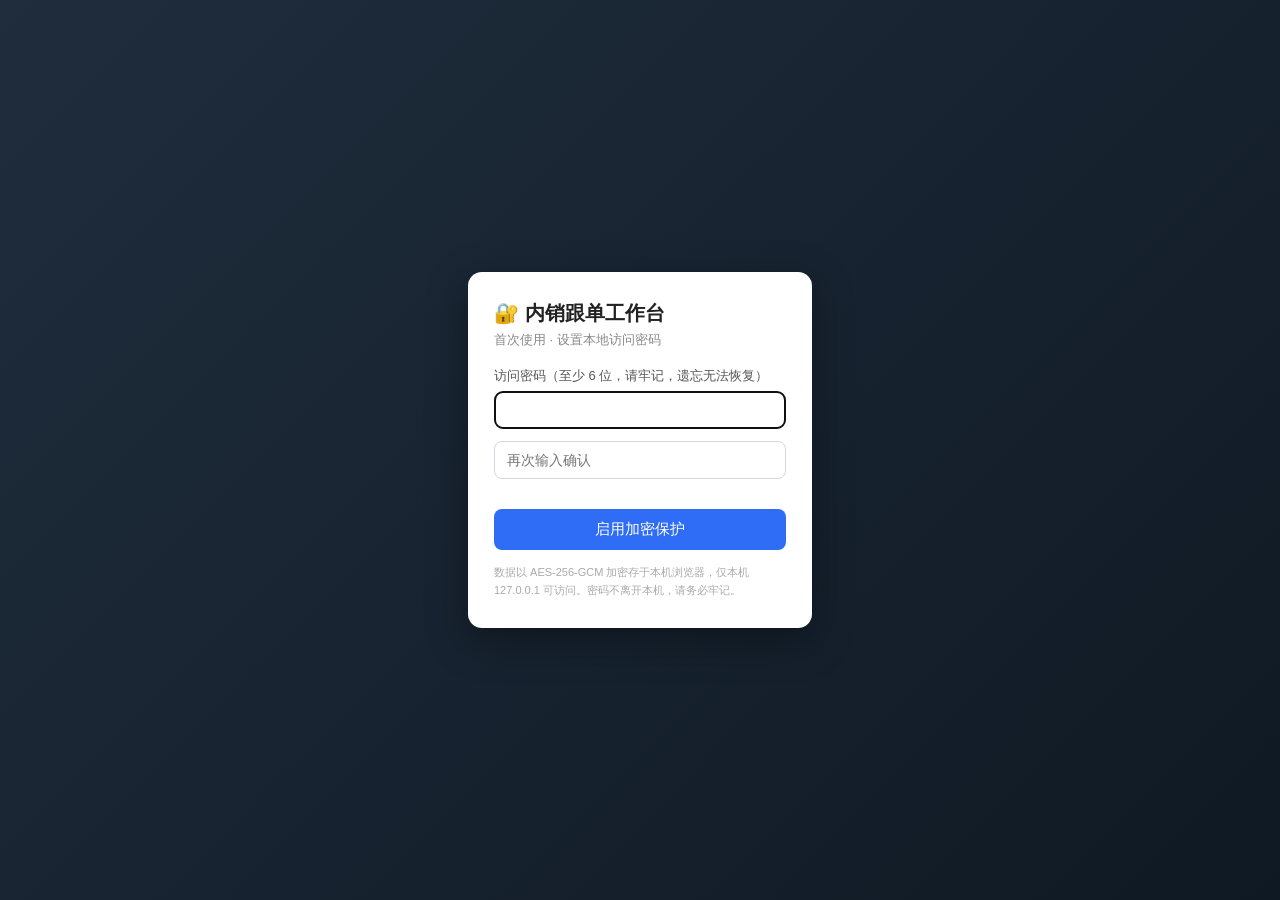
<file: staff/index.html>
<!DOCTYPE html>
<html lang="zh-CN">
<head>
  <meta charset="UTF-8" />
  <meta name="viewport" content="width=device-width, initial-scale=1.0" />
  <title>同事版 · 内销跟单工作台</title>
  <link rel="stylesheet" href="app.css?v=2" />
</head>
<body>
  <!-- 防止用户直接双击本地文件打开导致 localStorage 隔离 -->
  <script>
    if (location.protocol === 'file:') {
      document.write('<div style="padding:30px;font-family:Microsoft YaHei,sans-serif;max-width:700px;margin:50px auto;border:2px solid #d33;border-radius:10px;background:#fff5f5;color:#333;">');
      document.write('<h2 style="color:#d33;margin-top:0">⚠️ 请通过浏览器访问工作台</h2>');
      document.write('<p>你当前是以 <b>本地文件 (file://)</b> 方式打开，浏览器会把它当成一个独立站点，导致看不到任何数据。</p>');
      document.write('<p>请在浏览器地址栏输入以下地址访问：</p>');
      document.write('<p style="font-size:20px;font-weight:bold;background:#f0f0f0;padding:12px;border-radius:6px;"><a href="http://127.0.0.1:8800" style="color:#2f6df6;text-decoration:none">http://127.0.0.1:8800</a></p>');
      document.write('<p>或者双击桌面的「内销跟单工作台」快捷方式。</p>');
      document.write('</div>');
      throw new Error('file-protocol-blocked');
    }
  </script>
  <div id="app">
    <!-- 侧边栏 -->
    <aside class="sidebar">
      <div class="brand">
        <div class="logo">跟</div>
        <div class="brand-text">
          <strong>内销跟单工作台</strong>
          <small>Order Tracking</small>
        </div>
      </div>
      <nav id="nav">
        <a href="#/dashboard" data-route="dashboard"><span class="ic">▦</span> 数据看板</a>
        <a href="#/orders" data-route="orders"><span class="ic">📝</span> 订单管理</a>
        <a href="#/production" data-route="production"><span class="ic">🏭</span> 生产跟进</a>
        <a href="#/shipment" data-route="shipment"><span class="ic">🚚</span> 发货物流</a>
        <a href="#/noship" data-route="noship"><span class="ic">📤</span> 无单出货</a>
        <a href="#/customers" data-route="customers"><span class="ic">👥</span> 客户档案</a>
        <a href="#/reconciliation" data-route="reconciliation"><span class="ic">💰</span> 对账回款</a>
        <a href="#/exception" data-route="exception"><span class="ic">⚠️</span> 异常售后</a>
        <a href="#/returns" data-route="returns"><span class="ic">↩️</span> 退货管理</a>
        <a href="#/pendings" data-route="pendings"><span class="ic">📥</span> 待转采购</a>
        <a href="#/todo" data-route="todo"><span class="ic">✅</span> 待办中心</a>
        <a href="#/reports" data-route="reports"><span class="ic">📊</span> 报表中心</a>
        <a href="#/settings" data-route="settings"><span class="ic">⚙️</span> 设置</a>
      </nav>
      <div class="side-foot">本地存储 · 数据隐私安全<br /><a href="idb-diag.html" target="_blank" rel="noopener" style="color:#8ba0bd;text-decoration:none;font-size:11px">🧪 附件存储自检</a></div>
    </aside>

    <!-- 主区域 -->
    <main class="main">
      <header class="topbar">
        <div class="page-title" id="pageTitle">数据看板</div>
        <div class="top-search">
          <input id="globalSearch" type="text" placeholder="🔍 全局搜索：订单号 / 客户 / 产品 / 手机号" />
          <div id="searchResults" class="search-pop"></div>
        </div>
        <div class="top-actions">
          <button id="bellBtn" class="bell" title="消息提醒">🔔<span id="bellDot" class="dot hidden"></span></button>
        </div>
      </header>
      <section id="view" class="view"><!-- 各模块渲染到这里 --></section>
    </main>
  </div>

  <!-- 模态框容器 -->
  <div id="modalRoot"></div>
  <!-- 轻提示容器 -->
  <div id="toastRoot" class="toast-root"></div>

  <script src="lib/xlsx.full.min.js"></script>
  <script>window.__NXGD_STAFF__ = true;</script>
  <script src="store.js?v=1"></script>
  <script src="auth.js"></script>
  <script src="lib/supabase-js.js?v=1"></script>
  <script src="supabase-config.js?v=5"></script>
  <script src="sync.js?v=3"></script>
  <script src="app.js?v=10"></script>
</body>
</html>
</file>
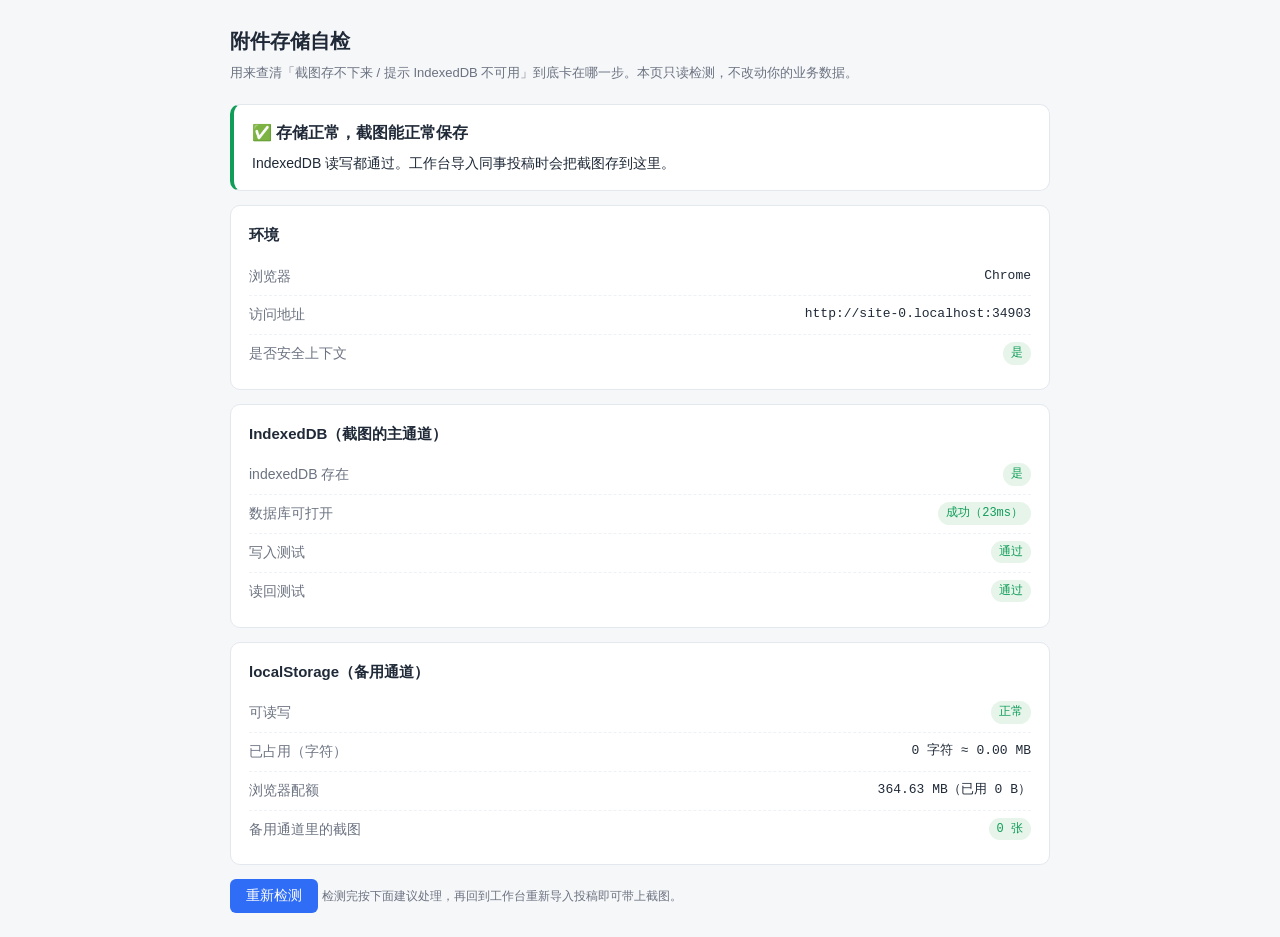
<file: staff/idb-diag.html>
<!DOCTYPE html>
<html lang="zh-CN">
<head>
<meta charset="utf-8">
<meta name="viewport" content="width=device-width,initial-scale=1">
<title>附件存储自检 · 内销跟单工作台</title>
<style>
  :root{
    --bg:#f6f7f9; --card:#fff; --line:#e3e8ef; --txt:#1f2937; --sub:#6b7280;
    --ok:#0f9d58; --warn:#b5730f; --err:#d93025; --brand:#2f6df6;
  }
  *{box-sizing:border-box}
  body{margin:0;padding:24px;background:var(--bg);color:var(--txt);
       font:14px/1.7 -apple-system,"Segoe UI","Microsoft YaHei",sans-serif}
  .wrap{max-width:820px;margin:0 auto}
  h1{font-size:20px;margin:0 0 4px}
  .sub{color:var(--sub);margin:0 0 20px;font-size:13px}
  .card{background:var(--card);border:1px solid var(--line);border-radius:10px;padding:16px 18px;margin-bottom:14px}
  .card h2{font-size:15px;margin:0 0 10px;display:flex;align-items:center;gap:8px}
  .row{display:flex;justify-content:space-between;gap:12px;padding:7px 0;border-bottom:1px dashed #eef1f5}
  .row:last-child{border-bottom:0}
  .k{color:var(--sub);flex:0 0 210px}
  .v{flex:1;text-align:right;font-family:Consolas,Menlo,monospace;font-size:13px;word-break:break-all}
  .tag{display:inline-block;padding:1px 8px;border-radius:99px;font-size:12px;font-family:inherit}
  .t-ok{background:#e6f4ea;color:var(--ok)}
  .t-warn{background:#fdf3e0;color:var(--warn)}
  .t-err{background:#fce8e6;color:var(--err)}
  #verdict{padding:14px 18px;border-radius:10px;border:1px solid var(--line);background:var(--card);margin-bottom:14px}
  #verdict .h{font-size:16px;font-weight:600;margin-bottom:6px}
  #verdict.ok{border-left:4px solid var(--ok)}
  #verdict.warn{border-left:4px solid var(--warn)}
  #verdict.err{border-left:4px solid var(--err)}
  ol{margin:8px 0 0;padding-left:20px}
  li{margin:4px 0}
  button{background:var(--brand);color:#fff;border:0;border-radius:6px;padding:8px 16px;font-size:14px;cursor:pointer}
  button:hover{filter:brightness(.95)}
  .hint{color:var(--sub);font-size:12px;margin-top:10px}
  code{background:#f1f3f6;padding:1px 5px;border-radius:4px;font-size:12px}
</style>
</head>
<body>
<div class="wrap">
  <h1>附件存储自检</h1>
  <p class="sub">用来查清「截图存不下来 / 提示 IndexedDB 不可用」到底卡在哪一步。本页只读检测，不改动你的业务数据。</p>

  <div id="verdict" class="warn"><div class="h">正在检测…</div><div id="verdict-body">请稍候</div></div>

  <div class="card">
    <h2>环境</h2>
    <div id="env"></div>
  </div>
  <div class="card">
    <h2>IndexedDB（截图的主通道）</h2>
    <div id="idb"></div>
  </div>
  <div class="card">
    <h2>localStorage（备用通道）</h2>
    <div id="ls"></div>
  </div>

  <button onclick="run()">重新检测</button>
  <span class="hint">检测完按下面建议处理，再回到工作台重新导入投稿即可带上截图。</span>
</div>

<script>
function el(id){return document.getElementById(id);}
function row(k,v,cls){
  return '<div class="row"><span class="k">'+k+'</span><span class="v">'+(cls?'<span class="tag '+cls+'">'+v+'</span>':v)+'</span></div>';
}
function esc(s){return String(s==null?'':s).replace(/[&<>]/g,function(c){return {'&':'&amp;','<':'&lt;','>':'&gt;'}[c];});}

/* ---------- IndexedDB 检测（含 8 秒挂起判定） ---------- */
function probeIDB(){
  return new Promise(function(resolve){
    var r = {has:typeof indexedDB!=='undefined', open:false, write:false, read:false, errName:'', errMsg:'', ms:0};
    var t0 = Date.now();
    if(!r.has){ r.errName='NoIndexedDB'; r.errMsg='浏览器没有 indexedDB 对象'; return resolve(r); }
    var req, settled=false;
    try{ req = indexedDB.open('nxgd_files',1); }catch(e){
      r.errName=(e&&e.name)||'SecurityError'; r.errMsg=(e&&e.message)||'open 直接抛错'; return resolve(r);
    }
    var timer = setTimeout(function(){
      if(settled) return; settled=true;
      r.errName='Timeout'; r.errMsg='打开数据库 8 秒无响应（多半被浏览器策略拦截/挂起）'; r.ms=Date.now()-t0; resolve(r);
    },8000);
    req.onupgradeneeded = function(){ req.result.createObjectStore('files',{keyPath:'id'}); };
    req.onerror = function(){ if(settled)return; settled=true; clearTimeout(timer);
      var e=req.error||{}; r.errName=e.name||'Error'; r.errMsg=e.message||'打开失败'; r.ms=Date.now()-t0; resolve(r); };
    req.onblocked = function(){ if(settled)return; settled=true; clearTimeout(timer);
      r.errName='Blocked'; r.errMsg='另一个标签页占用着旧版本数据库'; r.ms=Date.now()-t0; resolve(r); };
    req.onsuccess = function(){
      if(settled)return; settled=true; clearTimeout(timer);
      r.open=true; r.ms=Date.now()-t0;
      var db=req.result, tid='__diag__'+Date.now();
      var tx;
      try{ tx=db.transaction('files','readwrite'); }catch(e){
        r.errName=(e&&e.name)||'Error'; r.errMsg=(e&&e.message)||'无法创建事务'; return resolve(r);
      }
      tx.objectStore('files').put({id:tid,data:'diag'});
      tx.oncomplete=function(){
        r.write=true;
        var tx2=db.transaction('files','readonly');
        var g=tx2.objectStore('files').get(tid);
        g.onsuccess=function(){ r.read = !!(g.result && g.result.data==='diag');
          var tx3=db.transaction('files','readwrite'); tx3.objectStore('files').delete(tid); resolve(r); };
        g.onerror=function(){ resolve(r); };
      };
      tx.onerror=function(){ var e=tx.error||{}; r.errName=e.name||'Error'; r.errMsg=e.message||'写入失败'; resolve(r); };
    };
  });
}

/* ---------- localStorage 检测 ---------- */
function probeLS(){
  var o={ok:false,used:0,files:0,err:''};
  try{
    localStorage.setItem('__diag__','1'); localStorage.removeItem('__diag__'); o.ok=true;
  }catch(e){ o.err=(e&&e.name)||'Error'; return o; }
  try{
    for(var i=0;i<localStorage.length;i++){
      var k=localStorage.key(i);
      if(!k) continue;
      o.used += k.length + (localStorage.getItem(k)||'').length;
      if(k.indexOf('nxgd_file_')===0) o.files++;
    }
  }catch(e){}
  return o;
}

function fmt(n){ n=Number(n)||0; return n<1024? n+' B' : n<1048576? (n/1024).toFixed(1)+' KB' : (n/1048576).toFixed(2)+' MB'; }

function run(){
  el('verdict').className='warn'; el('verdict').querySelector('.h').textContent='正在检测…';
  el('verdict-body').textContent='请稍候';
  el('env').innerHTML=''; el('idb').innerHTML=''; el('ls').innerHTML='';

  var ua = navigator.userAgent;
  var browser = /Edg\//.test(ua)?'Edge':/Chrome\//.test(ua)?'Chrome':/Firefox\//.test(ua)?'Firefox':/Version\/.*Safari/.test(ua)?'Safari':'其它';
  el('env').innerHTML =
    row('浏览器', browser) +
    row('访问地址', location.protocol+'//'+location.host) +
    row('是否安全上下文', window.isSecureContext?'是':'否', window.isSecureContext?'t-ok':'t-warn');

  var ls = probeLS();
  var est = {quota:0, usage:0};
  var estP = (navigator.storage && navigator.storage.estimate)
    ? navigator.storage.estimate().then(function(e){ est.quota=e.quota||0; est.usage=e.usage||0; }).catch(function(){})
    : Promise.resolve();

  estP.then(probeIDB).then(function(r){
    /* ---- IndexedDB 面板 ---- */
    var h='';
    h += row('indexedDB 存在', r.has?'是':'否', r.has?'t-ok':'t-err');
    h += row('数据库可打开', r.open?'成功（'+r.ms+'ms）':'失败', r.open?'t-ok':'t-err');
    h += row('写入测试', r.write?'通过':'未通过', r.write?'t-ok':'t-err');
    h += row('读回测试', r.read?'通过':'未通过', r.read?'t-ok':'t-err');
    if(r.errName) h += row('错误类型', esc(r.errName)+' · '+esc(r.errMsg));
    el('idb').innerHTML=h;

    /* ---- localStorage 面板 ---- */
    var l='';
    l += row('可读写', ls.ok?'正常':'不可用 '+esc(ls.err), ls.ok?'t-ok':'t-err');
    l += row('已占用（字符）', ls.used.toLocaleString()+' 字符 ≈ '+(ls.used*2/1048576).toFixed(2)+' MB');
    if(est.quota) l += row('浏览器配额', fmt(est.quota)+'（已用 '+fmt(est.usage)+'）');
    l += row('备用通道里的截图', ls.files+' 张', ls.files?'t-warn':'t-ok');
    el('ls').innerHTML=l;

    /* ---- 结论 ---- */
    var v=el('verdict'), b=el('verdict-body');
    if(r.open && r.write && r.read){
      v.className='ok'; v.querySelector('.h').textContent='✅ 存储正常，截图能正常保存';
      b.innerHTML = 'IndexedDB 读写都通过。工作台导入同事投稿时会把截图存到这里。'+
        (ls.files? ' 注意：有 '+ls.files+' 张截图目前存放在备用通道（localStorage），建议在这台电脑上重新导入一次投稿，让它们回到主通道。':'');
      return;
    }
    v.className='err'; v.querySelector('.h').textContent='❌ IndexedDB 不可用，截图会被丢弃（文字信息照常导入）';
    var steps='';
    if(r.errName==='Blocked'){
      steps='<ol><li>把其它打开着工作台的标签页全部关掉（尤其是老版本页面）</li><li>回到本页面点「重新检测」，直到显示存储正常</li></ol>';
    }else{
      steps='<ol>'+
        '<li><b>换普通窗口</b>：无痕/隐私窗口下部分浏览器禁用存储 —— 用普通窗口打开 <code>'+location.protocol+'//'+location.host+'</code></li>'+
        '<li><b>允许站点数据</b>：地址栏左侧锁图标 → 站点设置 → Cookie 和站点数据 → 选「允许」；同时确认系统设置里没有勾「阻止第三方 Cookie / 关闭浏览器时清除数据」</li>'+
        '<li><b>不要用兼容模式</b>：确认是 Chrome / Edge 最新版，不是 IE 内核或极速/兼容模式</li>'+
        '<li><b>确认是网页不是本地文件</b>：地址应以 <code>http://</code> 开头，不要双击 html 用 <code>file://</code> 打开</li>'+
        '<li>改完点上面「重新检测」；显示存储正常后，回工作台重新导入投稿即可带上截图</li>'+
      '</ol>';
    }
    b.innerHTML='失败原因：<b>'+esc(r.errName||'未知')+'</b> —— '+esc(r.errMsg||'')+'<br>已启用备用通道：'+
      (ls.ok? '可用，但空间有限，装不下的图仍会丢弃。':'不可用。')+steps;
  });
}
run();
</script>
</body>
</html>
</file>
<file: staff/app.css>
/* ===================== 内销跟单工作台 样式 ===================== */
* { box-sizing: border-box; margin: 0; padding: 0; }
:root{
  --bg:#f4f6fa; --panel:#ffffff; --line:#e6e9f0; --text:#1f2733; --muted:#7a8699;
  --primary:#2f6fed; --primary-d:#1f56c4; --shadow:0 2px 10px rgba(20,40,80,.06);
  --blue:#2f6fed; --purple:#8b5cf6; --orange:#f59e0b; --teal:#14b8a6; --indigo:#6366f1;
  --green:#16a34a; --red:#e11d48; --gray:#94a3b8;
}
body{ font-family:"Microsoft YaHei","PingFang SC",-apple-system,Segoe UI,sans-serif;
  background:var(--bg); color:var(--text); font-size:14px; }
a{ color:inherit; text-decoration:none; }
button{ font-family:inherit; cursor:pointer; }
.hidden{ display:none !important; }

/* 布局：整页锁定视口高度；左侧导航与右侧内容各自独立滚动，互不联动 */
#app{ display:flex; height:100vh; overflow:hidden; }
.sidebar{ width:218px; background:#10213e; color:#cdd7ea; display:flex; flex-direction:column;
  position:fixed; top:0; bottom:0; left:0; }
.brand{ display:flex; align-items:center; gap:10px; padding:18px 18px 14px; }
.logo{ width:38px; height:38px; border-radius:9px; background:linear-gradient(135deg,#2f6fed,#36c5f0);
  color:#fff; display:flex; align-items:center; justify-content:center; font-weight:700; font-size:18px; }
.brand-text strong{ display:block; color:#fff; font-size:15px; }
.brand-text small{ color:#7e8db0; font-size:11px; letter-spacing:.5px; }
#nav{ flex:1; min-height:0; padding:8px 10px; overflow-y:auto; overscroll-behavior:contain; }
#nav a{ display:flex; align-items:center; gap:10px; padding:10px 12px; border-radius:8px;
  color:#b9c4dc; margin-bottom:3px; font-size:14px; transition:.15s; }
#nav a:hover{ background:rgba(255,255,255,.07); color:#fff; }
#nav a.active{ background:var(--primary); color:#fff; box-shadow:0 4px 12px rgba(47,111,237,.4); }
#nav .ic{ width:18px; text-align:center; }
.side-foot{ padding:14px 16px; font-size:11px; color:#5d6c8c; border-top:1px solid rgba(255,255,255,.07); }

.main{ flex:1; margin-left:218px; display:flex; flex-direction:column; height:100vh; overflow:hidden; min-width:0; }
.topbar{ height:60px; background:var(--panel); border-bottom:1px solid var(--line); flex-shrink:0;
  display:flex; align-items:center; gap:18px; padding:0 22px; position:relative; z-index:20; }
.page-title{ font-size:18px; font-weight:700; white-space:nowrap; }
.top-search{ flex:1; position:relative; max-width:520px; }
.top-search input{ width:100%; height:38px; border:1px solid var(--line); border-radius:20px;
  padding:0 16px 0 38px; background:#f7f9fc; outline:none; font-size:13px; }
.top-search::before{ content:"🔍"; position:absolute; left:14px; top:9px; font-size:14px; }
.search-pop{ position:absolute; top:46px; left:0; right:0; background:#fff; border:1px solid var(--line);
  border-radius:10px; box-shadow:var(--shadow); max-height:360px; overflow:auto; z-index:50; }
.search-pop .item{ padding:9px 14px; border-bottom:1px solid #f0f2f7; cursor:pointer; }
.search-pop .item:hover{ background:#f5f8ff; }
.search-pop .grp{ padding:6px 14px; font-size:11px; color:var(--muted); background:#fafbfe; }
.top-actions{ display:flex; align-items:center; gap:10px; }
.bell{ position:relative; width:38px; height:38px; border:1px solid var(--line); border-radius:50%;
  background:#fff; font-size:16px; }
.bell .dot{ position:absolute; top:6px; right:7px; width:9px; height:9px; background:var(--red);
  border-radius:50%; border:2px solid #fff; }

.view{ flex:1; min-height:0; overflow-y:auto; overscroll-behavior:contain; padding:22px; }

/* 卡片 / 看板 */
.panel{ background:var(--panel); border:1px solid var(--line); border-radius:12px; box-shadow:var(--shadow); }
.grid{ display:grid; gap:16px; }
.cards{ grid-template-columns:repeat(auto-fill,minmax(200px,1fr)); }
.stat-card{ padding:18px; border-radius:12px; background:#fff; border:1px solid var(--line);
  box-shadow:var(--shadow); position:relative; overflow:hidden; }
.stat-card .label{ color:var(--muted); font-size:13px; }
.stat-card .val{ font-size:26px; font-weight:800; margin-top:6px; }
.stat-card .sub{ font-size:12px; color:var(--muted); margin-top:4px; }
.stat-card .bar{ position:absolute; left:0; top:0; bottom:0; width:4px; }

.kpi-row{ display:grid; grid-template-columns:repeat(auto-fill,minmax(180px,1fr)); gap:16px; margin-bottom:18px; }

/* 工具栏 */
.toolbar{ display:flex; flex-wrap:wrap; gap:10px; align-items:center; margin-bottom:14px; }
.toolbar .spacer{ flex:1; }
.input, select.input, input.input{ height:36px; border:1px solid var(--line); border-radius:8px;
  padding:0 12px; background:#fff; outline:none; font-size:13px; }
.input:focus{ border-color:var(--primary); }
.btn{ height:36px; padding:0 16px; border-radius:8px; border:1px solid var(--line); background:#fff;
  color:var(--text); font-size:13px; display:inline-flex; align-items:center; gap:6px; }
.btn:hover{ border-color:var(--primary); color:var(--primary); }
.btn.primary{ background:var(--primary); color:#fff; border-color:var(--primary); }
.btn.primary:hover{ background:var(--primary-d); color:#fff; }
.btn.danger{ background:#fff; color:var(--red); border-color:#f3c2cd; }
.btn.danger:hover{ background:#fff0f3; }
.btn.sm{ height:30px; padding:0 10px; font-size:12px; }
.btn.ghost{ background:transparent; border-color:transparent; color:var(--primary); }

/* 表格 */
.table-wrap{ background:#fff; border:1px solid var(--line); border-radius:12px; overflow:auto; box-shadow:var(--shadow); }
table.tbl{ width:100%; border-collapse:collapse; font-size:13px; }
.tbl th{ background:#f7f9fc; text-align:left; padding:11px 12px; font-weight:600; color:#3a4659;
  border-bottom:1px solid var(--line); white-space:nowrap; position:sticky; top:0; }
.tbl td{ padding:10px 12px; border-bottom:1px solid #f1f3f8; vertical-align:middle; }
.tbl tr:hover td{ background:#f8fbff; }
.tbl .nowrap{ white-space:nowrap; }
.tbl tr.row-canceled td{ color:#aab1bd; }
.tbl tr.row-canceled:hover td{ background:#f4f5f7; }
.empty{ padding:40px; text-align:center; color:var(--muted); }

/* 徽章 */
.badge{ display:inline-block; padding:2px 9px; border-radius:20px; font-size:12px; font-weight:600; color:#fff; }
.b-blue{ background:var(--blue); } .b-purple{ background:var(--purple); } .b-orange{ background:var(--orange); }
.b-teal{ background:var(--teal); } .b-indigo{ background:var(--indigo); } .b-green{ background:var(--green); }
.b-red{ background:var(--red); } .b-gray{ background:var(--gray); }
.tag{ display:inline-block; padding:1px 8px; border-radius:6px; font-size:12px; background:#eef2fb; color:#2f6fed; margin:0 3px 3px 0; }
.row-warn{ background:#fff8e6 !important; }
.row-danger{ background:#ffeef1 !important; }
.noship-product-cell{ line-height:1.45; white-space:normal; max-width:280px; }
.noship-product-line{ margin-bottom:2px; }
.noship-product-line:last-child{ margin-bottom:0; }
.noship-prod-meta{ color:#7a8699; font-size:12px; margin-left:6px; }

/* 进度条 */
.pbar{ height:8px; background:#eef1f6; border-radius:6px; overflow:hidden; min-width:80px; }
.pbar > i{ display:block; height:100%; background:var(--primary); }

/* 模态框 */
.modal-mask{ position:fixed; inset:0; background:rgba(15,25,45,.45); display:flex; align-items:flex-start;
  justify-content:center; z-index:100; padding:40px 16px; overflow:auto; }
.modal{ background:#fff; border-radius:14px; width:760px; max-width:100%; box-shadow:0 20px 60px rgba(0,0,0,.25); }
.modal.sm{ width:480px; }
.modal.lg{ width:960px; }
.modal-head{ display:flex; align-items:center; justify-content:space-between; padding:16px 20px;
  border-bottom:1px solid var(--line); }
.modal-head h3{ font-size:16px; }
.modal-close{ border:none; background:none; font-size:22px; color:var(--muted); line-height:1; }
.modal-body{ padding:18px 20px; max-height:70vh; overflow:auto; }
.modal-foot{ padding:14px 20px; border-top:1px solid var(--line); display:flex; justify-content:flex-end; gap:10px; }
.form-grid{ display:grid; grid-template-columns:1fr 1fr; gap:14px 18px; }
.form-grid .full{ grid-column:1 / -1; }
.field label{ display:block; font-size:12px; color:#5a6678; margin-bottom:5px; }
.field label .req{ color:var(--red); margin-left:2px; }
.field input, .field select, .field textarea{ width:100%; height:38px; border:1px solid var(--line);
  border-radius:8px; padding:0 11px; font-size:13px; outline:none; background:#fff; }
.field textarea{ height:72px; padding:9px 11px; resize:vertical; }
.field input:focus, .field select:focus, .field textarea:focus{ border-color:var(--primary); }
.sec-title{ grid-column:1/-1; font-weight:700; color:var(--primary); margin-top:6px; font-size:13px;
  border-left:3px solid var(--primary); padding-left:8px; }

/* 文件 */
.file-list{ display:flex; flex-wrap:wrap; gap:8px; }
.file-chip{ display:inline-flex; align-items:center; gap:6px; background:#f3f6fc; border:1px solid var(--line);
  border-radius:8px; padding:5px 9px; font-size:12px; }
.file-chip a{ color:var(--primary); }
.file-chip .del{ color:var(--red); cursor:pointer; }

/* 提醒列表 */
.alert-item{ display:flex; gap:12px; align-items:flex-start; padding:12px 14px; border:1px solid var(--line);
  border-radius:10px; margin-bottom:10px; background:#fff; }
.alert-item.danger{ border-color:#f3c2cd; background:#fff6f8; }
.alert-item.warn{ border-color:#f3e0bf; background:#fffaf0; }
.alert-item .ico{ font-size:18px; }
.alert-item .txt{ flex:1; }
.alert-item .txt b{ display:block; margin-bottom:2px; }
.alert-item .txt small{ color:var(--muted); }

/* 待办 */
.todo-group{ margin-bottom:18px; }
.todo-group h4{ font-size:14px; margin-bottom:8px; display:flex; align-items:center; gap:8px; }
.todo-group .cnt{ background:var(--primary); color:#fff; border-radius:12px; padding:1px 9px; font-size:12px; }
.todo-item{ display:flex; align-items:center; gap:10px; padding:11px 14px; background:#fff; border:1px solid var(--line);
  border-radius:9px; margin-bottom:7px; }
.todo-item .pri{ width:6px; height:34px; border-radius:4px; }
.todo-item .pri.h{ background:var(--red); } .todo-item .pri.m{ background:var(--orange); } .todo-item .pri.l{ background:var(--gray); }
.todo-item .body{ flex:1; }
.todo-item .body b{ font-size:13px; } .todo-item .body small{ color:var(--muted); display:block; }
.todo-item .act{ display:flex; gap:6px; }

/* 详情 */
.detail dl{ display:grid; grid-template-columns:120px 1fr; gap:8px 12px; margin:0; }
.detail dt{ color:var(--muted); font-size:13px; }
.detail dd{ font-size:13px; word-break:break-all; }
.timeline{ border-left:2px solid var(--line); margin-left:6px; padding-left:16px; }
.timeline .ev{ position:relative; margin-bottom:12px; }
.timeline .ev::before{ content:""; position:absolute; left:-22px; top:3px; width:10px; height:10px;
  border-radius:50%; background:var(--primary); }
.timeline .ev small{ color:var(--muted); }

/* 分栏 */
.two-col{ display:grid; grid-template-columns:1fr 1fr; gap:18px; }
@media (max-width:1000px){ .form-grid,.two-col{ grid-template-columns:1fr; } }

/* 轻提示 */
.toast-root{ position:fixed; right:20px; top:74px; z-index:200; display:flex; flex-direction:column; gap:10px; }
.toast{ background:#fff; border:1px solid var(--line); border-left:4px solid var(--primary); border-radius:10px;
  padding:12px 16px; box-shadow:0 10px 30px rgba(0,0,0,.12); min-width:240px; font-size:13px; animation:slidein .25s; }
.toast.ok{ border-left-color:var(--green); } .toast.warn{ border-left-color:var(--orange); }
.toast.err{ border-left-color:var(--red); }
@keyframes slidein{ from{ opacity:0; transform:translateX(20px); } to{ opacity:1; transform:none; } }

/* 简易图表条 */
.chart-bar{ display:flex; align-items:flex-end; gap:10px; height:160px; padding:10px 0; }
.chart-bar .col{ flex:1; display:flex; flex-direction:column; align-items:center; justify-content:flex-end; gap:6px; }
.chart-bar .col .bar{ width:70%; background:linear-gradient(180deg,#5b8df6,#2f6fed); border-radius:6px 6px 0 0; }
.chart-bar .col .lab{ font-size:11px; color:var(--muted); }
.chart-bar .col .num{ font-size:12px; font-weight:700; }

/* ===================== 数据备份（方案 A） ===================== */
.card{ background:var(--panel); border:1px solid var(--line); border-radius:12px; box-shadow:var(--shadow); margin-bottom:16px; }
.card-h{ padding:16px 18px; font-size:15px; font-weight:700; border-bottom:1px solid var(--line); display:flex; align-items:center; gap:8px; }
.card-h .hint{ font-weight:400; font-size:12px; color:var(--muted); }
.card-b{ padding:18px; }
.row{ display:flex; align-items:center; gap:14px; flex-wrap:wrap; margin-bottom:14px; }
.muted{ color:var(--muted); font-size:13px; line-height:1.7; }
.hint{ color:var(--muted); font-size:12px; }
.switch{ display:inline-flex; align-items:center; gap:6px; font-size:13px; color:var(--text); cursor:pointer; }
.backup-list{ display:flex; flex-direction:column; gap:10px; }
.backup-item{ display:flex; align-items:center; justify-content:space-between; gap:12px; padding:12px 14px; border:1px solid var(--line); border-radius:10px; background:#fafbfe; }
.backup-meta{ display:flex; flex-direction:column; gap:3px; min-width:0; }
.backup-meta b{ font-size:13px; color:var(--text); word-break:break-all; }
.backup-meta span{ font-size:12px; color:var(--muted); }
.backup-acts{ display:flex; gap:8px; flex-shrink:0; }
.backup-item.empty-bak{ opacity:.7; background:#f5f5f5; }
code{ background:#eef1f7; border:1px solid var(--line); border-radius:5px; padding:1px 6px; font-size:12px; color:#33415c; font-family:Consolas,Menlo,monospace; }
</file>
